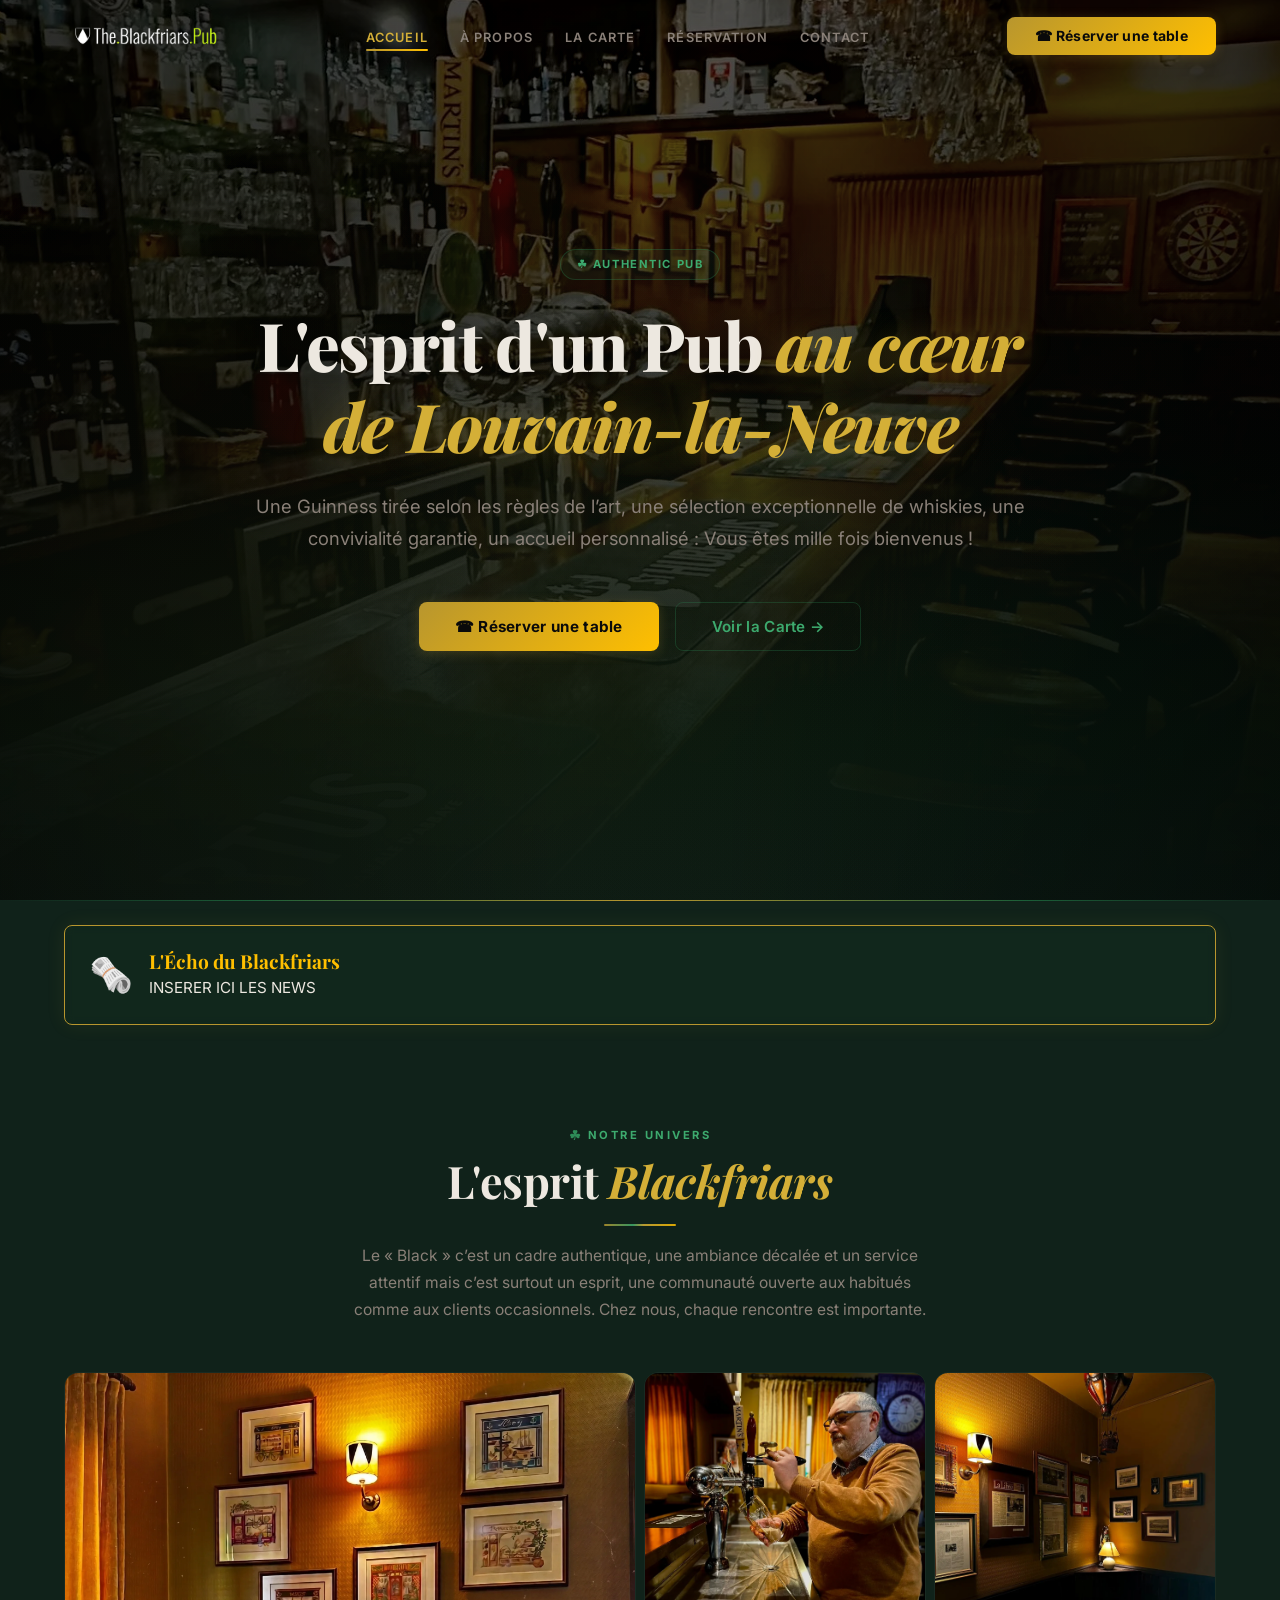
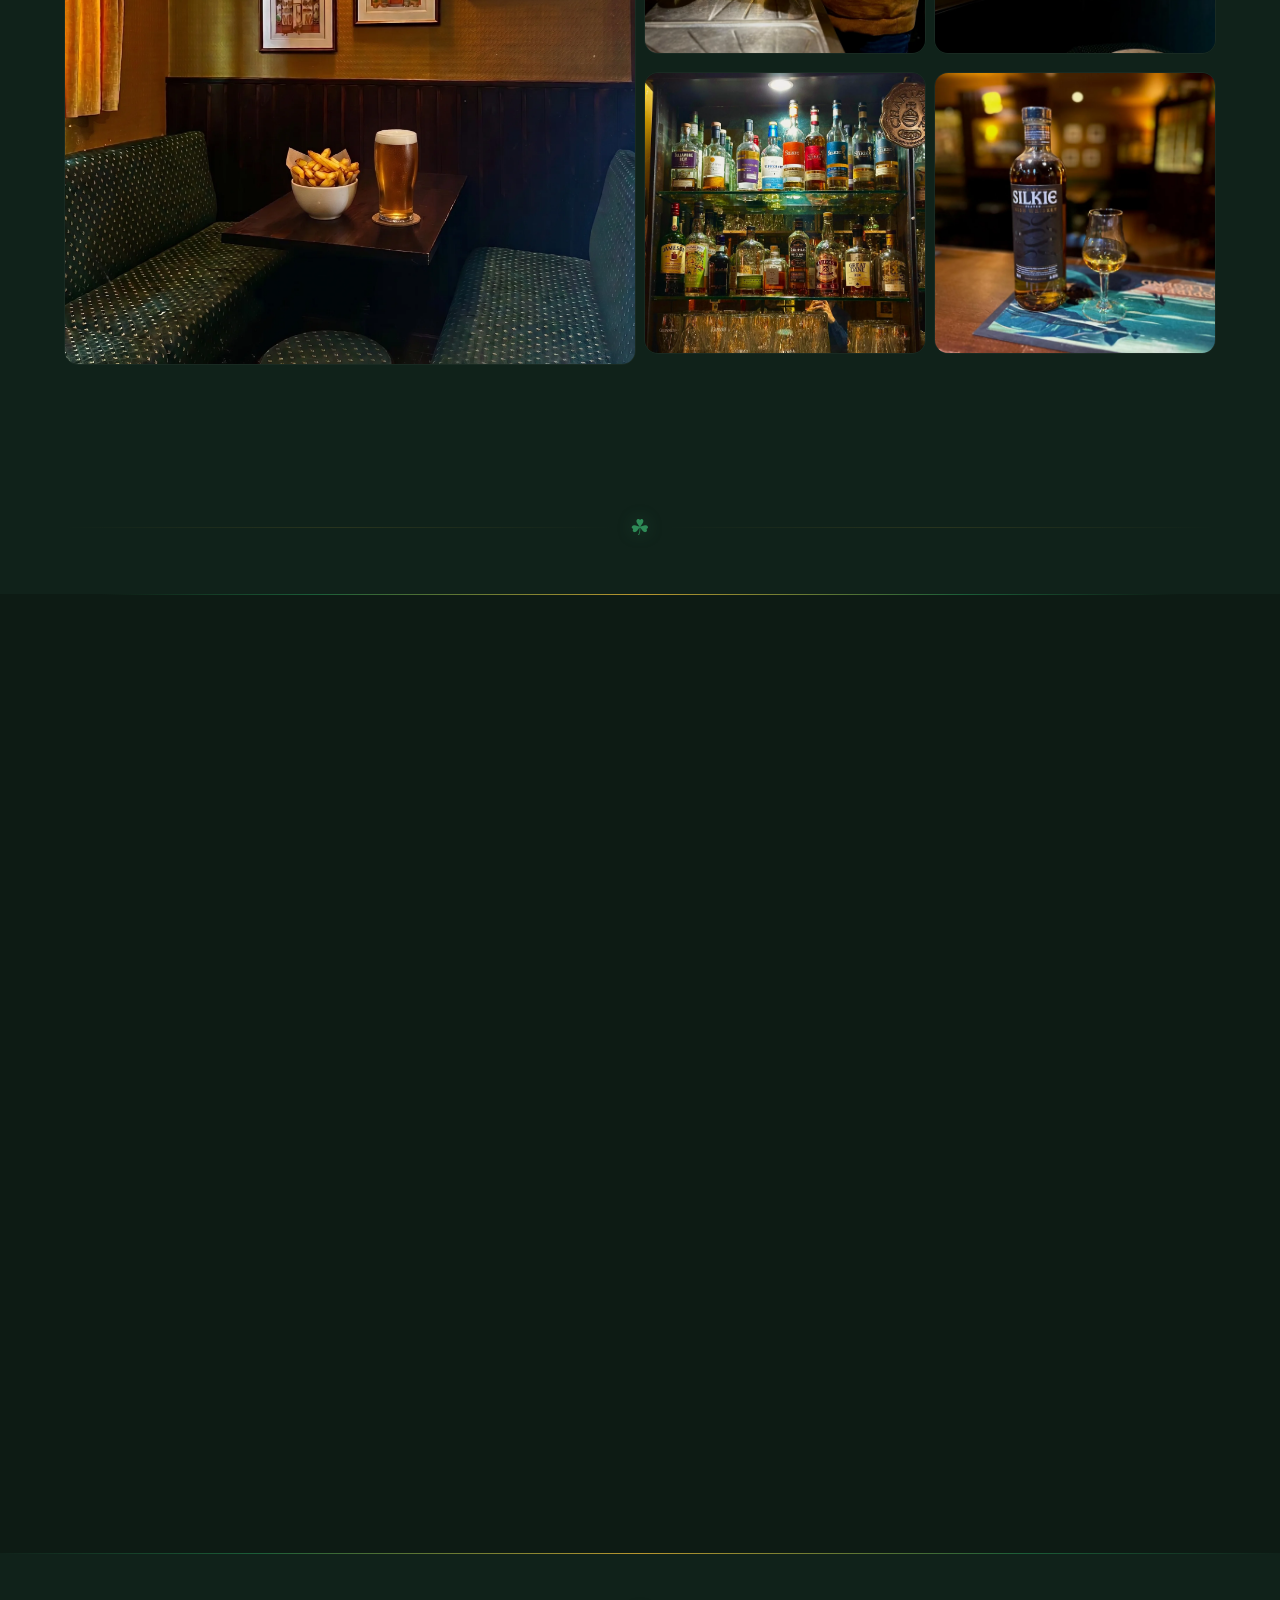
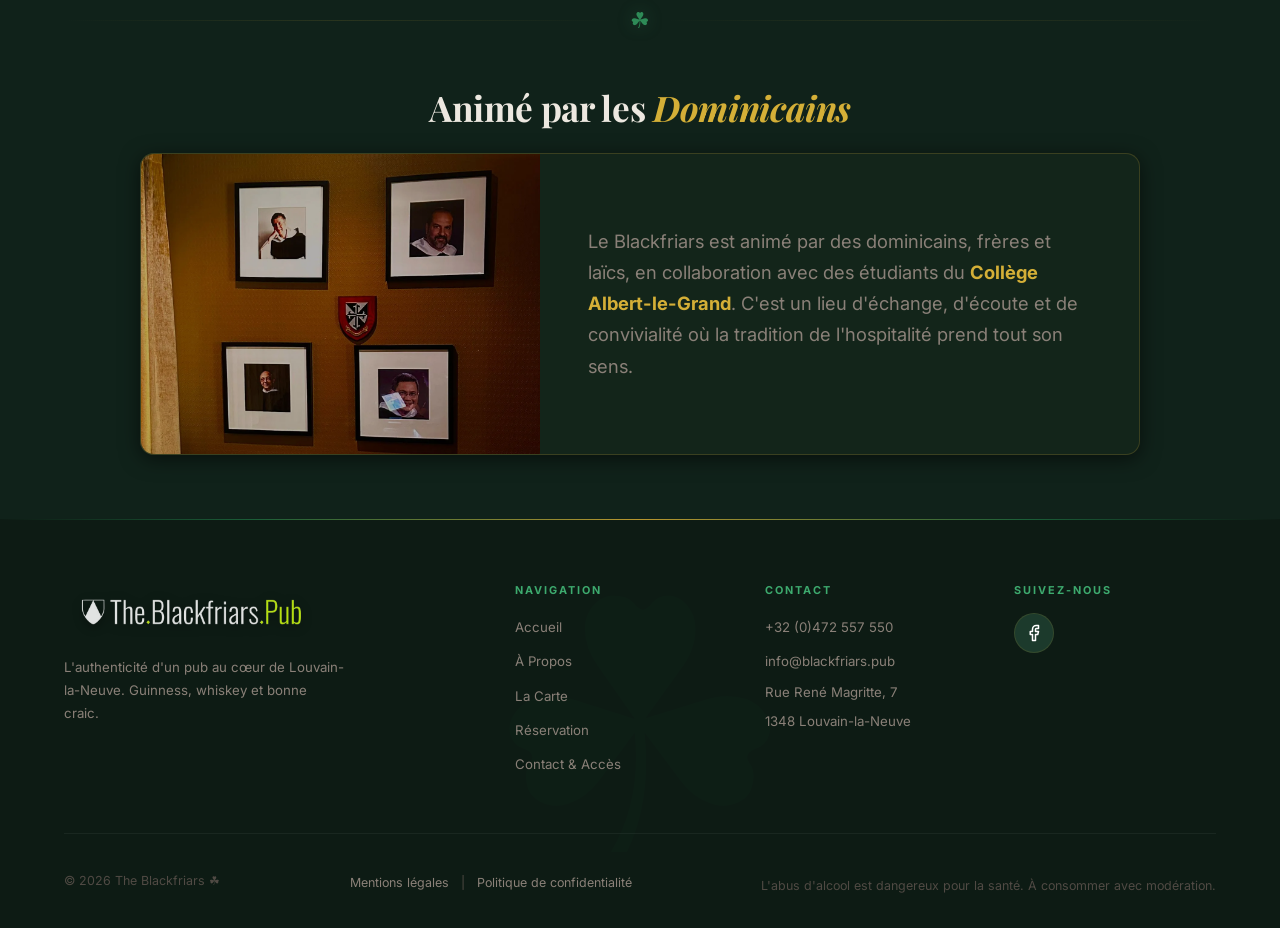
<file: index.html>
<!DOCTYPE html>
<html lang="fr">

<head>
    <meta charset="UTF-8">
    <meta name="viewport" content="width=device-width, initial-scale=1.0">
    <title>The Blackfriars – Irish Pub Authentique à Louvain-la-Neuve</title>
    <meta name="description"
        content="The Blackfriars, l'authenticité d'un pub irlandais au cœur de Louvain-la-Neuve. Guinness, whiskey, live music et quiz nights. Sláinte !">
    <meta name="theme-color" content="#00402E">
    <link rel="icon" type="image/webp" href="assets/logo.webp">

    <!-- Open Graph -->
    <meta property="og:title" content="The Blackfriars – Irish Pub Authentique">
    <meta property="og:description"
        content="L'authenticité d'un pub irlandais au cœur de Louvain-la-Neuve. Guinness, whiskey, live music et bonne craic.">
    <meta property="og:type" content="website">
    <meta property="og:image" content="assets/header.webp">

    <!-- Schema.org JSON-LD -->
    <script type="application/ld+json">
    {
        "@context": "https://schema.org",
        "@type": "BarOrPub",
        "name": "The Blackfriars",
        "description": "Irish Pub authentique au cœur de Louvain-la-Neuve. Guinness, bières pression, whiskey, cocktails, live music et diffusion de matchs.",
        "url": "https://theblackfriars.be",
        "telephone": "+32-472-557-550",
        "email": "info@blackfriars.pub",
        "address": {
            "@type": "PostalAddress",
            "streetAddress": "Rue René Magritte, 7",
            "addressLocality": "Louvain-la-Neuve",
            "postalCode": "1348",
            "addressCountry": "BE"
        },
        "geo": {
            "@type": "GeoCoordinates",
            "latitude": 50.6686,
            "longitude": 4.6118
        },
        "openingHoursSpecification": [
            {"@type": "OpeningHoursSpecification", "dayOfWeek": "Monday", "opens": "16:00", "closes": "00:00"},
            {"@type": "OpeningHoursSpecification", "dayOfWeek": "Tuesday", "opens": "16:00", "closes": "00:00"},
            {"@type": "OpeningHoursSpecification", "dayOfWeek": "Wednesday", "opens": "16:00", "closes": "00:00"},
            {"@type": "OpeningHoursSpecification", "dayOfWeek": "Thursday", "opens": "16:00", "closes": "01:00"},
            {"@type": "OpeningHoursSpecification", "dayOfWeek": "Friday", "opens": "16:00", "closes": "02:00"},
            {"@type": "OpeningHoursSpecification", "dayOfWeek": "Saturday", "opens": "12:00", "closes": "02:00"},
            {"@type": "OpeningHoursSpecification", "dayOfWeek": "Sunday", "opens": "12:00", "closes": "23:00"}
        ],
        "servesCuisine": ["Irish", "British", "Pub Food", "Cocktails"],
        "priceRange": "€€",
        "image": "assets/header.webp",
        "sameAs": [
            "https://www.facebook.com/TheBlackfriarsPub/?locale=fr_FR"
        ],
        "hasMenu": {
            "@type": "Menu",
            "url": "carte.html"
        },
        "acceptsReservations": "True"
    }
    </script>

    <link rel="stylesheet" href="css/style.css">
</head>

<body>

    <!-- ═══ HEADER ═══ -->
    <header class="site-header" id="siteHeader">
        <div class="header-inner">
            <a href="index.html" class="logo" aria-label="The Blackfriars – Accueil">
                <img src="assets/logo-long.webp" alt="The Blackfriars – Irish Pub Logo" class="logo-img">
            </a>

            <nav class="nav-desktop" aria-label="Navigation principale">
                <ul>
                    <li><a href="index.html" class="active">Accueil</a></li>
                    <li><a href="a-propos.html">À Propos</a></li>
                    <li><a href="carte.html">La Carte</a></li>
                    <li><a href="reservation.html">Réservation</a></li>
                    <li><a href="contact.html">Contact</a></li>
                </ul>
            </nav>

            <a href="reservation.html" class="btn btn-primary header-cta" id="headerReserveBtn">
                ☎ Réserver une table
            </a>

            <button class="burger" id="burger" aria-label="Ouvrir le menu" aria-expanded="false">
                <span></span><span></span><span></span>
            </button>
        </div>
    </header>

    <!-- Mobile Nav Overlay -->
    <nav class="nav-mobile" id="mobileNav" aria-label="Navigation mobile">
        <ul>
            <li><a href="index.html" class="active">Accueil</a></li>
            <li><a href="a-propos.html">À Propos</a></li>
            <li><a href="carte.html">La Carte</a></li>
            <li><a href="reservation.html">Réservation</a></li>
            <li><a href="contact.html">Contact</a></li>
        </ul>
        <div class="mobile-cta">
            <a href="reservation.html" class="btn btn-primary btn-lg">☎ Réserver une table</a>
        </div>
    </nav>

    <!-- ═══ HERO ═══ -->
    <section class="hero" id="hero">
        <div class="hero-bg">
            <img src="assets/header.webp" alt="Façade chaleureuse du pub irlandais The Blackfriars la nuit" width="1920"
                height="1080" loading="eager">
        </div>
        <div class="hero-overlay"></div>

        <div class="hero-content">
            <div class="hero-badge">☘ Authentic Pub</div>
            <h1>L'esprit d'un Pub <span class="accent">au cœur de Louvain-la-Neuve</span></h1>
            <p class="hero-subtitle">Une Guinness tirée selon les règles de l’art, une sélection exceptionnelle de whiskies, une convivialité garantie, un accueil personnalisé : Vous êtes mille fois bienvenus !</p>
            <div class="hero-actions">
                <a href="reservation.html" class="btn btn-primary btn-lg">☎ Réserver une table</a>
                <a href="carte.html" class="btn btn-secondary btn-lg">Voir la Carte →</a>
            </div>
        </div>

    </section>

    <!-- ═══ LIGNE DE TRANSITION ═══ -->
    <div style="width: 100%; height: 1px; background: linear-gradient(90deg, transparent, var(--color-irish-dim) 20%, var(--color-gold-dark) 50%, var(--color-irish-dim) 80%, transparent); margin: 0; position: relative;"></div>

    <!-- ═══ L'ÉCHO DU BLACKFRIARS (News) ═══ -->
    <div class="container reveal">
        <div class="echo-block">
            <div class="echo-icon">🗞️</div>
            <div class="echo-content">
                <h3>L'Écho du Blackfriars</h3>
                <p>INSERER ICI LES NEWS</p>
            </div>
        </div>
    </div>

    <!-- ═══ AMBIANCE GALLERY ═══ -->
    <section class="section" id="ambiance">
        <div class="container">
            <div class="text-center reveal">
                <span class="section-label">Notre Univers</span>
                <h2 class="section-title">L'esprit <span class="accent">Blackfriars</span></h2>
                <hr class="gold-line">
                <p class="section-desc">Le « Black » c’est un cadre authentique, une ambiance décalée et un service attentif mais c’est surtout un esprit, une communauté ouverte aux habitués comme aux clients occasionnels. Chez nous, chaque rencontre est importante.</p>
            </div>

            <div class="gallery-grid reveal">
                <div class="gallery-item">
                    <img src="assets/ambiance.webp"
                        alt="Intérieur du pub The Blackfriars, cuir vert, boiseries celtiques et lanterne" width="800"
                        height="450" loading="lazy">
                </div>
                <div class="gallery-item">
                    <img src="assets/img/guinness-tireuse.webp" alt="Pinte de Guinness tirée à la perfection au bar"
                        width="400" height="400" loading="lazy">
                </div>
                <div class="gallery-item">
                    <img src="assets/img/mongolfiere.webp" alt="Groupe de musique folk live au Blackfriars" width="400"
                        height="400" loading="lazy">
                </div>
                <div class="gallery-item">
                    <img src="assets/img/whisky-zoom.webp" alt="Sélection de plats irish du Blackfriars" width="400"
                        height="400" loading="lazy">
                </div>
                <div class="gallery-item">
                    <img src="assets/img/silkie.webp" alt="Cocktail signature au Blackfriars" width="400" height="400"
                        loading="lazy">
                </div>
            </div>
        </div>
    </section>

    <!-- ═══ SHAMROCK DIVIDER ═══ -->
    <div class="container">
        <div class="shamrock-divider">
            <span class="shamrock-icon">☘</span>
        </div>
    </div>




    <!-- ═══ HOURS WIDGET ═══ -->
    <section class="section section-dark" id="horaires">
        <div class="container">
            <div class="text-center reveal">
                <span class="section-label">Horaires</span>
                <h2 class="section-title">Quand nous <span class="accent">retrouver</span></h2>
                <hr class="gold-line">
            </div>

            <div class="hours-widget-container reveal" id="hoursWidget">
                <div class="hours-card">
                    <!-- Status Header -->
                    <div class="hours-status-header status-closed" id="hoursStatusTracker">
                        <span class="pulse-dot"></span>
                        <span class="status-text" id="statusText">Calcul en cours...</span>
                    </div>

                    <!-- Table -->
                    <div class="hours-table" id="hoursTable">
                        <div class="hours-row" data-day="1">
                            <span class="day-name">Lundi</span>
                            <span class="day-time">19h00 — 00h00</span>
                        </div>
                        <div class="hours-row" data-day="2">
                            <span class="day-name">Mardi</span>
                            <span class="day-time">19h00 — 00h00</span>
                        </div>
                        <div class="hours-row" data-day="3">
                            <span class="day-name">Mercredi</span>
                            <span class="day-time">19h00 — 00h00</span>
                        </div>
                        <div class="hours-row" data-day="4">
                            <span class="day-name">Jeudi</span>
                            <span class="day-time">19h00 — 00h00</span>
                        </div>
                        <div class="hours-row" data-day="5">
                            <span class="day-name">Vendredi</span>
                            <span class="day-time">19h00 — 00h00</span>
                        </div>
                        <div class="hours-row closed" data-day="6">
                            <span class="day-name">Samedi</span>
                            <span class="day-time">Fermé</span>
                        </div>
                        <div class="hours-row closed" data-day="0">
                            <span class="day-name">Dimanche</span>
                            <span class="day-time">Fermé</span>
                        </div>
                    </div>

                    <div class="hours-footer">
                        Hors jours fériés et congés universitaires.
                    </div>
                </div>

                <!-- Kitchen section -->
                <div class="kitchen-card">
                    <h3>🍽️ Service Cuisine</h3>
                    <p>Petite restauration de 19h00 à 21h30</p>
                    <p class="kitchen-note">(Réservation souhaitée jusqu'à 18h30 pour le jour même).</p>
                </div>
            </div>
        </div>
    </section>

    <!-- ═══ LIGNE DE TRANSITION ═══ -->
    <div style="width: 100%; height: 1px; background: linear-gradient(90deg, transparent, var(--color-irish-dim) 20%, var(--color-gold-dark) 50%, var(--color-irish-dim) 80%, transparent); margin: 0;"></div>

    <!-- ═══ SHAMROCK DIVIDER ═══ -->
    <div class="container">
        <div class="shamrock-divider">
            <span class="shamrock-icon">☘</span>
        </div>
    </div>

    <!-- ═══ ORDRE DOMINICAIN ═══ -->
    <section class="section" style="padding-bottom: var(--space-3xl); padding-top: 0;">
        <div class="container">
            <div class="text-center reveal" style="margin-bottom: var(--space-lg);">
                <h2 class="section-title" style="font-size: 2.2rem;">Animé par les <span class="accent">Dominicains</span></h2>
            </div>
            
            <div class="reveal" style="display: flex; flex-wrap: wrap; align-items: stretch; max-width: 1000px; margin: 0 auto; background: rgba(212,175,55,0.02); border-radius: var(--radius-lg); border: 1px solid rgba(212,175,55,0.2); overflow: hidden; box-shadow: var(--shadow-md);">
                
                <!-- Image side -->
                <div style="flex: 1 1 40%; min-width: 300px; position: relative; overflow: hidden; min-height: 300px;">
                    <img src="assets/img/dominicains.webp" alt="L'Ordre dominicain" style="position: absolute; top: 0; left: 0; width: 100%; height: 100%; object-fit: cover; object-position: center 15%; filter: brightness(0.9); transition: transform 0.8s ease;" onmouseover="this.style.transform='scale(1.05)'" onmouseout="this.style.transform='scale(1)'" loading="lazy">
                </div>

                <!-- Text side -->
                <div style="flex: 1 1 60%; display: flex; align-items: center; justify-content: center; padding: var(--space-3xl) var(--space-2xl);">
                    <p class="section-desc" style="font-size: 1.15rem; margin-bottom: 0; line-height: 1.7; text-align: left;">
                        Le Blackfriars est animé par des dominicains, frères et laïcs, en collaboration avec des étudiants du <strong style="color: var(--color-gold);">Collège Albert-le-Grand</strong>. C'est un lieu d'échange, d'écoute et de convivialité où la tradition de l'hospitalité prend tout son sens.
                    </p>
                </div>
            </div>
        </div>
    </section>

    <!-- ═══ FOOTER ═══ -->
    <footer class="site-footer">
        <div class="container">
            <div class="footer-grid">
                <div class="footer-brand">
                    <a href="index.html" class="logo">
                        <img src="assets/logo-long.webp" alt="The Blackfriars – Irish Pub Logo" class="logo-img logo-img--footer">
                    </a>
                    <p>L'authenticité d'un pub au cœur de Louvain-la-Neuve. Guinness, whiskey et bonne craic.</p>
                </div>

                <div class="footer-col">
                    <h4>Navigation</h4>
                    <ul>
                        <li><a href="index.html">Accueil</a></li>
                        <li><a href="a-propos.html">À Propos</a></li>
                        <li><a href="carte.html">La Carte</a></li>
                        <li><a href="reservation.html">Réservation</a></li>
                        <li><a href="contact.html">Contact & Accès</a></li>
                    </ul>
                </div>

                <div class="footer-col">
                    <h4>Contact</h4>
                    <ul>
                        <li><a href="tel:+32472557550">+32 (0)472 557 550</a></li>
                        <li><a href="mailto:info@blackfriars.pub">info@blackfriars.pub</a></li>
                        <li>Rue René Magritte, 7</li>
                        <li>1348 Louvain-la-Neuve</li>
                    </ul>
                </div>

                <div class="footer-col">
                    <h4>Suivez-nous</h4>
                    <div class="footer-social">
                        <a href="https://www.facebook.com/TheBlackfriarsPub/?locale=fr_FR" target="_blank" rel="noopener" aria-label="Facebook">
                            <svg xmlns="http://www.w3.org/2000/svg" width="18" height="18" viewBox="0 0 24 24" fill="none" stroke="currentColor" stroke-width="2" stroke-linecap="round" stroke-linejoin="round"><path d="M18 2h-3a5 5 0 0 0-5 5v3H7v4h3v8h4v-8h3l1-4h-4V7a1 1 0 0 1 1-1h3z"></path></svg>
                        </a>
                    </div>
                </div>
            </div>

            <div class="footer-bottom">
                <p>© 2026 The Blackfriars  ☘</p>
                <p style="margin-top: 5px;">
                    <a href="mentions-legales.html" style="color: var(--color-text-muted); transition: color var(--transition-fast);" onmouseover="this.style.color='var(--color-gold)'" onmouseout="this.style.color='var(--color-text-muted)'">Mentions légales</a>
                    <span style="color: var(--color-text-dim); margin: 0 8px;">|</span>
                    <a href="politique-de-confidentialite.html" style="color: var(--color-text-muted); transition: color var(--transition-fast);" onmouseover="this.style.color='var(--color-gold)'" onmouseout="this.style.color='var(--color-text-muted)'">Politique de confidentialité</a>
                </p>
                <p style="margin-top: 10px;">L'abus d'alcool est dangereux pour la santé. À consommer avec modération.</p>
            </div>
        </div>
    </footer>

    <!-- ═══ STICKY CTA BAR (Mobile) ═══ -->
    <div class="sticky-cta" id="stickyCta">
        <a href="tel:+32472557550" class="btn btn-primary">☎ Appeler</a>
        <a href="https://maps.google.com/?q=Rue+René+Magritte+7+1348+Louvain-la-Neuve" target="_blank" rel="noopener"
            class="btn btn-secondary">📍 Y aller</a>
        <a href="reservation.html" class="btn btn-outline-copper">Réserver</a>
    </div>

    <script src="js/main.js"></script>
</body>

</html>
</file>
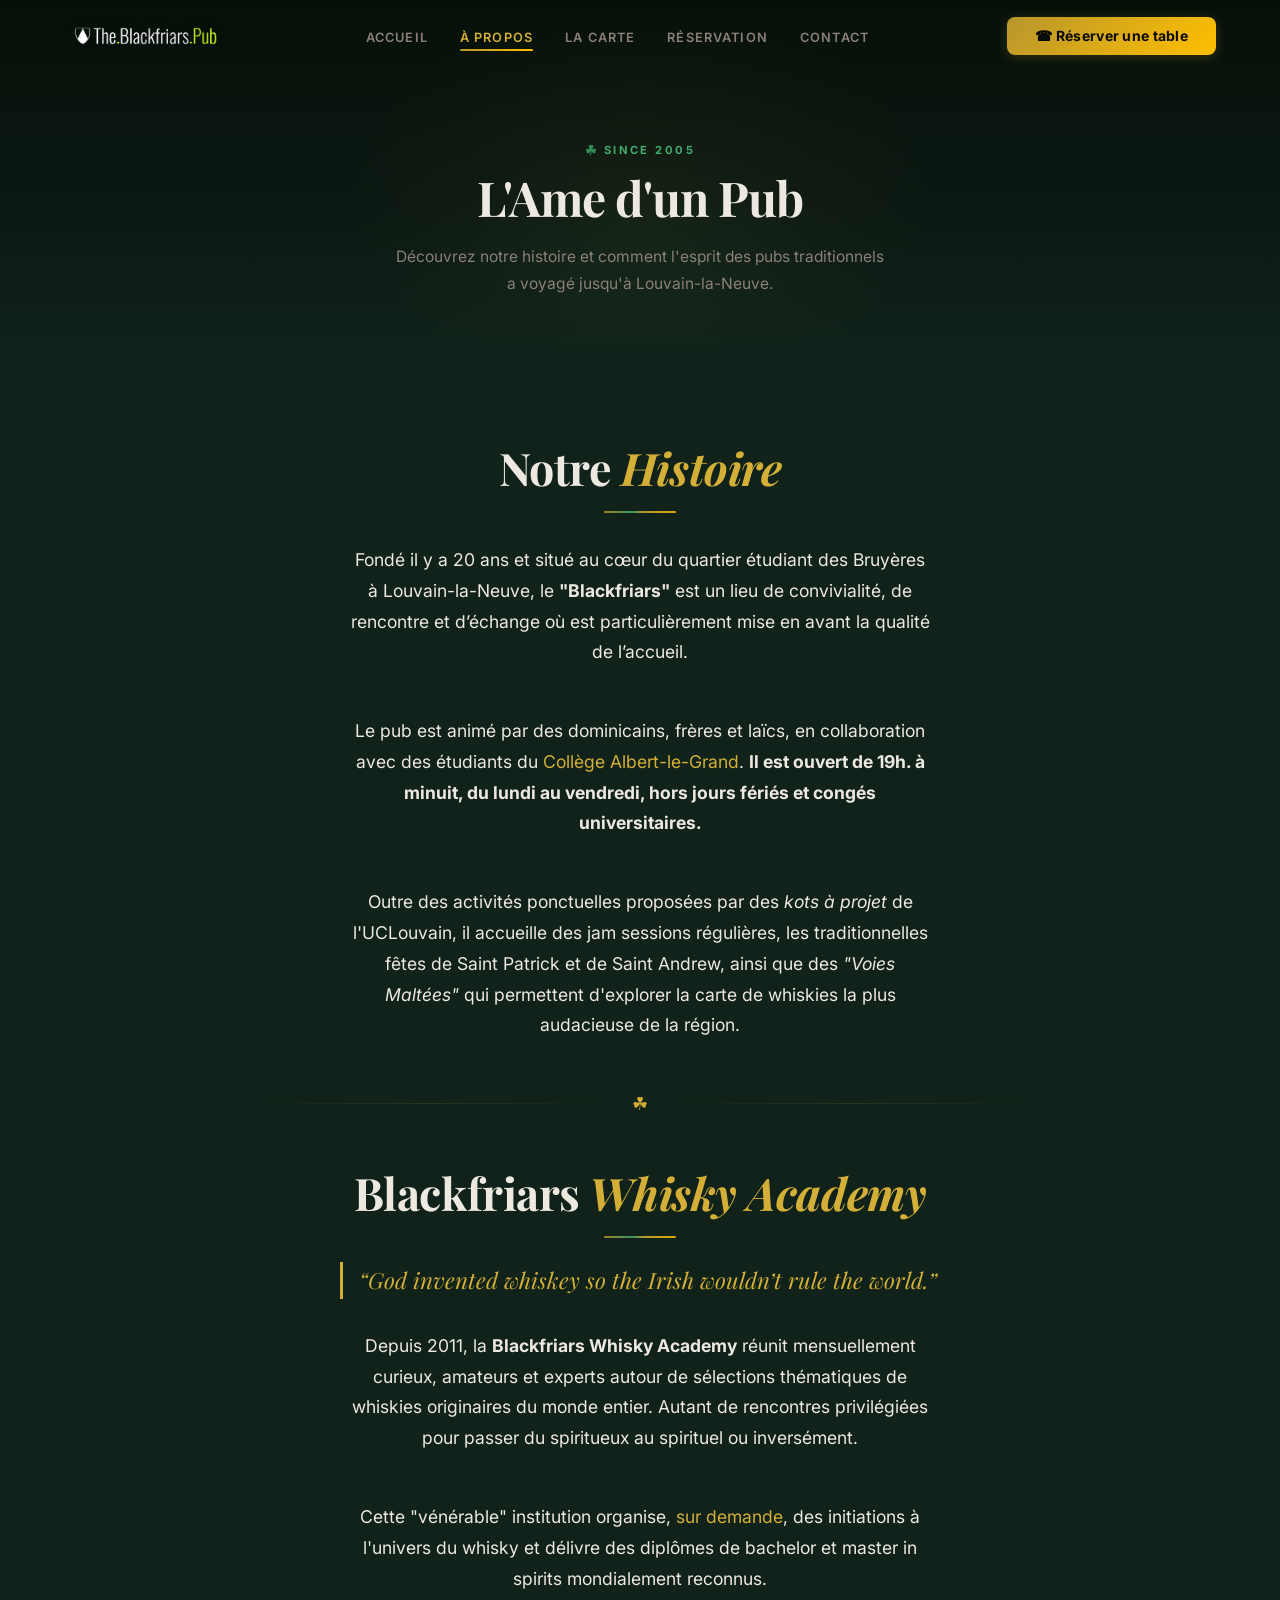
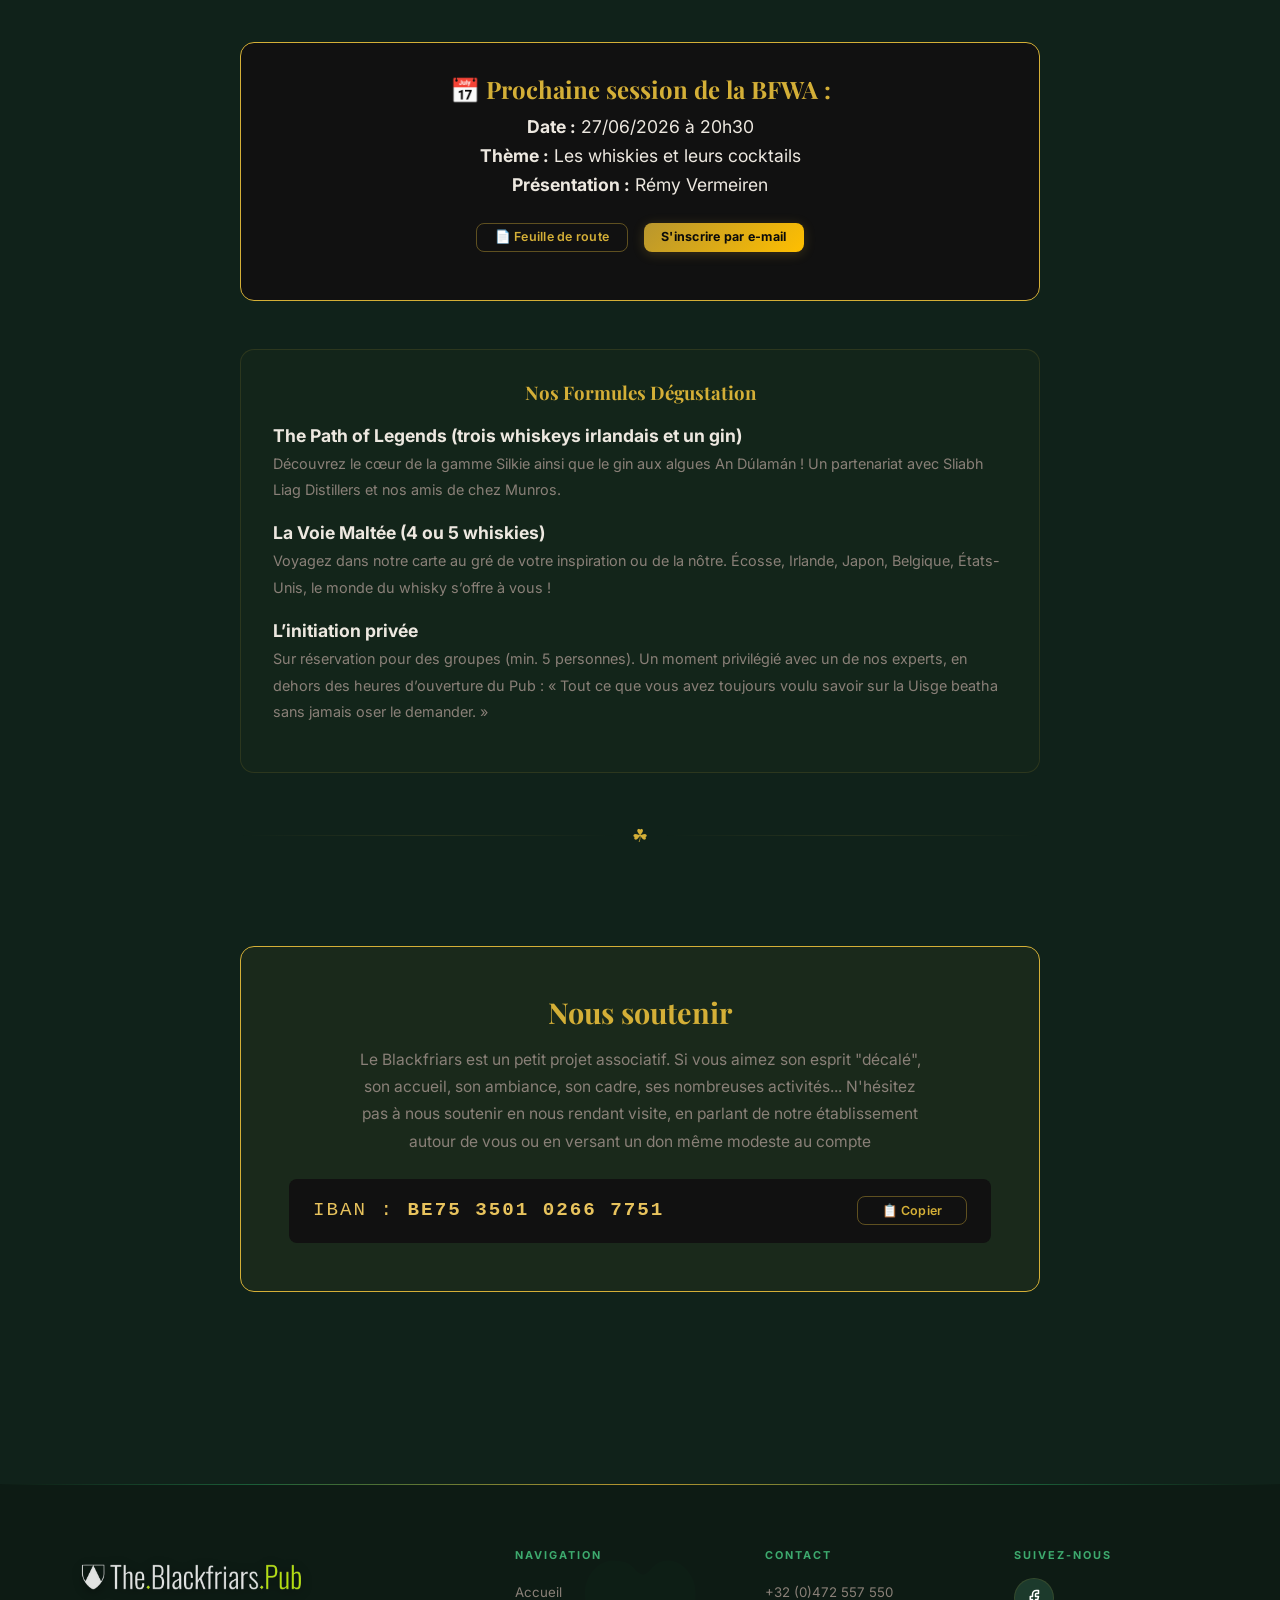
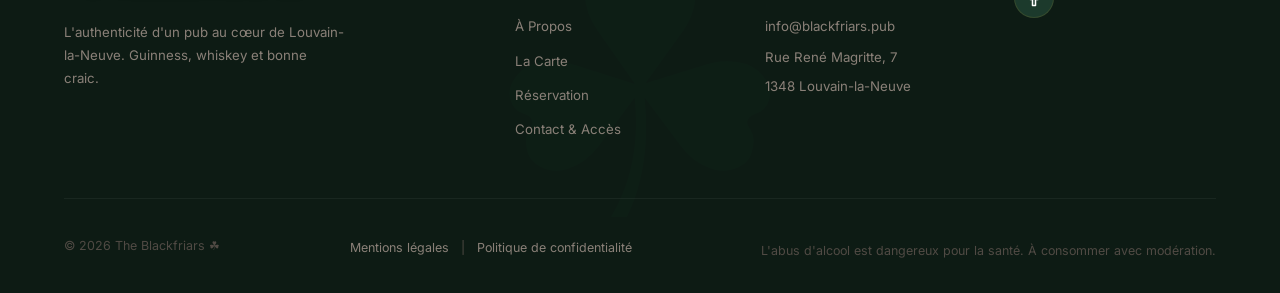
<file: a-propos.html>
<!DOCTYPE html>
<html lang="fr">
<head>
    <meta charset="UTF-8">
    <meta name="viewport" content="width=device-width, initial-scale=1.0">
    <title>Notre Histoire – The Blackfriars | Irish Pub Authentique</title>
    <meta name="description" content="Découvrez l'histoire de The Blackfriars, le pub irlandais authentique de Louvain-la-Neuve. Tradition, passion et convivialité.">
    <meta name="theme-color" content="#00402E">
    <link rel="icon" type="image/webp" href="assets/logo.webp">
    <link rel="stylesheet" href="css/style.css">
</head>
<body>

    <!-- ═══ HEADER ═══ -->
    <header class="site-header" id="siteHeader">
        <div class="header-inner">
            <a href="index.html" class="logo" aria-label="The Blackfriars – Accueil">
                <img src="assets/logo-long.webp" alt="The Blackfriars – Irish Pub Logo" class="logo-img">
            </a>
            <nav class="nav-desktop" aria-label="Navigation principale">
                <ul>
                    <li><a href="index.html">Accueil</a></li>
                    <li><a href="a-propos.html" class="active">À Propos</a></li>
                    <li><a href="carte.html">La Carte</a></li>
                    <li><a href="reservation.html">Réservation</a></li>
                    <li><a href="contact.html">Contact</a></li>
                </ul>
            </nav>
            <a href="reservation.html" class="btn btn-primary header-cta">☎ Réserver une table</a>
            <button class="burger" id="burger" aria-label="Ouvrir le menu"><span></span><span></span><span></span></button>
        </div>
    </header>

    <nav class="nav-mobile" id="mobileNav" aria-label="Navigation mobile">
        <ul>
            <li><a href="index.html">Accueil</a></li>
            <li><a href="a-propos.html" class="active">À Propos</a></li>
            <li><a href="carte.html">La Carte</a></li>
            <li><a href="reservation.html">Réservation</a></li>
            <li><a href="contact.html">Contact</a></li>
        </ul>
        <div class="mobile-cta">
            <a href="reservation.html" class="btn btn-primary btn-lg">☎ Réserver une table</a>
        </div>
    </nav>

    <!-- ═══ PAGE HERO ═══ -->
    <section class="page-hero">
        <div class="container">
            <span class="section-label">Since 2005</span>
            <h1>L'Ame d'un <span class="accent">Pub</span></h1>
            <p>Découvrez notre histoire et comment l'esprit des pubs traditionnels a voyagé jusqu'à Louvain-la-Neuve.</p>
        </div>
    </section>

    <!-- ═══ STORY & ACADEMY SECTION ═══ -->
    <section class="section">
        <div class="container">
            <div class="text-center reveal-onload" style="max-width: 800px; margin: 0 auto;">
                <h2 class="section-title">Notre <span class="accent">Histoire</span></h2>
                <hr class="gold-line">
                <p class="section-desc" style="font-size: 1.1rem; margin-top: var(--space-xl); text-align: center; color: var(--color-text); margin-left: auto; margin-right: auto;">
                    Fondé il y a 20 ans et situé au cœur du quartier étudiant des Bruyères à Louvain-la-Neuve, le <strong>"Blackfriars"</strong> est un lieu de convivialité, de rencontre et d’échange où est particulièrement mise en avant la qualité de l’accueil.
                </p>
                <p class="section-desc" style="font-size: 1.1rem; text-align: center; color: var(--color-text); margin-left: auto; margin-right: auto;">
                    Le pub est animé par des dominicains, frères et laïcs, en collaboration avec des étudiants du <a href="https://www.dominicains.be/fr/louvain-la-neuve/college-albert-le-grand" target="_blank" rel="noopener" style="color: var(--color-gold);">Collège Albert-le-Grand</a>. <strong>Il est ouvert de 19h. à minuit, du lundi au vendredi, hors jours fériés et congés universitaires.</strong>
                </p>
                <p class="section-desc" style="font-size: 1.1rem; text-align: center; color: var(--color-text); margin-left: auto; margin-right: auto;">
                    Outre des activités ponctuelles proposées par des <em>kots à projet</em> de l'UCLouvain, il accueille des jam sessions régulières, les traditionnelles fêtes de Saint Patrick et de Saint Andrew, ainsi que des <em>"Voies Maltées"</em> qui permettent d'explorer la carte de whiskies la plus audacieuse de la région.
                </p>
                
                <div class="divider"><span class="divider-icon">☘</span></div>

                <h2 class="section-title">Blackfriars <span class="accent">Whisky Academy</span></h2>
                <hr class="gold-line">
                <blockquote style="font-family: var(--font-heading); font-size: 1.4rem; color: var(--color-gold); font-style: italic; margin: var(--space-lg) auto var(--space-xl); border-left: 3px solid var(--color-gold); padding-left: var(--space-md); text-align: left; max-width: 600px;">
                    “God invented whiskey so the Irish wouldn’t rule the world.”
                </blockquote>
                <p class="section-desc" style="font-size: 1.1rem; text-align: center; color: var(--color-text); margin-left: auto; margin-right: auto;">
                    Depuis 2011, la <strong>Blackfriars Whisky Academy</strong> réunit mensuellement curieux, amateurs et experts autour de sélections thématiques de whiskies originaires du monde entier. Autant de rencontres privilégiées pour passer du spiritueux au spirituel ou inversément.
                </p>
                <p class="section-desc" style="font-size: 1.1rem; text-align: center; color: var(--color-text); margin-left: auto; margin-right: auto;">
                    Cette "vénérable" institution organise, <a href="reservation.html" style="color: var(--color-gold);">sur demande</a>, des initiations à l'univers du whisky et délivre des diplômes de bachelor et master in spirits mondialement reconnus.
                </p>

                <div style="background: #111; border: 1px solid var(--color-gold); padding: var(--space-xl); border-radius: var(--radius-lg); margin: var(--space-2xl) 0; text-align: center;">
                    <h3 style="color: var(--color-gold); font-family: var(--font-heading); margin-bottom: var(--space-sm); font-size: 1.5rem;">📅 Prochaine session de la BFWA :</h3>
                    <p style="color: var(--color-text); font-size: 1.1rem; margin-bottom: 0;"><strong>Date :</strong> 27/06/2026 à 20h30</p>
                    <p style="color: var(--color-text); font-size: 1.1rem; margin-bottom: 0;"><strong>Thème :</strong> Les whiskies et leurs cocktails</p>
                    <p style="color: var(--color-text); font-size: 1.1rem; margin-bottom: var(--space-lg);"><strong>Présentation :</strong> Rémy Vermeiren</p>
                    <div style="display: flex; justify-content: center; gap: var(--space-md); flex-wrap: wrap; margin-bottom: var(--space-md);">
                        <a href="https://docs.google.com/document/d/1rR-P0hO7UL5EDocbFjz9c1XVbg4jO_27gONm5S1ZCb4/edit?usp=sharing" target="_blank" rel="noopener" class="btn btn-outline-copper btn-sm">📄 Feuille de route</a>
                        <a href="mailto:blackfriarswhiskyacademy@gmail.com?subject=Inscription%20Whisky%20Academy" class="btn btn-primary btn-sm">S'inscrire par e-mail</a>
                    </div>
                </div>

                <div style="background: rgba(212,175,55,0.02); border: 1px solid var(--color-border); padding: var(--space-xl); border-radius: var(--radius-lg); margin: var(--space-2xl) 0; text-align: left;">
                    <h3 style="color: var(--color-gold); font-family: var(--font-heading); margin-bottom: var(--space-md); text-align: center;">Nos Formules Dégustation</h3>
                    
                    <div style="margin-bottom: var(--space-md);">
                        <strong style="color: var(--color-text); font-size: 1.1rem;">The Path of Legends (trois whiskeys irlandais et un gin)</strong><br>
                        <span style="color: var(--color-text-muted); font-size: 0.9rem;">Découvrez le cœur de la gamme Silkie ainsi que le gin aux algues An Dúlamán ! Un partenariat avec Sliabh Liag Distillers et nos amis de chez Munros.</span>
                    </div>

                    <div style="margin-bottom: var(--space-md);">
                        <strong style="color: var(--color-text); font-size: 1.1rem;">La Voie Maltée (4 ou 5 whiskies)</strong><br>
                        <span style="color: var(--color-text-muted); font-size: 0.9rem;">Voyagez dans notre carte au gré de votre inspiration ou de la nôtre. Écosse, Irlande, Japon, Belgique, États-Unis, le monde du whisky s’offre à vous !</span>
                    </div>

                    <div style="margin-bottom: var(--space-md);">
                        <strong style="color: var(--color-text); font-size: 1.1rem;">L’initiation privée</strong><br>
                        <span style="color: var(--color-text-muted); font-size: 0.9rem;">Sur réservation pour des groupes (min. 5 personnes). Un moment privilégié avec un de nos experts, en dehors des heures d’ouverture du Pub : « Tout ce que vous avez toujours voulu savoir sur la Uisge beatha sans jamais oser le demander. »</span>
                    </div>
                </div>

                <div class="divider"><span class="divider-icon">☘</span></div>

                <div style="background: rgba(212,175,55,0.05); border: 1px solid var(--color-gold); padding: var(--space-2xl); border-radius: var(--radius-lg); margin: var(--space-4xl) 0;">
                    <h3 style="color: var(--color-gold); font-family: var(--font-heading); font-size: 1.8rem; margin-bottom: var(--space-md);">Nous soutenir</h3>
                    <p class="section-desc" style="margin-bottom: var(--space-lg);">
                        Le Blackfriars est un petit projet associatif. Si vous aimez son esprit "décalé", son accueil, son ambiance, son cadre, ses nombreuses activités... N'hésitez pas à nous soutenir en nous rendant visite, en parlant de notre établissement autour de vous ou en versant un don même modeste au compte
                    </p>
                    <div style="background: #111; padding: var(--space-md) var(--space-lg); border-radius: var(--radius-md); font-family: monospace; font-size: 1.2rem; color: #E8C35D; letter-spacing: 2px; display: flex; align-items: center; justify-content: space-between; gap: var(--space-md); flex-wrap: wrap;">
                        <span>IBAN : <strong id="ibanValue">BE75 3501 0266 7751</strong></span>
                        <button id="copyIbanBtn" class="btn btn-outline-copper btn-sm" style="min-width: 110px; display: inline-flex; align-items: center; justify-content: center; gap: var(--space-xs);" aria-label="Copier l'IBAN">
                            📋 Copier
                        </button>
                    </div>
                </div>
            </div>
        </div>
    </section>

    <!-- ═══ FOOTER ═══ -->
    <footer class="site-footer">
        <div class="container">
            <div class="footer-grid">
                <div class="footer-brand">
                    <a href="index.html" class="logo">
                        <img src="assets/logo-long.webp" alt="The Blackfriars – Irish Pub Logo" class="logo-img logo-img--footer">
                    </a>
                    <p>L'authenticité d'un pub au cœur de Louvain-la-Neuve. Guinness, whiskey et bonne craic.</p>
                </div>
                <div class="footer-col">
                    <h4>Navigation</h4>
                    <ul>
                        <li><a href="index.html">Accueil</a></li>
                        <li><a href="a-propos.html">À Propos</a></li>
                        <li><a href="carte.html">La Carte</a></li>
                        <li><a href="reservation.html">Réservation</a></li>
                        <li><a href="contact.html">Contact & Accès</a></li>
                    </ul>
                </div>
                <div class="footer-col">
                    <h4>Contact</h4>
                    <ul>
                        <li><a href="tel:+32472557550">+32 (0)472 557 550</a></li>
                        <li><a href="mailto:info@blackfriars.pub">info@blackfriars.pub</a></li>
                        <li>Rue René Magritte, 7</li>
                        <li>1348 Louvain-la-Neuve</li>
                    </ul>
                </div>
                <div class="footer-col">
                    <h4>Suivez-nous</h4>
                    <div class="footer-social">
                        <a href="https://www.facebook.com/TheBlackfriarsPub/?locale=fr_FR" target="_blank" rel="noopener" aria-label="Facebook">
                            <svg xmlns="http://www.w3.org/2000/svg" width="18" height="18" viewBox="0 0 24 24" fill="none" stroke="currentColor" stroke-width="2" stroke-linecap="round" stroke-linejoin="round"><path d="M18 2h-3a5 5 0 0 0-5 5v3H7v4h3v8h4v-8h3l1-4h-4V7a1 1 0 0 1 1-1h3z"></path></svg>
                        </a>
                    </div>
                </div>
            </div>
            <div class="footer-bottom">
                <p>© 2026 The Blackfriars  ☘</p>
                <p style="margin-top: 5px;">
                    <a href="mentions-legales.html" style="color: var(--color-text-muted); transition: color var(--transition-fast);" onmouseover="this.style.color='var(--color-gold)'" onmouseout="this.style.color='var(--color-text-muted)'">Mentions légales</a>
                    <span style="color: var(--color-text-dim); margin: 0 8px;">|</span>
                    <a href="politique-de-confidentialite.html" style="color: var(--color-text-muted); transition: color var(--transition-fast);" onmouseover="this.style.color='var(--color-gold)'" onmouseout="this.style.color='var(--color-text-muted)'">Politique de confidentialité</a>
                </p>
                <p style="margin-top: 10px;">L'abus d'alcool est dangereux pour la santé. À consommer avec modération.</p>
            </div>
        </div>
    </footer>
    
    <!-- Sticky CTA -->
    <div class="sticky-cta">
        <a href="tel:+32472557550" class="btn btn-primary">☎ Appeler</a>
        <a href="https://maps.google.com/?q=Rue+René+Magritte+7+1348+Louvain-la-Neuve" target="_blank" rel="noopener" class="btn btn-secondary">📍 Y aller</a>
        <a href="reservation.html" class="btn btn-outline-copper">Réserver</a>
    </div>

    <script src="js/main.js"></script>
</body>
</html>
</file>
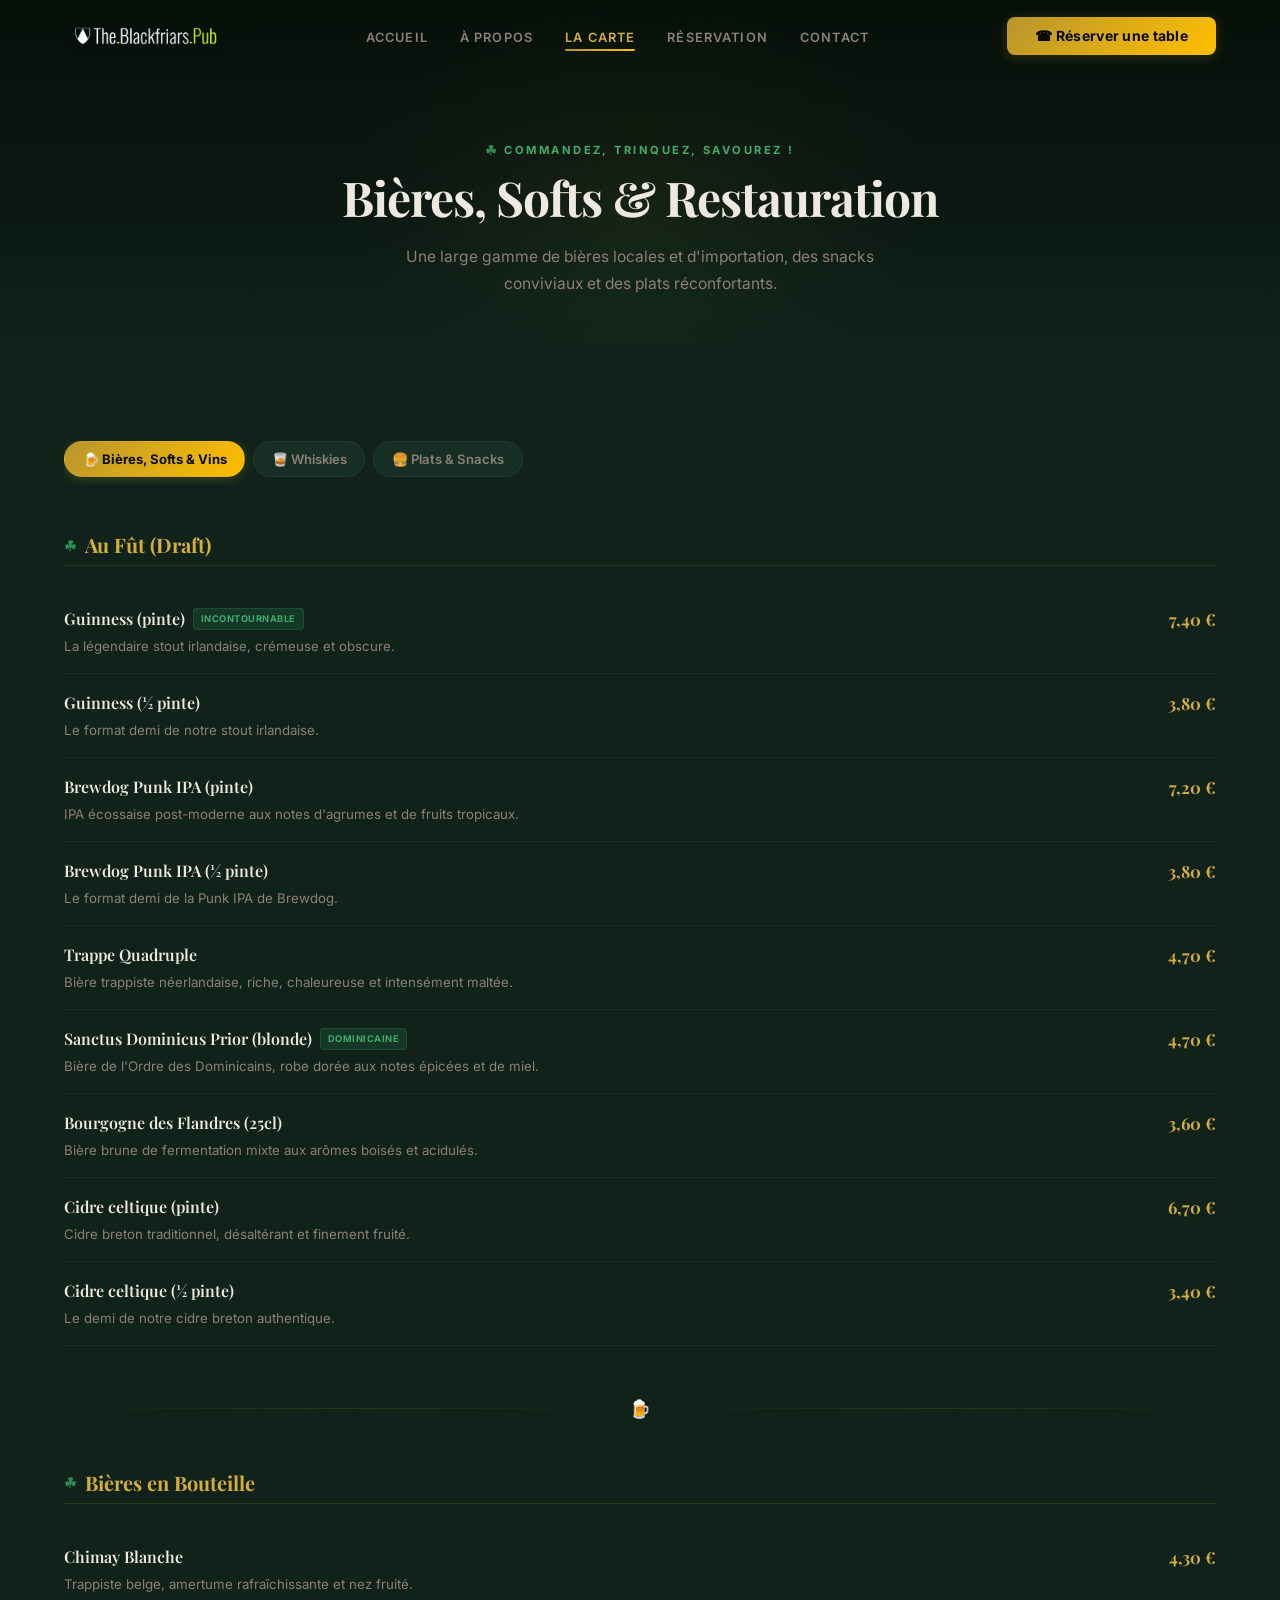
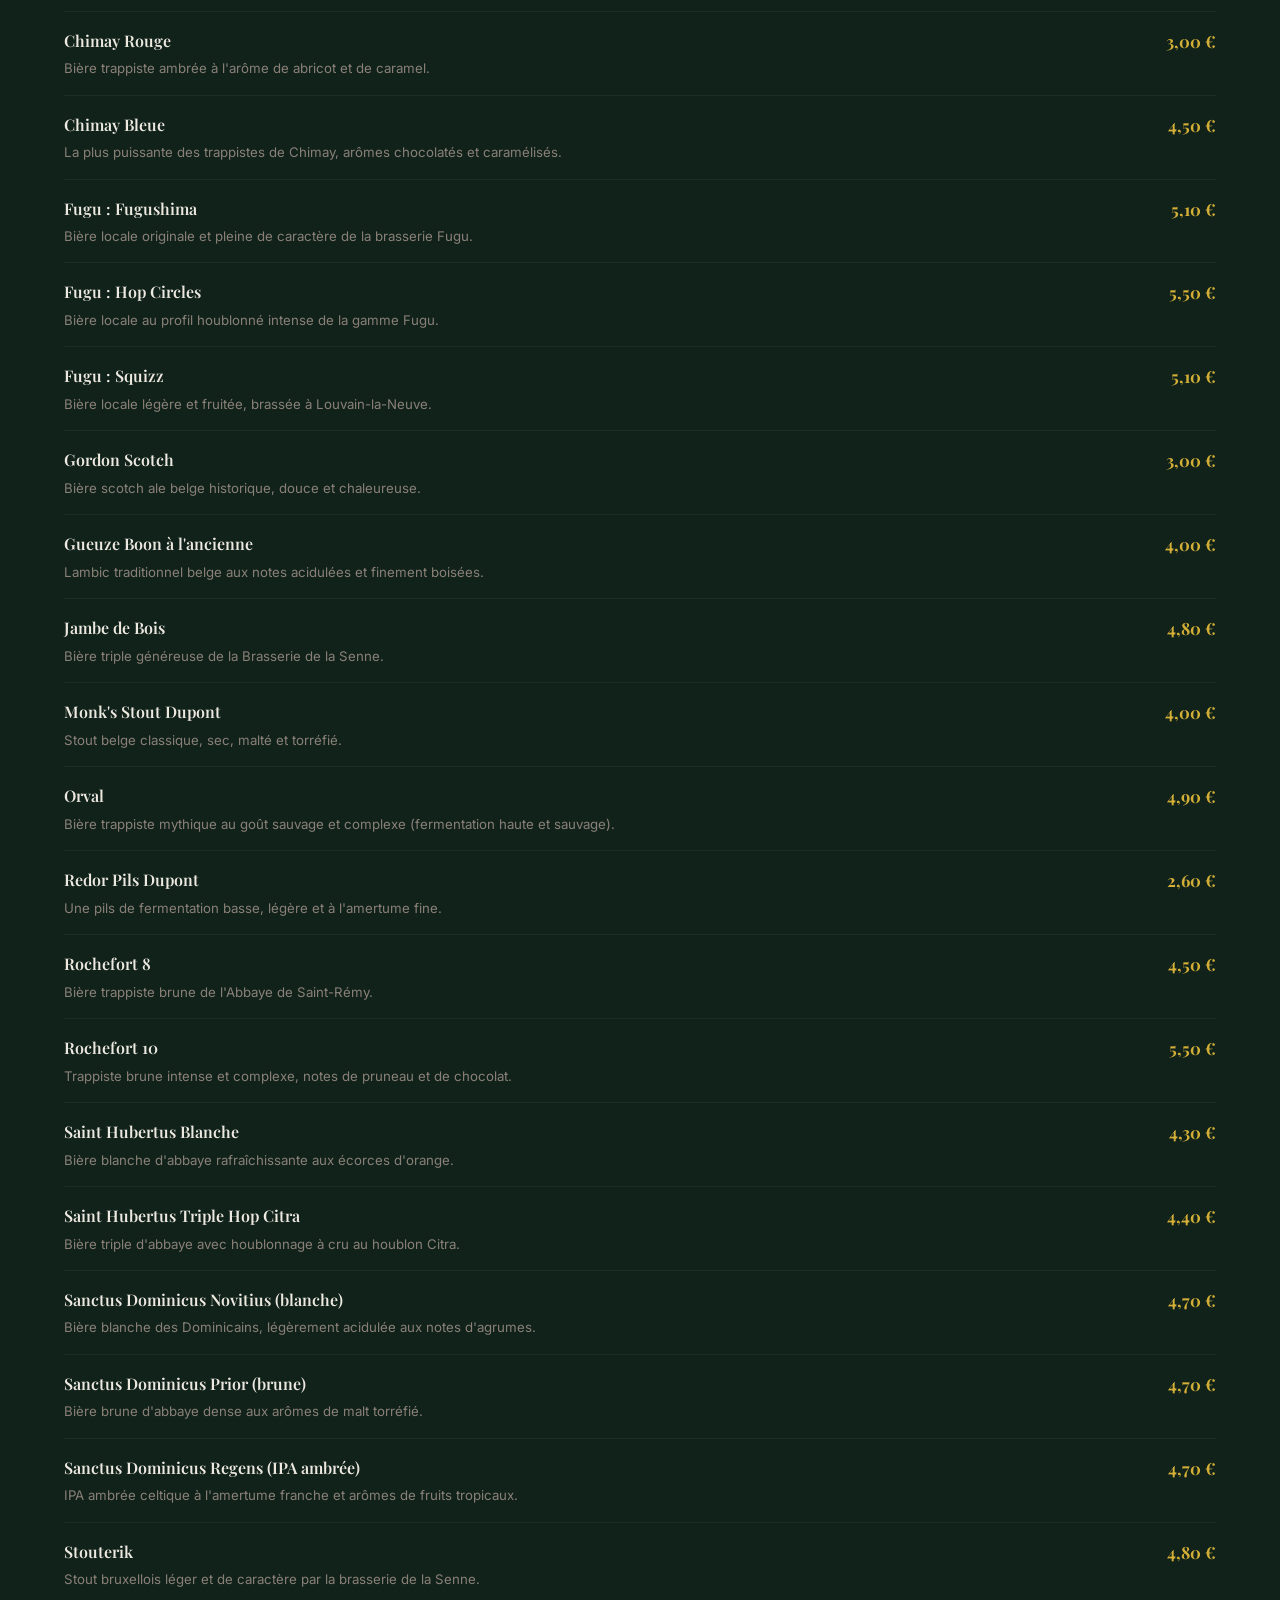
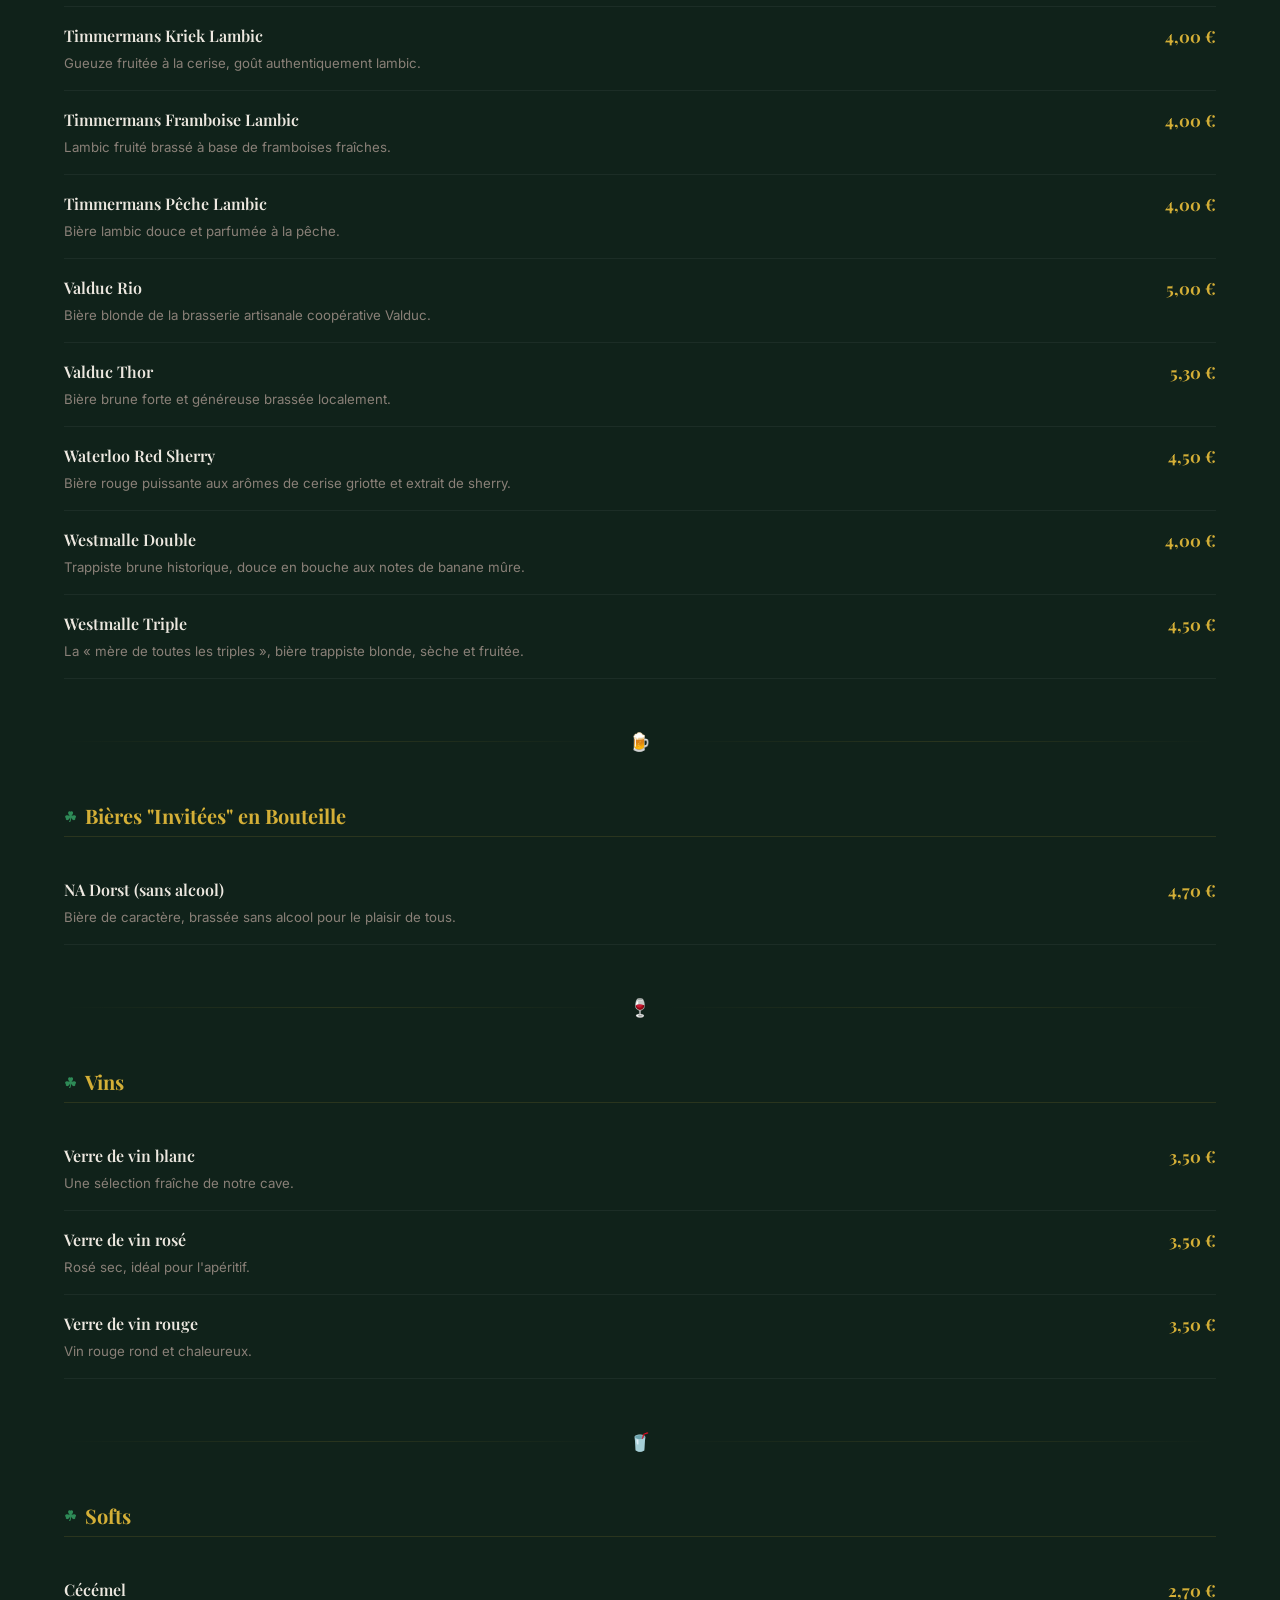
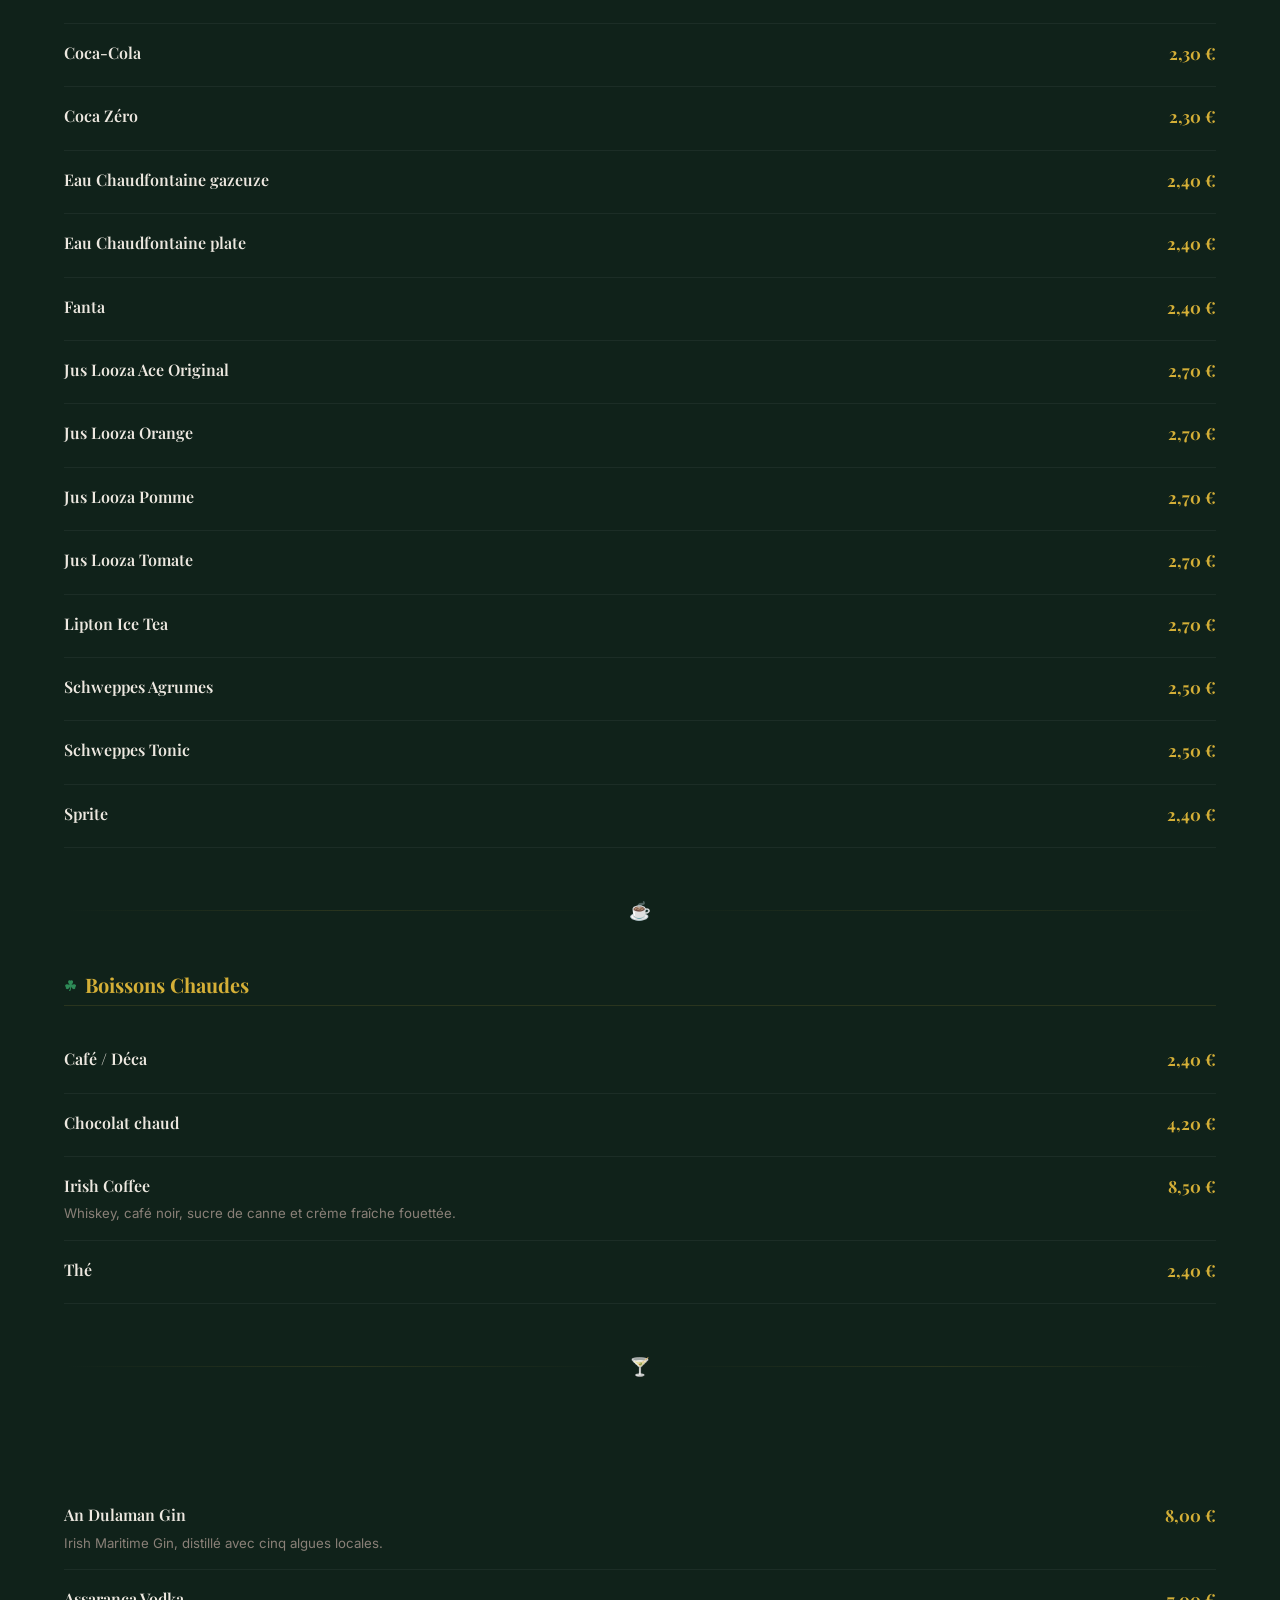
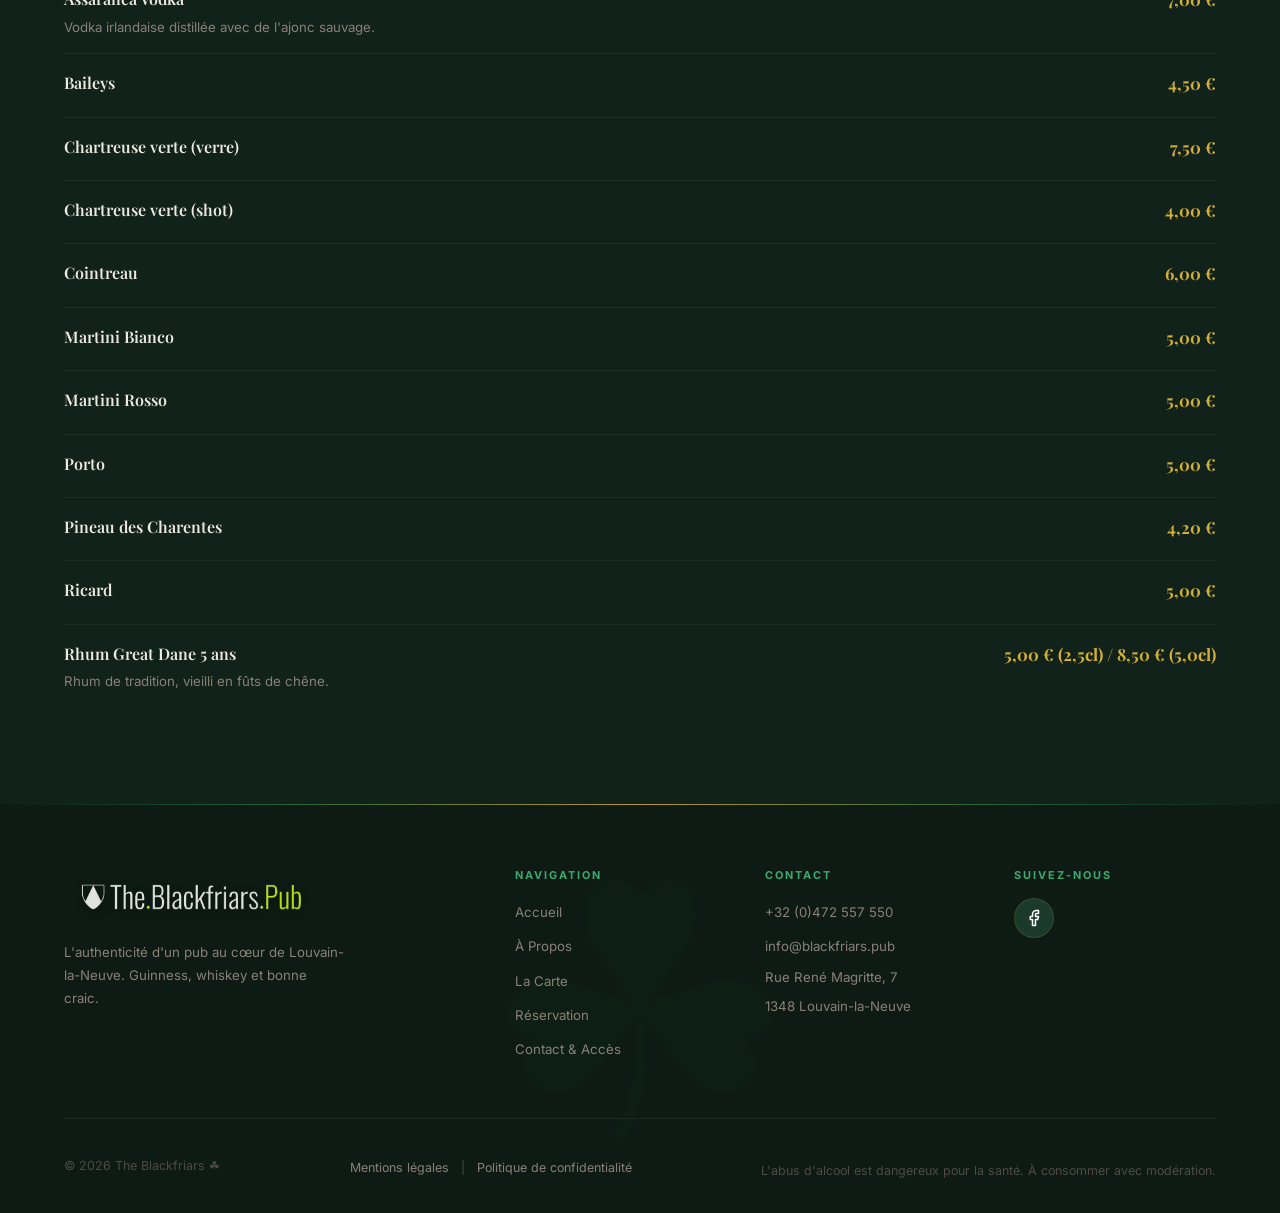
<file: carte.html>
<!DOCTYPE html>
<html lang="fr">
<head>
    <meta charset="UTF-8">
    <meta name="viewport" content="width=device-width, initial-scale=1.0">
    <title>La Carte – Bières, Whiskies & Restauration | The Blackfriars</title>
    <meta name="description" content="Découvrez notre carte complète : bières au fût, sélection de bouteilles, softs, vins, notre immense carte de whiskies (Single Malts, Irish, etc.) et notre restauration.">
    <meta name="theme-color" content="#00402E">
    <link rel="icon" type="image/webp" href="assets/logo.webp">

    <script type="application/ld+json">
    {
        "@context": "https://schema.org",
        "@type": "Menu",
        "name": "La Carte – The Blackfriars",
        "description": "Bières pression, bouteilles, vins, softs, spiritueux, snacks et plats maison.",
        "hasMenuSection": [
            {
                "@type": "MenuSection",
                "name": "Bières au fût",
                "hasMenuItem": [
                    {"@type": "MenuItem", "name": "Guinness (pinte)", "offers": {"@type": "Offer", "price": "7.40", "priceCurrency": "EUR"}},
                    {"@type": "MenuItem", "name": "Trappe Quadruple", "offers": {"@type": "Offer", "price": "4.70", "priceCurrency": "EUR"}}
                ]
            },
            {
                "@type": "MenuSection",
                "name": "Plats",
                "hasMenuItem": [
                    {"@type": "MenuItem", "name": "Fish and chips", "offers": {"@type": "Offer", "price": "16.00", "priceCurrency": "EUR"}}
                ]
            }
        ]
    }
    </script>

    <link rel="stylesheet" href="css/style.css">
</head>
<body>

    <!-- ═══ HEADER ═══ -->
    <header class="site-header" id="siteHeader">
        <div class="header-inner">
            <a href="index.html" class="logo" aria-label="The Blackfriars – Accueil">
                <img src="assets/logo-long.webp" alt="The Blackfriars – Irish Pub Logo" class="logo-img">
            </a>
            <nav class="nav-desktop" aria-label="Navigation principale">
                <ul>
                    <li><a href="index.html">Accueil</a></li>
                    <li><a href="a-propos.html">À Propos</a></li>
                    <li><a href="carte.html" class="active">La Carte</a></li>
                    <li><a href="reservation.html">Réservation</a></li>
                    <li><a href="contact.html">Contact</a></li>
                </ul>
            </nav>
            <a href="reservation.html" class="btn btn-primary header-cta">☎ Réserver une table</a>
            <button class="burger" id="burger" aria-label="Ouvrir le menu"><span></span><span></span><span></span></button>
        </div>
    </header>

    <nav class="nav-mobile" id="mobileNav" aria-label="Navigation mobile">
        <ul>
            <li><a href="index.html">Accueil</a></li>
            <li><a href="a-propos.html">À Propos</a></li>
            <li><a href="carte.html" class="active">La Carte</a></li>
            <li><a href="reservation.html">Réservation</a></li>
            <li><a href="contact.html">Contact</a></li>
        </ul>
        <div class="mobile-cta">
            <a href="reservation.html" class="btn btn-primary btn-lg">☎ Réserver une table</a>
        </div>
    </nav>

    <!-- ═══ PAGE HERO ═══ -->
    <section class="page-hero">
        <div class="container">
            <span class="section-label">Commandez, trinquez, savourez !</span>
            <h1>Bières, Softs <span class="accent">& Restauration</span></h1>
            <p>Une large gamme de bières locales et d'importation, des snacks conviviaux et des plats réconfortants.</p>
        </div>
    </section>

    <!-- ═══ MENU ═══ -->
    <section class="section" id="menuSection">
        <div class="container">

            <!-- Tabs -->
            <div class="menu-tabs reveal" role="tablist">
                <button class="menu-tab active" data-tab="bieres" role="tab" aria-selected="true">🍺 Bières, Softs & Vins</button>
                <button class="menu-tab" data-tab="whiskies" role="tab" aria-selected="false">🥃 Whiskies</button>
                <button class="menu-tab" data-tab="food" role="tab" aria-selected="false">🍔 Plats & Snacks</button>
            </div>

            <!-- ── Bières, Softs & Vins ── -->
            <div class="menu-category active" id="bieres">
                
                <!-- Section Au Fût -->
                <h3 class="menu-section-title reveal">Au Fût (Draft)</h3>
                
                <div class="menu-item reveal">
                    <div class="menu-item-info">
                        <div class="menu-item-name">Guinness (pinte) <span class="menu-item-badge">Incontournable</span></div>
                        <div class="menu-item-desc">La légendaire stout irlandaise, crémeuse et obscure.</div>
                    </div>
                    <div class="menu-item-price">7,40 €</div>
                </div>
                
                <div class="menu-item reveal">
                    <div class="menu-item-info">
                        <div class="menu-item-name">Guinness (½ pinte)</div>
                        <div class="menu-item-desc">Le format demi de notre stout irlandaise.</div>
                    </div>
                    <div class="menu-item-price">3,80 €</div>
                </div>

                <div class="menu-item reveal">
                    <div class="menu-item-info">
                        <div class="menu-item-name">Brewdog Punk IPA (pinte)</div>
                        <div class="menu-item-desc">IPA écossaise post-moderne aux notes d'agrumes et de fruits tropicaux.</div>
                    </div>
                    <div class="menu-item-price">7,20 €</div>
                </div>

                <div class="menu-item reveal">
                    <div class="menu-item-info">
                        <div class="menu-item-name">Brewdog Punk IPA (½ pinte)</div>
                        <div class="menu-item-desc">Le format demi de la Punk IPA de Brewdog.</div>
                    </div>
                    <div class="menu-item-price">3,80 €</div>
                </div>

                <div class="menu-item reveal">
                    <div class="menu-item-info">
                        <div class="menu-item-name">Trappe Quadruple</div>
                        <div class="menu-item-desc">Bière trappiste néerlandaise, riche, chaleureuse et intensément maltée.</div>
                    </div>
                    <div class="menu-item-price">4,70 €</div>
                </div>

                <div class="menu-item reveal">
                    <div class="menu-item-info">
                        <div class="menu-item-name">Sanctus Dominicus Prior (blonde) <span class="menu-item-badge">Dominicaine</span></div>
                        <div class="menu-item-desc">Bière de l'Ordre des Dominicains, robe dorée aux notes épicées et de miel.</div>
                    </div>
                    <div class="menu-item-price">4,70 €</div>
                </div>

                <div class="menu-item reveal">
                    <div class="menu-item-info">
                        <div class="menu-item-name">Bourgogne des Flandres (25cl)</div>
                        <div class="menu-item-desc">Bière brune de fermentation mixte aux arômes boisés et acidulés.</div>
                    </div>
                    <div class="menu-item-price">3,60 €</div>
                </div>

                <div class="menu-item reveal">
                    <div class="menu-item-info">
                        <div class="menu-item-name">Cidre celtique (pinte)</div>
                        <div class="menu-item-desc">Cidre breton traditionnel, désaltérant et finement fruité.</div>
                    </div>
                    <div class="menu-item-price">6,70 €</div>
                </div>

                <div class="menu-item reveal">
                    <div class="menu-item-info">
                        <div class="menu-item-name">Cidre celtique (½ pinte)</div>
                        <div class="menu-item-desc">Le demi de notre cidre breton authentique.</div>
                    </div>
                    <div class="menu-item-price">3,40 €</div>
                </div>

                <div class="divider"><span class="divider-icon">🍺</span></div>

                <!-- Section Bières en bouteille -->
                <h3 class="menu-section-title reveal">Bières en Bouteille</h3>
                
                <div class="menu-item reveal">
                    <div class="menu-item-info">
                        <div class="menu-item-name">Chimay Blanche</div>
                        <div class="menu-item-desc">Trappiste belge, amertume rafraîchissante et nez fruité.</div>
                    </div>
                    <div class="menu-item-price">4,30 €</div>
                </div>

                <div class="menu-item reveal">
                    <div class="menu-item-info">
                        <div class="menu-item-name">Chimay Rouge</div>
                        <div class="menu-item-desc">Bière trappiste ambrée à l'arôme de abricot et de caramel.</div>
                    </div>
                    <div class="menu-item-price">3,00 €</div>
                </div>

                <div class="menu-item reveal">
                    <div class="menu-item-info">
                        <div class="menu-item-name">Chimay Bleue</div>
                        <div class="menu-item-desc">La plus puissante des trappistes de Chimay, arômes chocolatés et caramélisés.</div>
                    </div>
                    <div class="menu-item-price">4,50 €</div>
                </div>

                <div class="menu-item reveal">
                    <div class="menu-item-info">
                        <div class="menu-item-name">Fugu : Fugushima</div>
                        <div class="menu-item-desc">Bière locale originale et pleine de caractère de la brasserie Fugu.</div>
                    </div>
                    <div class="menu-item-price">5,10 €</div>
                </div>

                <div class="menu-item reveal">
                    <div class="menu-item-info">
                        <div class="menu-item-name">Fugu : Hop Circles</div>
                        <div class="menu-item-desc">Bière locale au profil houblonné intense de la gamme Fugu.</div>
                    </div>
                    <div class="menu-item-price">5,50 €</div>
                </div>

                <div class="menu-item reveal">
                    <div class="menu-item-info">
                        <div class="menu-item-name">Fugu : Squizz</div>
                        <div class="menu-item-desc">Bière locale légère et fruitée, brassée à Louvain-la-Neuve.</div>
                    </div>
                    <div class="menu-item-price">5,10 €</div>
                </div>

                <div class="menu-item reveal">
                    <div class="menu-item-info">
                        <div class="menu-item-name">Gordon Scotch</div>
                        <div class="menu-item-desc">Bière scotch ale belge historique, douce et chaleureuse.</div>
                    </div>
                    <div class="menu-item-price">3,00 €</div>
                </div>

                <div class="menu-item reveal">
                    <div class="menu-item-info">
                        <div class="menu-item-name">Gueuze Boon à l'ancienne</div>
                        <div class="menu-item-desc">Lambic traditionnel belge aux notes acidulées et finement boisées.</div>
                    </div>
                    <div class="menu-item-price">4,00 €</div>
                </div>

                <div class="menu-item reveal">
                    <div class="menu-item-info">
                        <div class="menu-item-name">Jambe de Bois</div>
                        <div class="menu-item-desc">Bière triple généreuse de la Brasserie de la Senne.</div>
                    </div>
                    <div class="menu-item-price">4,80 €</div>
                </div>

                <div class="menu-item reveal">
                    <div class="menu-item-info">
                        <div class="menu-item-name">Monk's Stout Dupont</div>
                        <div class="menu-item-desc">Stout belge classique, sec, malté et torréfié.</div>
                    </div>
                    <div class="menu-item-price">4,00 €</div>
                </div>

                <div class="menu-item reveal">
                    <div class="menu-item-info">
                        <div class="menu-item-name">Orval</div>
                        <div class="menu-item-desc">Bière trappiste mythique au goût sauvage et complexe (fermentation haute et sauvage).</div>
                    </div>
                    <div class="menu-item-price">4,90 €</div>
                </div>

                <div class="menu-item reveal">
                    <div class="menu-item-info">
                        <div class="menu-item-name">Redor Pils Dupont</div>
                        <div class="menu-item-desc">Une pils de fermentation basse, légère et à l'amertume fine.</div>
                    </div>
                    <div class="menu-item-price">2,60 €</div>
                </div>

                <div class="menu-item reveal">
                    <div class="menu-item-info">
                        <div class="menu-item-name">Rochefort 8</div>
                        <div class="menu-item-desc">Bière trappiste brune de l'Abbaye de Saint-Rémy.</div>
                    </div>
                    <div class="menu-item-price">4,50 €</div>
                </div>

                <div class="menu-item reveal">
                    <div class="menu-item-info">
                        <div class="menu-item-name">Rochefort 10</div>
                        <div class="menu-item-desc">Trappiste brune intense et complexe, notes de pruneau et de chocolat.</div>
                    </div>
                    <div class="menu-item-price">5,50 €</div>
                </div>

                <div class="menu-item reveal">
                    <div class="menu-item-info">
                        <div class="menu-item-name">Saint Hubertus Blanche</div>
                        <div class="menu-item-desc">Bière blanche d'abbaye rafraîchissante aux écorces d'orange.</div>
                    </div>
                    <div class="menu-item-price">4,30 €</div>
                </div>

                <div class="menu-item reveal">
                    <div class="menu-item-info">
                        <div class="menu-item-name">Saint Hubertus Triple Hop Citra</div>
                        <div class="menu-item-desc">Bière triple d'abbaye avec houblonnage à cru au houblon Citra.</div>
                    </div>
                    <div class="menu-item-price">4,40 €</div>
                </div>

                <div class="menu-item reveal">
                    <div class="menu-item-info">
                        <div class="menu-item-name">Sanctus Dominicus Novitius (blanche)</div>
                        <div class="menu-item-desc">Bière blanche des Dominicains, légèrement acidulée aux notes d'agrumes.</div>
                    </div>
                    <div class="menu-item-price">4,70 €</div>
                </div>

                <div class="menu-item reveal">
                    <div class="menu-item-info">
                        <div class="menu-item-name">Sanctus Dominicus Prior (brune)</div>
                        <div class="menu-item-desc">Bière brune d'abbaye dense aux arômes de malt torréfié.</div>
                    </div>
                    <div class="menu-item-price">4,70 €</div>
                </div>

                <div class="menu-item reveal">
                    <div class="menu-item-info">
                        <div class="menu-item-name">Sanctus Dominicus Regens (IPA ambrée)</div>
                        <div class="menu-item-desc">IPA ambrée celtique à l'amertume franche et arômes de fruits tropicaux.</div>
                    </div>
                    <div class="menu-item-price">4,70 €</div>
                </div>

                <div class="menu-item reveal">
                    <div class="menu-item-info">
                        <div class="menu-item-name">Stouterik</div>
                        <div class="menu-item-desc">Stout bruxellois léger et de caractère par la brasserie de la Senne.</div>
                    </div>
                    <div class="menu-item-price">4,80 €</div>
                </div>

                <div class="menu-item reveal">
                    <div class="menu-item-info">
                        <div class="menu-item-name">Timmermans Kriek Lambic</div>
                        <div class="menu-item-desc">Gueuze fruitée à la cerise, goût authentiquement lambic.</div>
                    </div>
                    <div class="menu-item-price">4,00 €</div>
                </div>

                <div class="menu-item reveal">
                    <div class="menu-item-info">
                        <div class="menu-item-name">Timmermans Framboise Lambic</div>
                        <div class="menu-item-desc">Lambic fruité brassé à base de framboises fraîches.</div>
                    </div>
                    <div class="menu-item-price">4,00 €</div>
                </div>

                <div class="menu-item reveal">
                    <div class="menu-item-info">
                        <div class="menu-item-name">Timmermans Pêche Lambic</div>
                        <div class="menu-item-desc">Bière lambic douce et parfumée à la pêche.</div>
                    </div>
                    <div class="menu-item-price">4,00 €</div>
                </div>

                <div class="menu-item reveal">
                    <div class="menu-item-info">
                        <div class="menu-item-name">Valduc Rio</div>
                        <div class="menu-item-desc">Bière blonde de la brasserie artisanale coopérative Valduc.</div>
                    </div>
                    <div class="menu-item-price">5,00 €</div>
                </div>

                <div class="menu-item reveal">
                    <div class="menu-item-info">
                        <div class="menu-item-name">Valduc Thor</div>
                        <div class="menu-item-desc">Bière brune forte et généreuse brassée localement.</div>
                    </div>
                    <div class="menu-item-price">5,30 €</div>
                </div>

                <div class="menu-item reveal">
                    <div class="menu-item-info">
                        <div class="menu-item-name">Waterloo Red Sherry</div>
                        <div class="menu-item-desc">Bière rouge puissante aux arômes de cerise griotte et extrait de sherry.</div>
                    </div>
                    <div class="menu-item-price">4,50 €</div>
                </div>

                <div class="menu-item reveal">
                    <div class="menu-item-info">
                        <div class="menu-item-name">Westmalle Double</div>
                        <div class="menu-item-desc">Trappiste brune historique, douce en bouche aux notes de banane mûre.</div>
                    </div>
                    <div class="menu-item-price">4,00 €</div>
                </div>

                <div class="menu-item reveal">
                    <div class="menu-item-info">
                        <div class="menu-item-name">Westmalle Triple</div>
                        <div class="menu-item-desc">La « mère de toutes les triples », bière trappiste blonde, sèche et fruitée.</div>
                    </div>
                    <div class="menu-item-price">4,50 €</div>
                </div>

                <div class="divider"><span class="divider-icon">🍺</span></div>

                <!-- Section Bières invitées -->
                <h3 class="menu-section-title reveal">Bières "Invitées" en Bouteille</h3>

                <div class="menu-item reveal">
                    <div class="menu-item-info">
                        <div class="menu-item-name">NA Dorst (sans alcool)</div>
                        <div class="menu-item-desc">Bière de caractère, brassée sans alcool pour le plaisir de tous.</div>
                    </div>
                    <div class="menu-item-price">4,70 €</div>
                </div>

                <div class="divider"><span class="divider-icon">🍷</span></div>

                <!-- Section Vins -->
                <h3 class="menu-section-title reveal">Vins</h3>

                <div class="menu-item reveal">
                    <div class="menu-item-info">
                        <div class="menu-item-name">Verre de vin blanc</div>
                        <div class="menu-item-desc">Une sélection fraîche de notre cave.</div>
                    </div>
                    <div class="menu-item-price">3,50 €</div>
                </div>

                <div class="menu-item reveal">
                    <div class="menu-item-info">
                        <div class="menu-item-name">Verre de vin rosé</div>
                        <div class="menu-item-desc">Rosé sec, idéal pour l'apéritif.</div>
                    </div>
                    <div class="menu-item-price">3,50 €</div>
                </div>

                <div class="menu-item reveal">
                    <div class="menu-item-info">
                        <div class="menu-item-name">Verre de vin rouge</div>
                        <div class="menu-item-desc">Vin rouge rond et chaleureux.</div>
                    </div>
                    <div class="menu-item-price">3,50 €</div>
                </div>

                <div class="divider"><span class="divider-icon">🥤</span></div>

                <!-- Section Softs -->
                <h3 class="menu-section-title reveal">Softs</h3>

                <div class="menu-item reveal">
                    <div class="menu-item-info">
                        <div class="menu-item-name">Cécémel</div>
                    </div>
                    <div class="menu-item-price">2,70 €</div>
                </div>

                <div class="menu-item reveal">
                    <div class="menu-item-info">
                        <div class="menu-item-name">Coca-Cola</div>
                    </div>
                    <div class="menu-item-price">2,30 €</div>
                </div>

                <div class="menu-item reveal">
                    <div class="menu-item-info">
                        <div class="menu-item-name">Coca Zéro</div>
                    </div>
                    <div class="menu-item-price">2,30 €</div>
                </div>

                <div class="menu-item reveal">
                    <div class="menu-item-info">
                        <div class="menu-item-name">Eau Chaudfontaine gazeuze</div>
                    </div>
                    <div class="menu-item-price">2,40 €</div>
                </div>

                <div class="menu-item reveal">
                    <div class="menu-item-info">
                        <div class="menu-item-name">Eau Chaudfontaine plate</div>
                    </div>
                    <div class="menu-item-price">2,40 €</div>
                </div>

                <div class="menu-item reveal">
                    <div class="menu-item-info">
                        <div class="menu-item-name">Fanta</div>
                    </div>
                    <div class="menu-item-price">2,40 €</div>
                </div>

                <div class="menu-item reveal">
                    <div class="menu-item-info">
                        <div class="menu-item-name">Jus Looza Ace Original</div>
                    </div>
                    <div class="menu-item-price">2,70 €</div>
                </div>

                <div class="menu-item reveal">
                    <div class="menu-item-info">
                        <div class="menu-item-name">Jus Looza Orange</div>
                    </div>
                    <div class="menu-item-price">2,70 €</div>
                </div>

                <div class="menu-item reveal">
                    <div class="menu-item-info">
                        <div class="menu-item-name">Jus Looza Pomme</div>
                    </div>
                    <div class="menu-item-price">2,70 €</div>
                </div>

                <div class="menu-item reveal">
                    <div class="menu-item-info">
                        <div class="menu-item-name">Jus Looza Tomate</div>
                    </div>
                    <div class="menu-item-price">2,70 €</div>
                </div>

                <div class="menu-item reveal">
                    <div class="menu-item-info">
                        <div class="menu-item-name">Lipton Ice Tea</div>
                    </div>
                    <div class="menu-item-price">2,70 €</div>
                </div>

                <div class="menu-item reveal">
                    <div class="menu-item-info">
                        <div class="menu-item-name">Schweppes Agrumes</div>
                    </div>
                    <div class="menu-item-price">2,50 €</div>
                </div>

                <div class="menu-item reveal">
                    <div class="menu-item-info">
                        <div class="menu-item-name">Schweppes Tonic</div>
                    </div>
                    <div class="menu-item-price">2,50 €</div>
                </div>

                <div class="menu-item reveal">
                    <div class="menu-item-info">
                        <div class="menu-item-name">Sprite</div>
                    </div>
                    <div class="menu-item-price">2,40 €</div>
                </div>

                <div class="divider"><span class="divider-icon">☕</span></div>

                <!-- Section Boissons Chaudes -->
                <h3 class="menu-section-title reveal">Boissons Chaudes</h3>

                <div class="menu-item reveal">
                    <div class="menu-item-info">
                        <div class="menu-item-name">Café / Déca</div>
                    </div>
                    <div class="menu-item-price">2,40 €</div>
                </div>

                <div class="menu-item reveal">
                    <div class="menu-item-info">
                        <div class="menu-item-name">Chocolat chaud</div>
                    </div>
                    <div class="menu-item-price">4,20 €</div>
                </div>

                <div class="menu-item reveal">
                    <div class="menu-item-info">
                        <div class="menu-item-name">Irish Coffee</div>
                        <div class="menu-item-desc">Whiskey, café noir, sucre de canne et crème fraîche fouettée.</div>
                    </div>
                    <div class="menu-item-price">8,50 €</div>
                </div>

                <div class="menu-item reveal">
                    <div class="menu-item-info">
                        <div class="menu-item-name">Thé</div>
                    </div>
                    <div class="menu-item-price">2,40 €</div>
                </div>

                <div class="divider"><span class="divider-icon">🍸</span></div>

                <!-- Section Alcool divers -->
                <h3 class="menu-section-title reveal">Alcools Divers</h3>

                <div class="menu-item reveal">
                    <div class="menu-item-info">
                        <div class="menu-item-name">An Dulaman Gin</div>
                        <div class="menu-item-desc">Irish Maritime Gin, distillé avec cinq algues locales.</div>
                    </div>
                    <div class="menu-item-price">8,00 €</div>
                </div>

                <div class="menu-item reveal">
                    <div class="menu-item-info">
                        <div class="menu-item-name">Assaranca Vodka</div>
                        <div class="menu-item-desc">Vodka irlandaise distillée avec de l'ajonc sauvage.</div>
                    </div>
                    <div class="menu-item-price">7,00 €</div>
                </div>

                <div class="menu-item reveal">
                    <div class="menu-item-info">
                        <div class="menu-item-name">Baileys</div>
                    </div>
                    <div class="menu-item-price">4,50 €</div>
                </div>

                <div class="menu-item reveal">
                    <div class="menu-item-info">
                        <div class="menu-item-name">Chartreuse verte (verre)</div>
                    </div>
                    <div class="menu-item-price">7,50 €</div>
                </div>

                <div class="menu-item reveal">
                    <div class="menu-item-info">
                        <div class="menu-item-name">Chartreuse verte (shot)</div>
                    </div>
                    <div class="menu-item-price">4,00 €</div>
                </div>

                <div class="menu-item reveal">
                    <div class="menu-item-info">
                        <div class="menu-item-name">Cointreau</div>
                    </div>
                    <div class="menu-item-price">6,00 €</div>
                </div>

                <div class="menu-item reveal">
                    <div class="menu-item-info">
                        <div class="menu-item-name">Martini Bianco</div>
                    </div>
                    <div class="menu-item-price">5,00 €</div>
                </div>

                <div class="menu-item reveal">
                    <div class="menu-item-info">
                        <div class="menu-item-name">Martini Rosso</div>
                    </div>
                    <div class="menu-item-price">5,00 €</div>
                </div>

                <div class="menu-item reveal">
                    <div class="menu-item-info">
                        <div class="menu-item-name">Porto</div>
                    </div>
                    <div class="menu-item-price">5,00 €</div>
                </div>

                <div class="menu-item reveal">
                    <div class="menu-item-info">
                        <div class="menu-item-name">Pineau des Charentes</div>
                    </div>
                    <div class="menu-item-price">4,20 €</div>
                </div>

                <div class="menu-item reveal">
                    <div class="menu-item-info">
                        <div class="menu-item-name">Ricard</div>
                    </div>
                    <div class="menu-item-price">5,00 €</div>
                </div>

                <div class="menu-item reveal">
                    <div class="menu-item-info">
                        <div class="menu-item-name">Rhum Great Dane 5 ans</div>
                        <div class="menu-item-desc">Rhum de tradition, vieilli en fûts de chêne.</div>
                    </div>
                    <div class="menu-item-price">5,00 € (2,5cl) / 8,50 € (5,0cl)</div>
                </div>

            </div>

            <!-- ── Whiskies ── -->
            <div class="menu-category" id="whiskies">
                
                <div style="text-align: center; margin-bottom: var(--space-xl);" class="reveal">
                    <h3 class="menu-section-title" style="margin-bottom: 5px;">Notre Sélection de Whiskies</h3>
                    <p style="color: var(--color-text-muted); font-size: 0.9rem;">Tarifs indiqués pour des contenances de 2,5cl et 5,0cl (dose pleine).</p>
                    <div style="margin-top: 15px;">
                        <a href="#aromaWheelSection" class="btn btn-outline-copper btn-sm" style="display: inline-flex; align-items: center; gap: 8px;">
                            🎯 Aller à la Roue des Arômes
                        </a>
                    </div>
                </div>

                <!-- Scotch Single Malts -->
                <h4 style="color: var(--color-gold); font-family: var(--font-heading); font-size: 1.5rem; border-bottom: 1px solid var(--color-border); padding-bottom: 5px; margin-top: var(--space-xl); margin-bottom: var(--space-md);" class="reveal">Scotch Single Malts</h4>

                <!-- Lowlands -->
                <h5 style="color: var(--color-irish-light); font-family: var(--font-body); font-size: 1rem; margin-top: var(--space-md); margin-bottom: var(--space-sm);" class="reveal">THE LOWLANDS</h5>
                
                <div class="menu-item reveal">
                    <div class="menu-item-info">
                        <div class="menu-item-name">Auchentoshan 12 <span style="font-size: 0.85rem; color: var(--color-text-muted); font-weight: normal; margin-left: 10px;">40% ABV</span></div>
                    </div>
                    <div class="menu-item-price" style="font-size: 0.95rem;">5,00 € (2,5cl) / 9,00 € (5,0cl)</div>
                </div>

                <div class="menu-item reveal">
                    <div class="menu-item-info">
                        <div class="menu-item-name">Glenkinchie 12 <span style="font-size: 0.85rem; color: var(--color-text-muted); font-weight: normal; margin-left: 10px;">43% ABV</span></div>
                    </div>
                    <div class="menu-item-price" style="font-size: 0.95rem;">4,00 € (2,5cl) / 7,50 € (5,0cl)</div>
                </div>

                <!-- Highlands -->
                <h5 style="color: var(--color-irish-light); font-family: var(--font-body); font-size: 1rem; margin-top: var(--space-xl); margin-bottom: var(--space-sm);" class="reveal">THE HIGHLANDS</h5>

                <div class="menu-item reveal">
                    <div class="menu-item-info">
                        <div class="menu-item-name">Clynelish 14 <span style="font-size: 0.85rem; color: var(--color-text-muted); font-weight: normal; margin-left: 10px;">46% ABV</span></div>
                    </div>
                    <div class="menu-item-price" style="font-size: 0.95rem;">6,00 € (2,5cl) / 11,00 € (5,0cl)</div>
                </div>

                <div class="menu-item reveal">
                    <div class="menu-item-info">
                        <div class="menu-item-name">Dalmore (The) 12 <span style="font-size: 0.85rem; color: var(--color-text-muted); font-weight: normal; margin-left: 10px;">40% ABV</span></div>
                    </div>
                    <div class="menu-item-price" style="font-size: 0.95rem;">7,00 € (2,5cl) / 13,00 € (5,0cl)</div>
                </div>

                <div class="menu-item reveal">
                    <div class="menu-item-info">
                        <div class="menu-item-name">Dalwhinnie 15 <span style="font-size: 0.85rem; color: var(--color-text-muted); font-weight: normal; margin-left: 10px;">43% ABV</span></div>
                    </div>
                    <div class="menu-item-price" style="font-size: 0.95rem;">5,50 € (2,5cl) / 10,00 € (5,0cl)</div>
                </div>

                <div class="menu-item reveal">
                    <div class="menu-item-info">
                        <div class="menu-item-name">Edradour 10 <span style="font-size: 0.85rem; color: var(--color-text-muted); font-weight: normal; margin-left: 10px;">40% ABV</span></div>
                    </div>
                    <div class="menu-item-price" style="font-size: 0.95rem;">6,00 € (2,5cl) / 11,50 € (5,0cl)</div>
                </div>

                <div class="menu-item reveal">
                    <div class="menu-item-info">
                        <div class="menu-item-name">Glendronach « Original » 12 <span style="font-size: 0.85rem; color: var(--color-text-muted); font-weight: normal; margin-left: 10px;">43% ABV</span></div>
                    </div>
                    <div class="menu-item-price" style="font-size: 0.95rem;">6,00 € (2,5cl) / 11,00 € (5,0cl)</div>
                </div>

                <div class="menu-item reveal">
                    <div class="menu-item-info">
                        <div class="menu-item-name">Glengoyne 12 <span style="font-size: 0.85rem; color: var(--color-text-muted); font-weight: normal; margin-left: 10px;">43% ABV</span></div>
                    </div>
                    <div class="menu-item-price" style="font-size: 0.95rem;">5,50 € (2,5cl) / 10,50 € (5,0cl)</div>
                </div>

                <div class="menu-item reveal">
                    <div class="menu-item-info">
                        <div class="menu-item-name">Glenmorangie « Nectar d’Or » 12 <span style="font-size: 0.85rem; color: var(--color-text-muted); font-weight: normal; margin-left: 10px;">46% ABV</span></div>
                    </div>
                    <div class="menu-item-price" style="font-size: 0.95rem;">7,50 € (2,5cl) / 14,00 € (5,0cl)</div>
                </div>

                <div class="menu-item reveal">
                    <div class="menu-item-info">
                        <div class="menu-item-name">Oban 14 <span style="font-size: 0.85rem; color: var(--color-text-muted); font-weight: normal; margin-left: 10px;">43% ABV</span></div>
                    </div>
                    <div class="menu-item-price" style="font-size: 0.95rem;">6,50 € (2,5cl) / 12,00 € (5,0cl)</div>
                </div>

                <div class="menu-item reveal">
                    <div class="menu-item-info">
                        <div class="menu-item-name">Royal Lochnagar 12 <span style="font-size: 0.85rem; color: var(--color-text-muted); font-weight: normal; margin-left: 10px;">40% ABV</span></div>
                    </div>
                    <div class="menu-item-price" style="font-size: 0.95rem;">6,00 € (2,5cl) / 11,50 € (5,0cl)</div>
                </div>

                <div class="menu-item reveal">
                    <div class="menu-item-info">
                        <div class="menu-item-name">Tomatin Port Cask Finish 14 <span style="font-size: 0.85rem; color: var(--color-text-muted); font-weight: normal; margin-left: 10px;">46% ABV</span></div>
                    </div>
                    <div class="menu-item-price" style="font-size: 0.95rem;">7,50 € (2,5cl) / 14,00 € (5,0cl)</div>
                </div>

                <div class="menu-item reveal">
                    <div class="menu-item-info">
                        <div class="menu-item-name">Tullibardine 228 Burgundy Finish <span style="font-size: 0.85rem; color: var(--color-text-muted); font-weight: normal; margin-left: 10px;">N.A.S. • 43% ABV</span></div>
                    </div>
                    <div class="menu-item-price" style="font-size: 0.95rem;">5,00 € (2,5cl) / 9,50 € (5,0cl)</div>
                </div>

                <div class="menu-item reveal">
                    <div class="menu-item-info">
                        <div class="menu-item-name">Tullibardine 500 Sherry Finish <span style="font-size: 0.85rem; color: var(--color-text-muted); font-weight: normal; margin-left: 10px;">N.A.S. • 43% ABV</span></div>
                    </div>
                    <div class="menu-item-price" style="font-size: 0.95rem;">5,00 € (2,5cl) / 9,50 € (5,0cl)</div>
                </div>

                <!-- Speyside -->
                <h5 style="color: var(--color-irish-light); font-family: var(--font-body); font-size: 1rem; margin-top: var(--space-xl); margin-bottom: var(--space-sm);" class="reveal">SPEYSIDE</h5>

                <div class="menu-item reveal">
                    <div class="menu-item-info">
                        <div class="menu-item-name">Aberlour 10 <span style="font-size: 0.85rem; color: var(--color-text-muted); font-weight: normal; margin-left: 10px;">40% ABV</span></div>
                    </div>
                    <div class="menu-item-price" style="font-size: 0.95rem;">4,00 € (2,5cl) / 7,50 € (5,0cl)</div>
                </div>

                <div class="menu-item reveal">
                    <div class="menu-item-info">
                        <div class="menu-item-name">Aberlour 12 <span style="font-size: 0.85rem; color: var(--color-text-muted); font-weight: normal; margin-left: 10px;">40% ABV</span></div>
                    </div>
                    <div class="menu-item-price" style="font-size: 0.95rem;">6,00 € (2,5cl) / 11,00 € (5,0cl)</div>
                </div>

                <div class="menu-item reveal">
                    <div class="menu-item-info">
                        <div class="menu-item-name">Aberlour 16 <span style="font-size: 0.85rem; color: var(--color-text-muted); font-weight: normal; margin-left: 10px;">43% ABV</span></div>
                    </div>
                    <div class="menu-item-price" style="font-size: 0.95rem;">6,50 € (2,5cl) / 12,50 € (5,0cl)</div>
                </div>

                <div class="menu-item reveal">
                    <div class="menu-item-info">
                        <div class="menu-item-name">Balvenie (The) « Double Wood » 12 <span style="font-size: 0.85rem; color: var(--color-text-muted); font-weight: normal; margin-left: 10px;">40% ABV</span></div>
                    </div>
                    <div class="menu-item-price" style="font-size: 0.95rem;">6,00 € (2,5cl) / 11,50 € (5,0cl)</div>
                </div>

                <div class="menu-item reveal">
                    <div class="menu-item-info">
                        <div class="menu-item-name">Cardhu « Amber Rock » <span style="font-size: 0.85rem; color: var(--color-text-muted); font-weight: normal; margin-left: 10px;">N.A.S. • 40% ABV</span></div>
                    </div>
                    <div class="menu-item-price" style="font-size: 0.95rem;">5,00 € (2,5cl) / 9,00 € (5,0cl)</div>
                </div>

                <div class="menu-item reveal">
                    <div class="menu-item-info">
                        <div class="menu-item-name">Cragganmore 12 <span style="font-size: 0.85rem; color: var(--color-text-muted); font-weight: normal; margin-left: 10px;">40% ABV</span></div>
                    </div>
                    <div class="menu-item-price" style="font-size: 0.95rem;">4,50 € (2,5cl) / 8,50 € (5,0cl)</div>
                </div>

                <div class="menu-item reveal">
                    <div class="menu-item-info">
                        <div class="menu-item-name">Glenallachie « Cask Strength » 10 <span style="font-size: 0.85rem; color: var(--color-text-muted); font-weight: normal; margin-left: 10px;">57,10% ABV</span></div>
                    </div>
                    <div class="menu-item-price" style="font-size: 0.95rem;">7,50 € (2,5cl) / 14,00 € (5,0cl)</div>
                </div>

                <div class="menu-item reveal">
                    <div class="menu-item-info">
                        <div class="menu-item-name">Glenfarclas 12 <span style="font-size: 0.85rem; color: var(--color-text-muted); font-weight: normal; margin-left: 10px;">43% ABV</span></div>
                    </div>
                    <div class="menu-item-price" style="font-size: 0.95rem;">5,00 € (2,5cl) / 9,00 € (5,0cl)</div>
                </div>

                <div class="menu-item reveal">
                    <div class="menu-item-info">
                        <div class="menu-item-name">Glenfarclas 15 <span style="font-size: 0.85rem; color: var(--color-text-muted); font-weight: normal; margin-left: 10px;">46% ABV</span></div>
                    </div>
                    <div class="menu-item-price" style="font-size: 0.95rem;">7,00 € (2,5cl) / 13,50 € (5,0cl)</div>
                </div>

                <div class="menu-item reveal">
                    <div class="menu-item-info">
                        <div class="menu-item-name">Glenlivet (The) 12 <span style="font-size: 0.85rem; color: var(--color-text-muted); font-weight: normal; margin-left: 10px;">40% ABV</span></div>
                    </div>
                    <div class="menu-item-price" style="font-size: 0.95rem;">5,00 € (2,5cl) / 9,50 € (5,0cl)</div>
                </div>

                <div class="menu-item reveal">
                    <div class="menu-item-info">
                        <div class="menu-item-name">Glenlivet (The) 18 <span style="font-size: 0.85rem; color: var(--color-text-muted); font-weight: normal; margin-left: 10px;">43% ABV</span></div>
                    </div>
                    <div class="menu-item-price" style="font-size: 0.95rem;">10,00 € (2,5cl) / 19,00 € (5,0cl)</div>
                </div>

                <div class="menu-item reveal">
                    <div class="menu-item-info">
                        <div class="menu-item-name">Knockando 12 <span style="font-size: 0.85rem; color: var(--color-text-muted); font-weight: normal; margin-left: 10px;">43% ABV</span></div>
                    </div>
                    <div class="menu-item-price" style="font-size: 0.95rem;">4,50 € (2,5cl) / 8,00 € (5,0cl)</div>
                </div>

                <div class="menu-item reveal">
                    <div class="menu-item-info">
                        <div class="menu-item-name">Speyburn 10 <span style="font-size: 0.85rem; color: var(--color-text-muted); font-weight: normal; margin-left: 10px;">40% ABV</span></div>
                    </div>
                    <div class="menu-item-price" style="font-size: 0.95rem;">4,00 € (2,5cl) / 7,50 € (5,0cl)</div>
                </div>

                <div class="menu-item reveal">
                    <div class="menu-item-info">
                        <div class="menu-item-name">Tamdhu 12 <span style="font-size: 0.85rem; color: var(--color-text-muted); font-weight: normal; margin-left: 10px;">43% ABV</span></div>
                    </div>
                    <div class="menu-item-price" style="font-size: 0.95rem;">5,50 € (2,5cl) / 10,50 € (5,0cl)</div>
                </div>

                <!-- Islay -->
                <h5 style="color: var(--color-irish-light); font-family: var(--font-body); font-size: 1rem; margin-top: var(--space-xl); margin-bottom: var(--space-sm);" class="reveal">ISLAY</h5>

                <div class="menu-item reveal">
                    <div class="menu-item-info">
                        <div class="menu-item-name">Ardbeg 10 <span style="font-size: 0.85rem; color: var(--color-text-muted); font-weight: normal; margin-left: 10px;">46% ABV</span></div>
                    </div>
                    <div class="menu-item-price" style="font-size: 0.95rem;">6,00 € (2,5cl) / 11,50 € (5,0cl)</div>
                </div>

                <div class="menu-item reveal">
                    <div class="menu-item-info">
                        <div class="menu-item-name">Bowmore 12 <span style="font-size: 0.85rem; color: var(--color-text-muted); font-weight: normal; margin-left: 10px;">40% ABV</span></div>
                    </div>
                    <div class="menu-item-price" style="font-size: 0.95rem;">5,50 € (2,5cl) / 10,50 € (5,0cl)</div>
                </div>

                <div class="menu-item reveal">
                    <div class="menu-item-info">
                        <div class="menu-item-name">Bowmore 15 <span style="font-size: 0.85rem; color: var(--color-text-muted); font-weight: normal; margin-left: 10px;">43% ABV</span></div>
                    </div>
                    <div class="menu-item-price" style="font-size: 0.95rem;">8,00 € (2,5cl) / 15,00 € (5,0cl)</div>
                </div>

                <div class="menu-item reveal">
                    <div class="menu-item-info">
                        <div class="menu-item-name">Bunnahabhain 12 <span style="font-size: 0.85rem; color: var(--color-text-muted); font-weight: normal; margin-left: 10px;">46,3% ABV</span></div>
                    </div>
                    <div class="menu-item-price" style="font-size: 0.95rem;">6,50 € (2,5cl) / 12,50 € (5,0cl)</div>
                </div>

                <div class="menu-item reveal">
                    <div class="menu-item-info">
                        <div class="menu-item-name">Caol Ila 12 <span style="font-size: 0.85rem; color: var(--color-text-muted); font-weight: normal; margin-left: 10px;">43% ABV</span></div>
                    </div>
                    <div class="menu-item-price" style="font-size: 0.95rem;">6,00 € (2,5cl) / 11,00 € (5,0cl)</div>
                </div>

                <div class="menu-item reveal">
                    <div class="menu-item-info">
                        <div class="menu-item-name">Islay Storm <span style="font-size: 0.85rem; color: var(--color-text-muted); font-weight: normal; margin-left: 10px;">N.A.S. • 40% ABV</span></div>
                    </div>
                    <div class="menu-item-price" style="font-size: 0.95rem;">4,50 € (2,5cl) / 8,00 € (5,0cl)</div>
                </div>

                <div class="menu-item reveal">
                    <div class="menu-item-info">
                        <div class="menu-item-name">Lagavulin 8 <span style="font-size: 0.85rem; color: var(--color-text-muted); font-weight: normal; margin-left: 10px;">48% ABV</span></div>
                    </div>
                    <div class="menu-item-price" style="font-size: 0.95rem;">6,00 € (2,5cl) / 11,50 € (5,0cl)</div>
                </div>

                <div class="menu-item reveal">
                    <div class="menu-item-info">
                        <div class="menu-item-name">Laphroaig 10 <span style="font-size: 0.85rem; color: var(--color-text-muted); font-weight: normal; margin-left: 10px;">40% ABV</span></div>
                    </div>
                    <div class="menu-item-price" style="font-size: 0.95rem;">5,00 € (2,5cl) / 9,00 € (5,0cl)</div>
                </div>

                <div class="menu-item reveal">
                    <div class="menu-item-info">
                        <div class="menu-item-name">Laphroaig « Quarter Cask » <span style="font-size: 0.85rem; color: var(--color-text-muted); font-weight: normal; margin-left: 10px;">N.A.S. • 48% ABV</span></div>
                    </div>
                    <div class="menu-item-price" style="font-size: 0.95rem;">5,50 € (2,5cl) / 10,50 € (5,0cl)</div>
                </div>

                <!-- Islands -->
                <h5 style="color: var(--color-irish-light); font-family: var(--font-body); font-size: 1rem; margin-top: var(--space-xl); margin-bottom: var(--space-sm);" class="reveal">ISLANDS</h5>

                <div class="menu-item reveal">
                    <div class="menu-item-info">
                        <div class="menu-item-name">Arran « The Bodega » <span style="font-size: 0.85rem; color: var(--color-text-muted); font-weight: normal; margin-left: 10px;">N.A.S. • 55,8% ABV</span></div>
                    </div>
                    <div class="menu-item-price" style="font-size: 0.95rem;">6,50 € (2,5cl) / 12,50 € (5,0cl)</div>
                </div>

                <div class="menu-item reveal">
                    <div class="menu-item-info">
                        <div class="menu-item-name">Jura 12 <span style="font-size: 0.85rem; color: var(--color-text-muted); font-weight: normal; margin-left: 10px;">40% ABV</span></div>
                    </div>
                    <div class="menu-item-price" style="font-size: 0.95rem;">4,50 € (2,5cl) / 8,50 € (5,0cl)</div>
                </div>

                <div class="menu-item reveal">
                    <div class="menu-item-info">
                        <div class="menu-item-name">Ledaig 10 (Mull) <span style="font-size: 0.85rem; color: var(--color-text-muted); font-weight: normal; margin-left: 10px;">46,3% ABV</span></div>
                    </div>
                    <div class="menu-item-price" style="font-size: 0.95rem;">5,50 € (2,5cl) / 10,50 € (5,0cl)</div>
                </div>

                <div class="menu-item reveal">
                    <div class="menu-item-info">
                        <div class="menu-item-name">Highland Park 12 (Orkney) <span style="font-size: 0.85rem; color: var(--color-text-muted); font-weight: normal; margin-left: 10px;">40% ABV</span></div>
                    </div>
                    <div class="menu-item-price" style="font-size: 0.95rem;">5,00 € (2,5cl) / 9,50 € (5,0cl)</div>
                </div>

                <div class="menu-item reveal">
                    <div class="menu-item-info">
                        <div class="menu-item-name">Talisker 10 (Skye) <span style="font-size: 0.85rem; color: var(--color-text-muted); font-weight: normal; margin-left: 10px;">45,8% ABV</span></div>
                    </div>
                    <div class="menu-item-price" style="font-size: 0.95rem;">5,50 € (2,5cl) / 10,50 € (5,0cl)</div>
                </div>

                <div class="menu-item reveal">
                    <div class="menu-item-info">
                        <div class="menu-item-name">Talisker « Port Ruighe » (Skye) <span style="font-size: 0.85rem; color: var(--color-text-muted); font-weight: normal; margin-left: 10px;">N.A.S. • 45,8% ABV</span></div>
                    </div>
                    <div class="menu-item-price" style="font-size: 0.95rem;">6,00 € (2,5cl) / 11,00 € (5,0cl)</div>
                </div>

                <!-- Scotch Blends -->
                <h4 style="color: var(--color-gold); font-family: var(--font-heading); font-size: 1.5rem; border-bottom: 1px solid var(--color-border); padding-bottom: 5px; margin-top: var(--space-2xl); margin-bottom: var(--space-md);" class="reveal">Scotch Blends</h4>

                <div class="menu-item reveal">
                    <div class="menu-item-info">
                        <div class="menu-item-name">Chivas 12 <span style="font-size: 0.85rem; color: var(--color-text-muted); font-weight: normal; margin-left: 10px;">40% ABV</span></div>
                    </div>
                    <div class="menu-item-price" style="font-size: 0.95rem;">4,50 € (2,5cl) / 9,00 € (5,0cl)</div>
                </div>

                <div class="menu-item reveal">
                    <div class="menu-item-info">
                        <div class="menu-item-name">Compass Box « Spice Tree » (blended malt) <span style="font-size: 0.85rem; color: var(--color-text-muted); font-weight: normal; margin-left: 10px;">N.A.S. • 46% ABV</span></div>
                    </div>
                    <div class="menu-item-price" style="font-size: 0.95rem;">6,00 € (2,5cl) / 11,50 € (5,0cl)</div>
                </div>

                <div class="menu-item reveal">
                    <div class="menu-item-info">
                        <div class="menu-item-name">Compass Box « Orchard House » (blended malt) <span style="font-size: 0.85rem; color: var(--color-text-muted); font-weight: normal; margin-left: 10px;">N.A.S. • 46% ABV</span></div>
                    </div>
                    <div class="menu-item-price" style="font-size: 0.95rem;">5,50 € (2,5cl) / 10,50 € (5,0cl)</div>
                </div>

                <div class="menu-item reveal">
                    <div class="menu-item-info">
                        <div class="menu-item-name">James Eadie’s Trade Mark X <span style="font-size: 0.85rem; color: var(--color-text-muted); font-weight: normal; margin-left: 10px;">N.A.S. • 45,6% ABV</span></div>
                    </div>
                    <div class="menu-item-price" style="font-size: 0.95rem;">4,50 € (2,5cl) / 8,50 € (5,0cl)</div>
                </div>

                <div class="menu-item reveal">
                    <div class="menu-item-info">
                        <div class="menu-item-name">Monkey Shoulder (blended malt) <span style="font-size: 0.85rem; color: var(--color-text-muted); font-weight: normal; margin-left: 10px;">N.A.S. • 40% ABV</span></div>
                    </div>
                    <div class="menu-item-price" style="font-size: 0.95rem;">4,00 € (2,5cl) / 7,00 € (5,0cl)</div>
                </div>

                <div class="menu-item reveal">
                    <div class="menu-item-info">
                        <div class="menu-item-name">Pigs Nose <span style="font-size: 0.85rem; color: var(--color-text-muted); font-weight: normal; margin-left: 10px;">N.A.S. • 40% ABV</span></div>
                    </div>
                    <div class="menu-item-price" style="font-size: 0.95rem;">4,00 € (2,5cl) / 7,00 € (5,0cl)</div>
                </div>

                <!-- Irish Whiskeys -->
                <h4 style="color: var(--color-gold); font-family: var(--font-heading); font-size: 1.5rem; border-bottom: 1px solid var(--color-border); padding-bottom: 5px; margin-top: var(--space-2xl); margin-bottom: var(--space-md);" class="reveal">Irish Whiskeys</h4>

                <!-- Single Malts & Pot Still -->
                <h5 style="color: var(--color-irish-light); font-family: var(--font-body); font-size: 1rem; margin-top: var(--space-md); margin-bottom: var(--space-sm);" class="reveal">SINGLE MALTS & SINGLE POT STILLS</h5>

                <div class="menu-item reveal">
                    <div class="menu-item-info">
                        <div class="menu-item-name">Bushmills 10 <span style="font-size: 0.85rem; color: var(--color-text-muted); font-weight: normal; margin-left: 10px;">40% ABV</span></div>
                    </div>
                    <div class="menu-item-price" style="font-size: 0.95rem;">5,00 € (2,5cl) / 9,50 € (5,0cl)</div>
                </div>

                <div class="menu-item reveal">
                    <div class="menu-item-info">
                        <div class="menu-item-name">Green Spot <span style="font-size: 0.85rem; color: var(--color-text-muted); font-weight: normal; margin-left: 10px;">N.A.S. • 40% ABV</span></div>
                    </div>
                    <div class="menu-item-price" style="font-size: 0.95rem;">6,00 € (2,5cl) / 11,00 € (5,0cl)</div>
                </div>

                <div class="menu-item reveal">
                    <div class="menu-item-info">
                        <div class="menu-item-name">Redbreast 12 <span style="font-size: 0.85rem; color: var(--color-text-muted); font-weight: normal; margin-left: 10px;">40% ABV</span></div>
                    </div>
                    <div class="menu-item-price" style="font-size: 0.95rem;">6,00 € (2,5cl) / 11,50 € (5,0cl)</div>
                </div>

                <div class="menu-item reveal">
                    <div class="menu-item-info">
                        <div class="menu-item-name">Teeling « Single Malt » <span style="font-size: 0.85rem; color: var(--color-text-muted); font-weight: normal; margin-left: 10px;">N.A.S. • 46% ABV</span></div>
                    </div>
                    <div class="menu-item-price" style="font-size: 0.95rem;">5,00 € (2,5cl) / 9,50 € (5,0cl)</div>
                </div>

                <div class="menu-item reveal">
                    <div class="menu-item-info">
                        <div class="menu-item-name">Tipperary « Knockmealdowns » 10 <span style="font-size: 0.85rem; color: var(--color-text-muted); font-weight: normal; margin-left: 10px;">47% ABV</span></div>
                    </div>
                    <div class="menu-item-price" style="font-size: 0.95rem;">8,00 € (2,5cl) / 15,00 € (5,0cl)</div>
                </div>

                <div class="menu-item reveal">
                    <div class="menu-item-info">
                        <div class="menu-item-name">Tipperary « Watershed » <span style="font-size: 0.85rem; color: var(--color-text-muted); font-weight: normal; margin-left: 10px;">N.A.S. • 47% ABV</span></div>
                    </div>
                    <div class="menu-item-price" style="font-size: 0.95rem;">5,00 € (2,5cl) / 9,00 € (5,0cl)</div>
                </div>

                <div class="menu-item reveal">
                    <div class="menu-item-info">
                        <div class="menu-item-name">Yellow Spot 12 <span style="font-size: 0.85rem; color: var(--color-text-muted); font-weight: normal; margin-left: 10px;">46% ABV</span></div>
                    </div>
                    <div class="menu-item-price" style="font-size: 0.95rem;">8,50 € (2,5cl) / 16,50 € (5,0cl)</div>
                </div>

                <!-- Blends -->
                <h5 style="color: var(--color-irish-light); font-family: var(--font-body); font-size: 1rem; margin-top: var(--space-xl); margin-bottom: var(--space-sm);" class="reveal">BLENDS</h5>

                <div class="menu-item reveal">
                    <div class="menu-item-info">
                        <div class="menu-item-name">Bushmills « Black Bush » <span style="font-size: 0.85rem; color: var(--color-text-muted); font-weight: normal; margin-left: 10px;">N.A.S. • 40% ABV</span></div>
                    </div>
                    <div class="menu-item-price" style="font-size: 0.95rem;">4,00 € (2,5cl) / 7,00 € (5,0cl)</div>
                </div>

                <div class="menu-item reveal">
                    <div class="menu-item-info">
                        <div class="menu-item-name">James Eadie’s Trade Mark X <span style="font-size: 0.85rem; color: var(--color-text-muted); font-weight: normal; margin-left: 10px;">N.A.S. • 45,60% ABV</span></div>
                    </div>
                    <div class="menu-item-price" style="font-size: 0.95rem;">4,00 € (2,5cl) / 8,00 € (5,0cl)</div>
                </div>

                <div class="menu-item reveal">
                    <div class="menu-item-info">
                        <div class="menu-item-name">Jameson <span style="font-size: 0.85rem; color: var(--color-text-muted); font-weight: normal; margin-left: 10px;">N.A.S. • 40% ABV</span></div>
                    </div>
                    <div class="menu-item-price" style="font-size: 0.95rem;">3,00 € (2,5cl) / 6,00 € (5,0cl)</div>
                </div>

                <div class="menu-item reveal">
                    <div class="menu-item-info">
                        <div class="menu-item-name">Jameson « Caskmates Stout Edition » <span style="font-size: 0.85rem; color: var(--color-text-muted); font-weight: normal; margin-left: 10px;">N.A.S. • 40% ABV</span></div>
                    </div>
                    <div class="menu-item-price" style="font-size: 0.95rem;">4,00 € (2,5cl) / 7,00 € (5,0cl)</div>
                </div>

                <div class="menu-item reveal">
                    <div class="menu-item-info">
                        <div class="menu-item-name">Jameson « Black Barrel » <span style="font-size: 0.85rem; color: var(--color-text-muted); font-weight: normal; margin-left: 10px;">N.A.S. • 40% ABV</span></div>
                    </div>
                    <div class="menu-item-price" style="font-size: 0.95rem;">4,50 € (2,5cl) / 9,00 € (5,0cl)</div>
                </div>

                <div class="menu-item reveal">
                    <div class="menu-item-info">
                        <div class="menu-item-name">Pig’s Nose <span style="font-size: 0.85rem; color: var(--color-text-muted); font-weight: normal; margin-left: 10px;">N.A.S. • 40% ABV</span></div>
                    </div>
                    <div class="menu-item-price" style="font-size: 0.95rem;">4,00 € (2,5cl) / 8,50 € (5,0cl)</div>
                </div>

                <div class="menu-item reveal">
                    <div class="menu-item-info">
                        <div class="menu-item-name">Sliabh Liag « The Legendary Silkie » <span style="font-size: 0.85rem; color: var(--color-text-muted); font-weight: normal; margin-left: 10px;">N.A.S. • 46% ABV</span></div>
                    </div>
                    <div class="menu-item-price" style="font-size: 0.95rem;">4,00 € (2,5cl) / 7,00 € (5,0cl)</div>
                </div>

                <div class="menu-item reveal">
                    <div class="menu-item-info">
                        <div class="menu-item-name">Sliabh Liag « The Legendary Dark Silkie » <span style="font-size: 0.85rem; color: var(--color-text-muted); font-weight: normal; margin-left: 10px;">N.A.S. • 46% ABV</span></div>
                    </div>
                    <div class="menu-item-price" style="font-size: 0.95rem;">4,50 € (2,5cl) / 8,00 € (5,0cl)</div>
                </div>

                <div class="menu-item reveal">
                    <div class="menu-item-info">
                        <div class="menu-item-name">Sliabh Liag « Midnight Silkie » <span style="font-size: 0.85rem; color: var(--color-text-muted); font-weight: normal; margin-left: 10px;">N.A.S. • 46% ABV</span></div>
                    </div>
                    <div class="menu-item-price" style="font-size: 0.95rem;">4,50 € (2,5cl) / 8,00 € (5,0cl)</div>
                </div>

                <div class="menu-item reveal">
                    <div class="menu-item-info">
                        <div class="menu-item-name">Tullamore D.E.W. 12 <span style="font-size: 0.85rem; color: var(--color-text-muted); font-weight: normal; margin-left: 10px;">40% ABV</span></div>
                    </div>
                    <div class="menu-item-price" style="font-size: 0.95rem;">4,00 € (2,5cl) / 8,00 € (5,0cl)</div>
                </div>

                <div class="menu-item reveal">
                    <div class="menu-item-info">
                        <div class="menu-item-name">Writer’s Tears « Copper Pot » <span style="font-size: 0.85rem; color: var(--color-text-muted); font-weight: normal; margin-left: 10px;">N.A.S. • 46% ABV</span></div>
                    </div>
                    <div class="menu-item-price" style="font-size: 0.95rem;">4,50 € (2,5cl) / 8,00 € (5,0cl)</div>
                </div>

                <!-- Whiskies du monde -->
                <h4 style="color: var(--color-gold); font-family: var(--font-heading); font-size: 1.5rem; border-bottom: 1px solid var(--color-border); padding-bottom: 5px; margin-top: var(--space-2xl); margin-bottom: var(--space-md);" class="reveal">Whiskies du Monde</h4>

                <div class="menu-item reveal">
                    <div class="menu-item-info">
                        <div class="menu-item-name">Gouden Carolus (Belgique) <span style="font-size: 0.85rem; color: var(--color-text-muted); font-weight: normal; margin-left: 10px;">N.A.S. • 46% ABV</span></div>
                    </div>
                    <div class="menu-item-price" style="font-size: 0.95rem;">5,50 € (2,5cl) / 10,50 € (5,0cl)</div>
                </div>

                <div class="menu-item reveal">
                    <div class="menu-item-info">
                        <div class="menu-item-name">Nikka « from the Barrel » (Japon) <span style="font-size: 0.85rem; color: var(--color-text-muted); font-weight: normal; margin-left: 10px;">N.A.S. • 51,4% ABV</span></div>
                    </div>
                    <div class="menu-item-price" style="font-size: 0.95rem;">6,00 € (2,5cl) / 11,00 € (5,0cl)</div>
                </div>

                <div class="menu-item reveal">
                    <div class="menu-item-info">
                        <div class="menu-item-name">Wild Turkey « Rare Breed » (Bourbon, U.S.A. Kentucky) <span style="font-size: 0.85rem; color: var(--color-text-muted); font-weight: normal; margin-left: 10px;">N.A.S. • 56,4% ABV</span></div>
                    </div>
                    <div class="menu-item-price" style="font-size: 0.95rem;">6,50 € (2,5cl) / 12,50 € (5,0cl)</div>
                </div>

                <!-- Aroma Wheel Section -->
                <div class="aroma-section reveal" id="aromaWheelSection" style="margin-top: var(--space-4xl); text-align: center;">
                    <h3 style="font-family: var(--font-heading); color: var(--color-gold); margin-bottom: var(--space-sm); font-size: 1.8rem;">La Roue des Arômes Interactive</h3>
                    <p style="color: var(--color-text-muted); font-size: 0.95rem; margin-bottom: var(--space-xl); max-width: 600px; margin-left: auto; margin-right: auto;">
                        Cliquez sur une catégorie ou faites tourner la roue pour explorer la richesse et la complexité aromatique de nos whiskies.
                    </p>
                    
                    <div class="aroma-container">
                        <!-- Roue SVG dynamique -->
                        <div class="aroma-wheel-wrapper">
                            <div class="aroma-pointer">▼</div>
                            <div class="aroma-wheel-inner" id="aromaWheel">
                                <!-- L'SVG sera généré ici dynamiquement par JavaScript -->
                            </div>
                        </div>
                        
                        <!-- Carte d'information -->
                        <div class="aroma-card" id="aromaCard">
                            <div class="aroma-card-header">
                                <span class="aroma-card-icon" id="aromaIcon">🍊</span>
                                <h4 id="aromaTitle">Fruité</h4>
                            </div>
                            <div class="aroma-card-body" id="aromaBody">
                                <!-- Rempli dynamiquement -->
                            </div>
                        </div>
                    </div>
                </div>
            </div>

            <!-- ── Food & Snacks ── -->
            <div class="menu-category" id="food">
                
                <!-- Section Snacks -->
                <h3 class="menu-section-title reveal">Snacks & Partage</h3>

                <div class="menu-item reveal">
                    <div class="menu-item-info">
                        <div class="menu-item-name">Portion fromage</div>
                        <div class="menu-item-desc">Sélection de cubes de fromages locaux, moutarde et épices.</div>
                    </div>
                    <div class="menu-item-price">4,80 €</div>
                </div>

                <div class="menu-item reveal">
                    <div class="menu-item-info">
                        <div class="menu-item-name">Portion saucisson</div>
                        <div class="menu-item-desc">Tranches fines de saucisson sec de qualité.</div>
                    </div>
                    <div class="menu-item-price">4,80 €</div>
                </div>

                <div class="menu-item reveal">
                    <div class="menu-item-info">
                        <div class="menu-item-name">Portion olives</div>
                        <div class="menu-item-desc">Olives marinées aux herbes de Provence.</div>
                    </div>
                    <div class="menu-item-price">4,80 €</div>
                </div>

                <div class="menu-item reveal">
                    <div class="menu-item-info">
                        <div class="menu-item-name">Assiette mixte <span class="menu-item-badge">Populaire</span></div>
                        <div class="menu-item-desc">Un assortiment généreux de charcuteries, fromages et olives à partager.</div>
                    </div>
                    <div class="menu-item-price">8,00 €</div>
                </div>

                <div class="divider"><span class="divider-icon">🍔</span></div>

                <!-- Section Plats -->
                <h3 class="menu-section-title reveal">Plats</h3>

                <div class="menu-item reveal">
                    <div class="menu-item-info">
                        <div class="menu-item-name">Boulets à la liégeoise <span class="menu-item-badge">Sauce maison ★</span></div>
                        <div class="menu-item-desc">Boulettes de viande traditionnelles servies avec leur fameuse sauce sucrée au sirop de Liège, accompagnées de frites.</div>
                    </div>
                    <div class="menu-item-price">14,50 €</div>
                </div>

                <div class="menu-item reveal">
                    <div class="menu-item-info">
                        <div class="menu-item-name">Boulettes sauce tomate <span class="menu-item-badge">Sauce maison ★</span></div>
                        <div class="menu-item-desc">Délicieuses boulettes mijotées dans une sauce tomate maison aux herbes, accompagnées de frites.</div>
                    </div>
                    <div class="menu-item-price">14,50 €</div>
                </div>

                <div class="menu-item reveal">
                    <div class="menu-item-info">
                        <div class="menu-item-name">Chili con carne (tortilla chips ou frites) <span class="menu-item-badge">Sauce maison ★</span></div>
                        <div class="menu-item-desc">Ragoût épicé de bœuf et haricots rouges mijotés. Choisissez votre accompagnement.</div>
                    </div>
                    <div class="menu-item-price">14,50 €</div>
                </div>

                <div class="menu-item reveal">
                    <div class="menu-item-info">
                        <div class="menu-item-name">Chicken wings</div>
                        <div class="menu-item-desc">Ailes de poulet marinées et dorées au four, servies avec sauce d'accompagnement et frites.</div>
                    </div>
                    <div class="menu-item-price">13,00 €</div>
                </div>

                <div class="menu-item reveal">
                    <div class="menu-item-info">
                        <div class="menu-item-name">Fish and chips</div>
                        <div class="menu-item-desc">Filet de cabillaud frais pané dans une pâte croustillante à la bière, servi avec frites épaisses et sauce tartare.</div>
                    </div>
                    <div class="menu-item-price">16,00 €</div>
                </div>

                <div class="menu-item reveal">
                    <div class="menu-item-info">
                        <div class="menu-item-name">Quiches végétariennes</div>
                        <div class="menu-item-desc">Une quiche individuelle chaude aux légumes de saison, servie avec une salade d'accompagnement.</div>
                    </div>
                    <div class="menu-item-price">13,00 €</div>
                </div>

                <div class="menu-item reveal">
                    <div class="menu-item-info">
                        <div class="menu-item-name">Spare ribs</div>
                        <div class="menu-item-desc">Travers de porc laqués et caramélisés, servis avec frites fraîches.</div>
                    </div>
                    <div class="menu-item-price">16,00 €</div>
                </div>

                <div class="menu-item reveal">
                    <div class="menu-item-info">
                        <div class="menu-item-name">Petite frite</div>
                    </div>
                    <div class="menu-item-price">4,00 €</div>
                </div>

                <div class="menu-item reveal">
                    <div class="menu-item-info">
                        <div class="menu-item-name">Grande frite</div>
                    </div>
                    <div class="menu-item-price">6,00 €</div>
                </div>

                <div class="divider"><span class="divider-icon">🍦</span></div>

                <!-- Section Desserts -->
                <h3 class="menu-section-title reveal">Desserts</h3>

                <div class="menu-item reveal">
                    <div class="menu-item-info">
                        <div class="menu-item-name">Brésilienne</div>
                        <div class="menu-item-desc">Glace vanille, sauce caramel et éclats de noisettes caramélisées.</div>
                    </div>
                    <div class="menu-item-price">6,00 €</div>
                </div>

                <div class="menu-item reveal">
                    <div class="menu-item-info">
                        <div class="menu-item-name">Dame blanche</div>
                        <div class="menu-item-desc">Glace vanille de qualité premium nappée de chocolat chaud maison.</div>
                    </div>
                    <div class="menu-item-price">6,00 €</div>
                </div>

            </div>

        </div>
    </section>

    <!-- ═══ FOOTER ═══ -->
    <footer class="site-footer">
        <div class="container">
            <div class="footer-grid">
                <div class="footer-brand">
                    <a href="index.html" class="logo">
                        <img src="assets/logo-long.webp" alt="The Blackfriars – Irish Pub Logo" class="logo-img logo-img--footer">
                    </a>
                    <p>L'authenticité d'un pub au cœur de Louvain-la-Neuve. Guinness, whiskey et bonne craic.</p>
                </div>
                <div class="footer-col">
                    <h4>Navigation</h4>
                    <ul>
                        <li><a href="index.html">Accueil</a></li>
                        <li><a href="a-propos.html">À Propos</a></li>
                        <li><a href="carte.html">La Carte</a></li>
                        <li><a href="reservation.html">Réservation</a></li>
                        <li><a href="contact.html">Contact & Accès</a></li>
                    </ul>
                </div>
                <div class="footer-col">
                    <h4>Contact</h4>
                    <ul>
                        <li><a href="tel:+32472557550">+32 (0)472 557 550</a></li>
                        <li><a href="mailto:info@blackfriars.pub">info@blackfriars.pub</a></li>
                        <li>Rue René Magritte, 7</li>
                        <li>1348 Louvain-la-Neuve</li>
                    </ul>
                </div>
                <div class="footer-col">
                    <h4>Suivez-nous</h4>
                    <div class="footer-social">
                        <a href="https://www.facebook.com/TheBlackfriarsPub/?locale=fr_FR" target="_blank" rel="noopener" aria-label="Facebook">
                            <svg xmlns="http://www.w3.org/2000/svg" width="18" height="18" viewBox="0 0 24 24" fill="none" stroke="currentColor" stroke-width="2" stroke-linecap="round" stroke-linejoin="round"><path d="M18 2h-3a5 5 0 0 0-5 5v3H7v4h3v8h4v-8h3l1-4h-4V7a1 1 0 0 1 1-1h3z"></path></svg>
                        </a>
                    </div>
                </div>
            </div>
            <div class="footer-bottom">
                <p>© 2026 The Blackfriars  ☘</p>
                <p style="margin-top: 5px;">
                    <a href="mentions-legales.html" style="color: var(--color-text-muted); transition: color var(--transition-fast);" onmouseover="this.style.color='var(--color-gold)'" onmouseout="this.style.color='var(--color-text-muted)'">Mentions légales</a>
                    <span style="color: var(--color-text-dim); margin: 0 8px;">|</span>
                    <a href="politique-de-confidentialite.html" style="color: var(--color-text-muted); transition: color var(--transition-fast);" onmouseover="this.style.color='var(--color-gold)'" onmouseout="this.style.color='var(--color-text-muted)'">Politique de confidentialité</a>
                </p>
                <p style="margin-top: 10px;">L'abus d'alcool est dangereux pour la santé. À consommer avec modération.</p>
            </div>
        </div>
    </footer>

    <!-- Sticky CTA -->
    <div class="sticky-cta">
        <a href="tel:+32472557550" class="btn btn-primary">☎ Appeler</a>
        <a href="https://maps.google.com/?q=Rue+René+Magritte+7+1348+Louvain-la-Neuve" target="_blank" rel="noopener" class="btn btn-secondary">📍 Y aller</a>
        <a href="reservation.html" class="btn btn-outline-copper">Réserver</a>
    </div>

    <script src="js/main.js"></script>
</body>
</html>
</file>
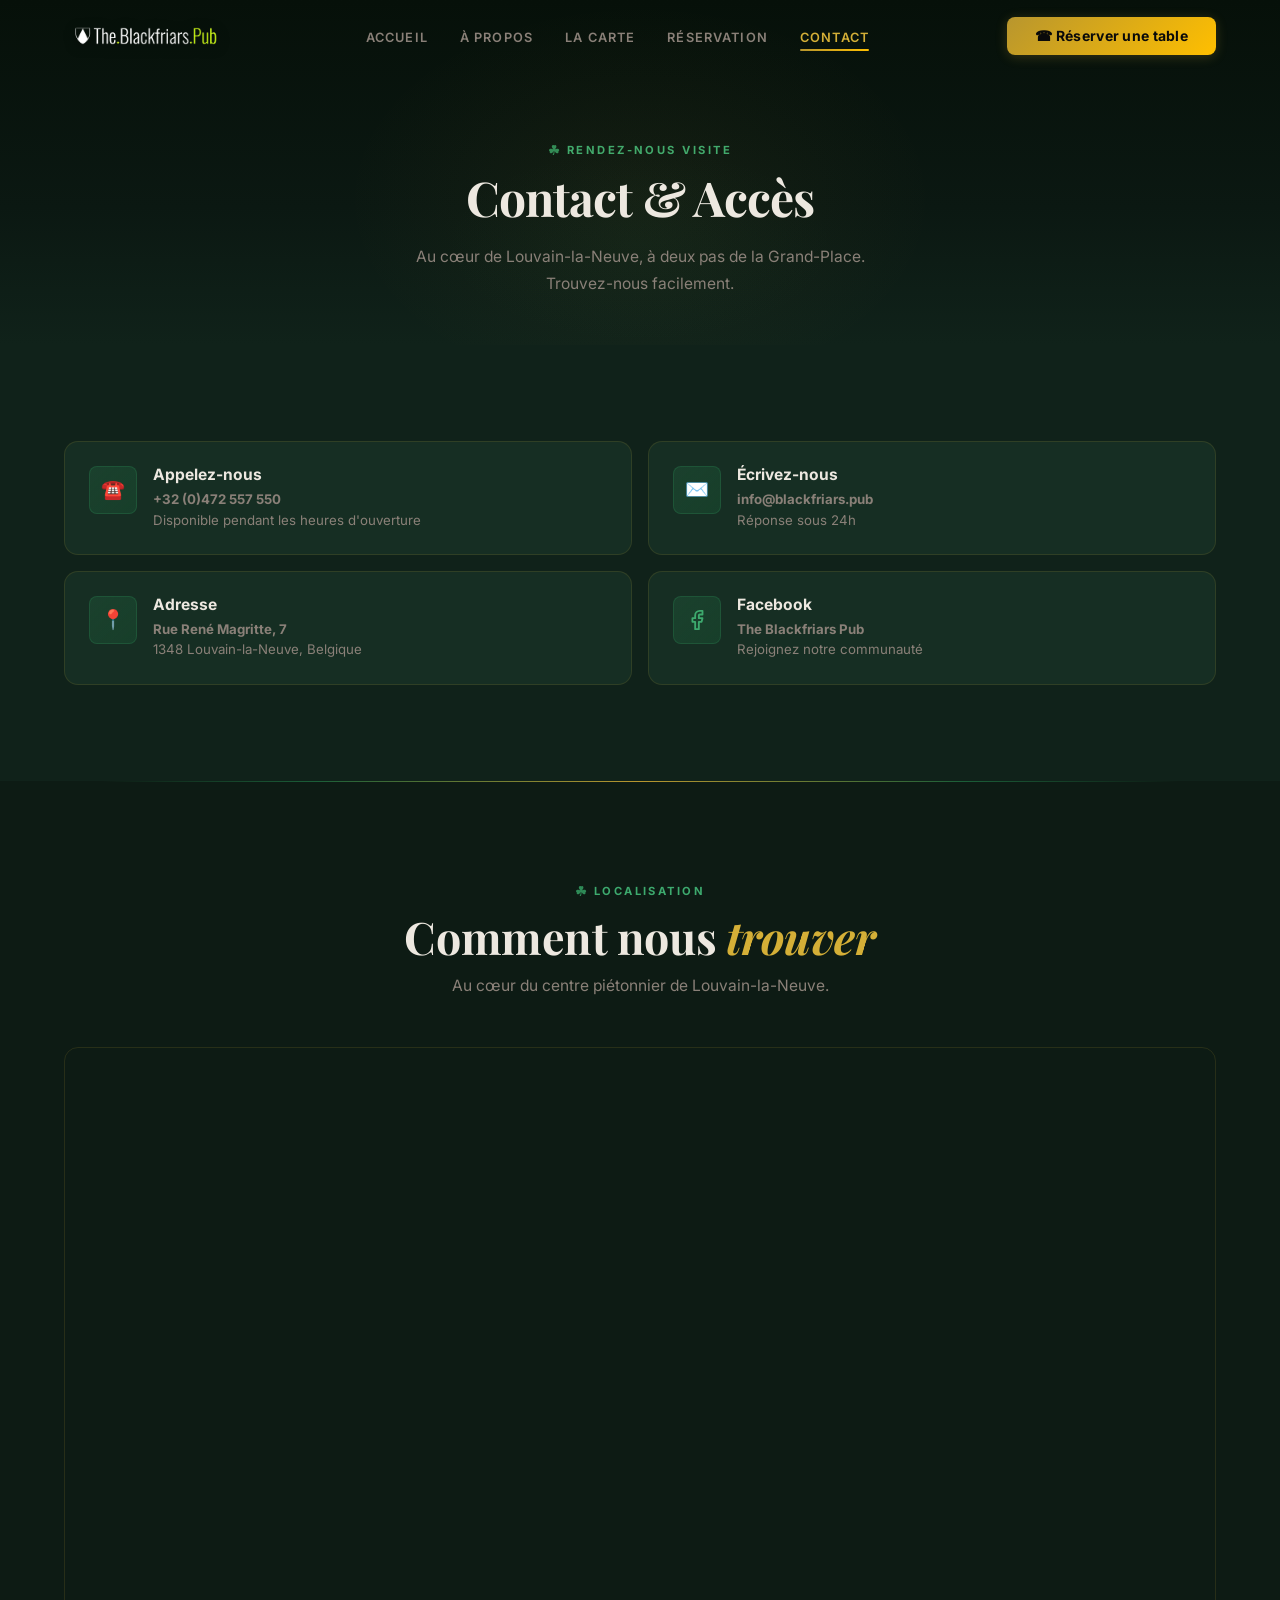
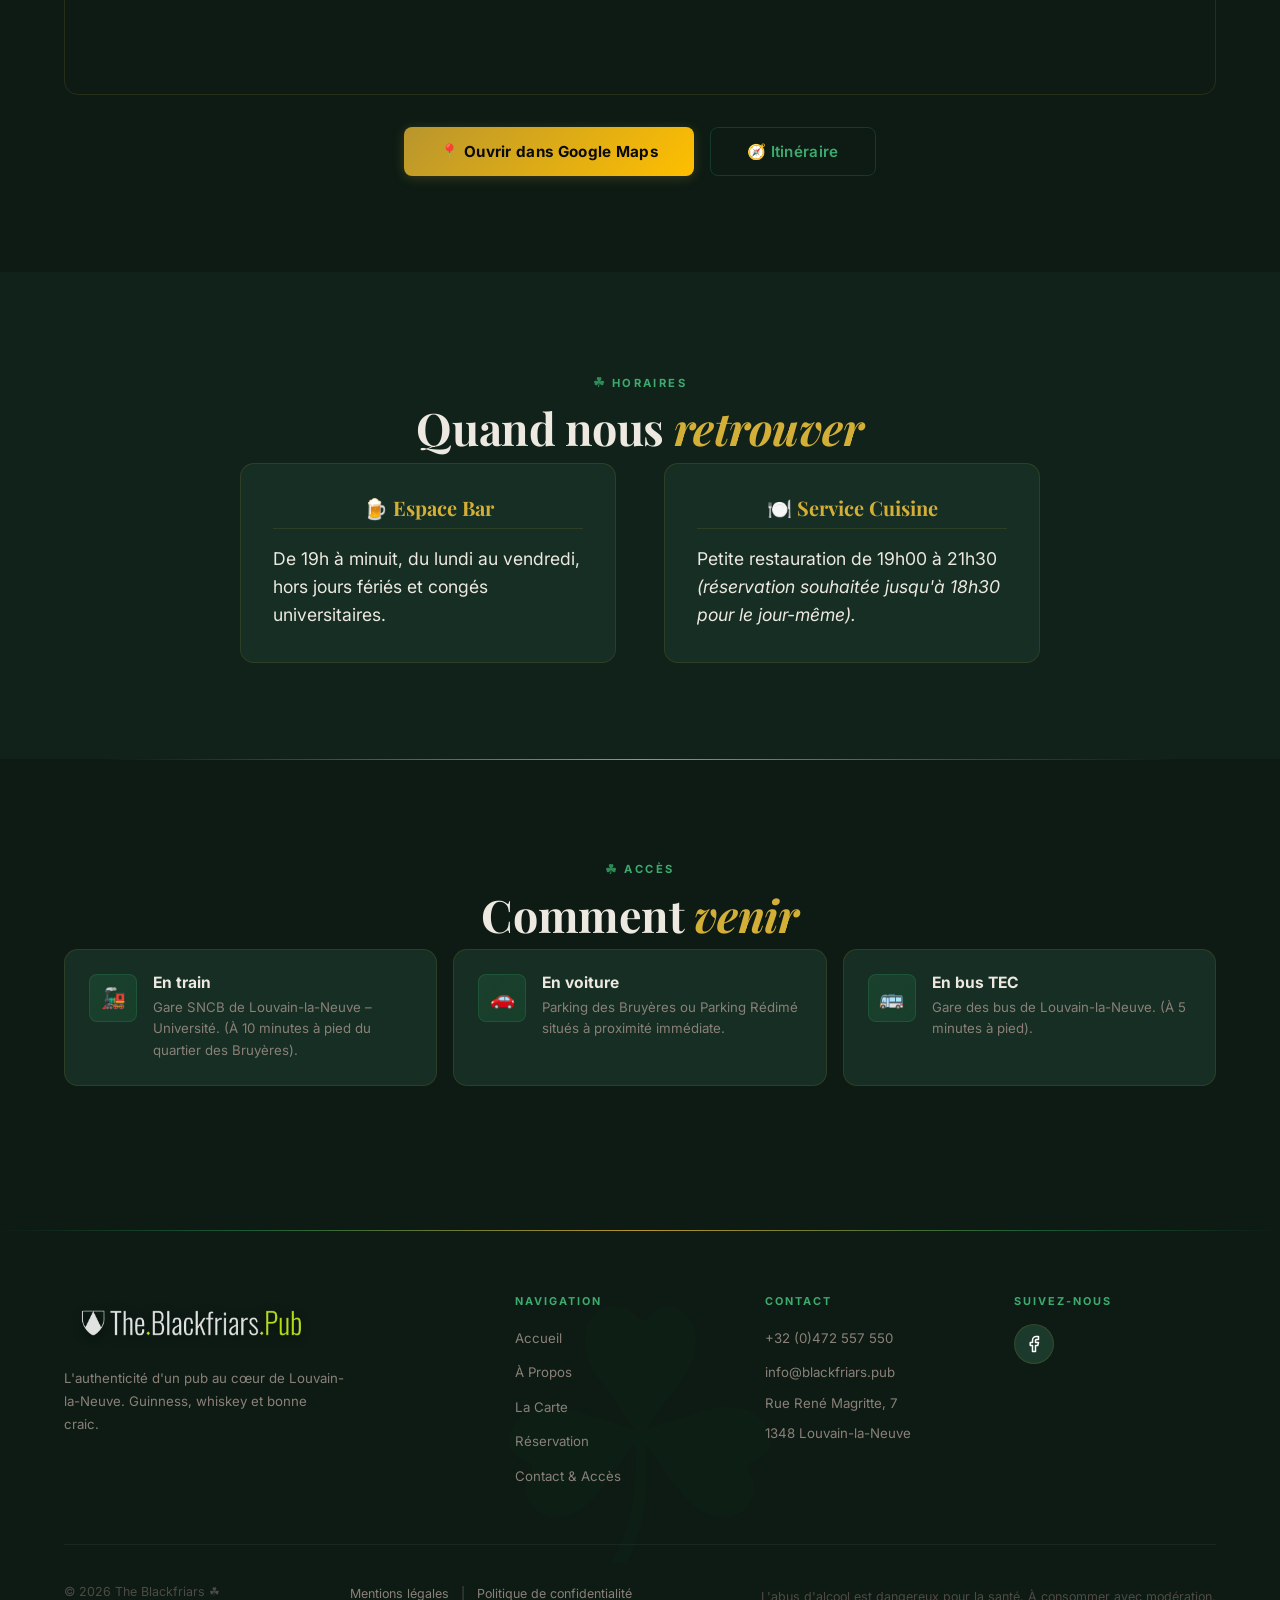
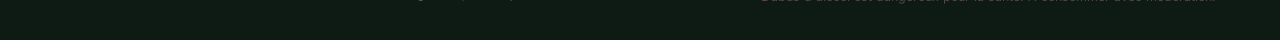
<file: contact.html>
<!DOCTYPE html>
<html lang="fr">
<head>
    <meta charset="UTF-8">
    <meta name="viewport" content="width=device-width, initial-scale=1.0">
    <title>Contact & Accès – The Blackfriars | Louvain-la-Neuve</title>
    <meta name="description" content="Retrouvez-nous Rue René Magritte 7, Louvain-la-Neuve. Appelez le +32 (0)472 557 550. Plan d'accès, horaires d'ouverture et itinéraire.">
    <meta name="theme-color" content="#00402E">
    <link rel="icon" type="image/webp" href="assets/logo.webp">

    <script type="application/ld+json">
    {
        "@context": "https://schema.org",
        "@type": "BarOrPub",
        "name": "The Blackfriars",
        "telephone": "+32-472-557-550",
        "email": "info@blackfriars.pub",
        "address": {
            "@type": "PostalAddress",
            "streetAddress": "Rue René Magritte, 7",
            "addressLocality": "Louvain-la-Neuve",
            "postalCode": "1348",
            "addressCountry": "BE"
        },
        "geo": {
            "@type": "GeoCoordinates",
            "latitude": 50.6686,
            "longitude": 4.6118
        },
        "openingHoursSpecification": [
            {"@type": "OpeningHoursSpecification", "dayOfWeek": "Monday", "opens": "16:00", "closes": "00:00"},
            {"@type": "OpeningHoursSpecification", "dayOfWeek": "Tuesday", "opens": "16:00", "closes": "00:00"},
            {"@type": "OpeningHoursSpecification", "dayOfWeek": "Wednesday", "opens": "16:00", "closes": "00:00"},
            {"@type": "OpeningHoursSpecification", "dayOfWeek": "Thursday", "opens": "16:00", "closes": "01:00"},
            {"@type": "OpeningHoursSpecification", "dayOfWeek": "Friday", "opens": "16:00", "closes": "02:00"},
            {"@type": "OpeningHoursSpecification", "dayOfWeek": "Saturday", "opens": "12:00", "closes": "02:00"},
            {"@type": "OpeningHoursSpecification", "dayOfWeek": "Sunday", "opens": "12:00", "closes": "23:00"}
        ]
    }
    </script>

    <link rel="stylesheet" href="css/style.css">
</head>
<body>

    <!-- ═══ HEADER ═══ -->
    <header class="site-header" id="siteHeader">
        <div class="header-inner">
            <a href="index.html" class="logo" aria-label="The Blackfriars – Accueil">
                <img src="assets/logo-long.webp" alt="The Blackfriars – Irish Pub Logo" class="logo-img">
            </a>
            <nav class="nav-desktop" aria-label="Navigation principale">
                <ul>
                    <li><a href="index.html">Accueil</a></li>
                    <li><a href="a-propos.html">À Propos</a></li>
                    <li><a href="carte.html">La Carte</a></li>
                    <li><a href="reservation.html">Réservation</a></li>
                    <li><a href="contact.html" class="active">Contact</a></li>
                </ul>
            </nav>
            <a href="reservation.html" class="btn btn-primary header-cta">☎ Réserver une table</a>
            <button class="burger" id="burger" aria-label="Ouvrir le menu"><span></span><span></span><span></span></button>
        </div>
    </header>

    <nav class="nav-mobile" id="mobileNav" aria-label="Navigation mobile">
        <ul>
            <li><a href="index.html">Accueil</a></li>
            <li><a href="a-propos.html">À Propos</a></li>
            <li><a href="carte.html">La Carte</a></li>
            <li><a href="reservation.html">Réservation</a></li>
            <li><a href="contact.html" class="active">Contact</a></li>
        </ul>
        <div class="mobile-cta">
            <a href="reservation.html" class="btn btn-primary btn-lg">☎ Réserver une table</a>
        </div>
    </nav>

    <!-- ═══ PAGE HERO ═══ -->
    <section class="page-hero">
        <div class="container">
            <span class="section-label">Rendez-nous visite</span>
            <h1>Contact <span class="accent">& Accès</span></h1>
            <p>Au cœur de Louvain-la-Neuve, à deux pas de la Grand-Place. Trouvez-nous facilement.</p>
        </div>
    </section>

    <!-- ═══ CONTACT INFO CARDS ═══ -->
    <section class="section">
        <div class="container">
            <div class="contact-info-grid reveal">
                <a href="tel:+32472557550" class="contact-card" id="contactPhone">
                    <div class="contact-card-icon">☎️</div>
                    <div class="contact-card-info">
                        <h3>Appelez-nous</h3>
                        <p><strong>+32 (0)472 557 550</strong><br>Disponible pendant les heures d'ouverture</p>
                    </div>
                </a>

                <a href="mailto:info@blackfriars.pub" class="contact-card" id="contactEmail">
                    <div class="contact-card-icon">✉️</div>
                    <div class="contact-card-info">
                        <h3>Écrivez-nous</h3>
                        <p><strong>info@blackfriars.pub</strong><br>Réponse sous 24h</p>
                    </div>
                </a>

                <a href="https://maps.google.com/?q=Rue+René+Magritte+7+1348+Louvain-la-Neuve" target="_blank" rel="noopener" class="contact-card" id="contactAddress">
                    <div class="contact-card-icon">📍</div>
                    <div class="contact-card-info">
                        <h3>Adresse</h3>
                        <p><strong>Rue René Magritte, 7</strong><br>1348 Louvain-la-Neuve, Belgique</p>
                    </div>
                </a>

                <a href="https://www.facebook.com/TheBlackfriarsPub/?locale=fr_FR" target="_blank" rel="noopener" class="contact-card" id="contactSocial">
                    <div class="contact-card-icon">
                        <svg xmlns="http://www.w3.org/2000/svg" width="22" height="22" viewBox="0 0 24 24" fill="none" stroke="var(--color-irish-light)" stroke-width="2" stroke-linecap="round" stroke-linejoin="round" aria-hidden="true"><path d="M18 2h-3a5 5 0 0 0-5 5v3H7v4h3v8h4v-8h3l1-4h-4V7a1 1 0 0 1 1-1h3z"></path></svg>
                    </div>
                    <div class="contact-card-info">
                        <h3>Facebook</h3>
                        <p><strong>The Blackfriars Pub</strong><br>Rejoignez notre communauté</p>
                    </div>
                </a>
            </div>
        </div>
    </section>

    <!-- ═══ GOOGLE MAPS ═══ -->
    <section class="section section-dark" id="maps">
        <div class="container">
            <div class="text-center reveal">
                <span class="section-label">Localisation</span>
                <h2 class="section-title">Comment nous <span class="accent">trouver</span></h2>
                <p class="section-desc">Au cœur du centre piétonnier de Louvain-la-Neuve.</p>
            </div>

            <div class="map-container reveal">
                <iframe class="dark-map-iframe"
                    src="https://www.google.com/maps/embed?pb=!1m18!1m12!1m3!1d2533.5!2d4.6118!3d50.6686!2m3!1f0!2f0!3f0!3m2!1i1024!2i768!4f13.1!3m3!1m2!1s0x0%3A0x0!2zNTDCsDQwJzA3LjAiTiA0wrAzNic0Mi41IkU!5e0!3m2!1sfr!2sbe!4v1!5m2!1sfr!2sbe"
                    width="100%"
                    height="100%"
                    style="border:0;"
                    allowfullscreen=""
                    loading="lazy"
                    referrerpolicy="no-referrer-when-downgrade"
                    title="Localisation du pub The Blackfriars sur Google Maps">
                </iframe>
            </div>

            <div style="display: flex; gap: 1rem; justify-content: center; margin-top: 2rem; flex-wrap: wrap;" class="reveal">
                <a href="https://maps.google.com/?q=Rue+René+Magritte+7+1348+Louvain-la-Neuve" target="_blank" rel="noopener" class="btn btn-primary btn-lg">📍 Ouvrir dans Google Maps</a>
                <a href="https://maps.google.com/maps/dir/?api=1&destination=50.6686,4.6118" target="_blank" rel="noopener" class="btn btn-secondary btn-lg">🧭 Itinéraire</a>
            </div>
        </div>
    </section>

    <!-- ═══ HOURS ═══ -->
    <section class="section" id="horaires">
        <div class="container">
            <div class="text-center reveal">
                <span class="section-label">Horaires</span>
                <h2 class="section-title">Quand nous <span class="accent">retrouver</span></h2>
            </div>

            <div class="hours-split reveal">
                <div class="hours-col">
                    <h3>🍺 Espace Bar</h3>
                    <p style="font-size: 1.1rem; line-height: 1.6; margin-top: var(--space-md);">
                        De 19h à minuit, du lundi au vendredi,<br>hors jours fériés et congés universitaires.
                    </p>
                </div>
                <div class="hours-col">
                    <h3>🍽️ Service Cuisine</h3>
                    <p style="font-size: 1.1rem; line-height: 1.6; margin-top: var(--space-md);">
                        Petite restauration de 19h00 à 21h30<br>
                        <em>(réservation souhaitée jusqu'à 18h30 pour le jour-même).</em>
                    </p>
                </div>
            </div>
        </div>
    </section>

    <!-- ═══ TRANSPORT TIPS ═══ -->
    <section class="section section-dark">
        <div class="container">
            <div class="text-center reveal">
                <span class="section-label">Accès</span>
                <h2 class="section-title">Comment <span class="accent">venir</span></h2>
            </div>

            <div class="priv-features reveal">
                <div class="priv-feature">
                    <div class="priv-feature-icon">🚂</div>
                    <div class="priv-feature-info">
                        <h3>En train</h3>
                        <p>Gare SNCB de Louvain-la-Neuve – Université. (À 10 minutes à pied du quartier des Bruyères).</p>
                    </div>
                </div>

                <div class="priv-feature">
                    <div class="priv-feature-icon">🚗</div>
                    <div class="priv-feature-info">
                        <h3>En voiture</h3>
                        <p>Parking des Bruyères ou Parking Rédimé situés à proximité immédiate.</p>
                    </div>
                </div>

                <div class="priv-feature">
                    <div class="priv-feature-icon">🚌</div>
                    <div class="priv-feature-info">
                        <h3>En bus TEC</h3>
                        <p>Gare des bus de Louvain-la-Neuve. (À 5 minutes à pied).</p>
                    </div>
                </div>
            </div>
        </div>
    </section>

    <!-- ═══ FOOTER ═══ -->
    <footer class="site-footer">
        <div class="container">
            <div class="footer-grid">
                <div class="footer-brand">
                    <a href="index.html" class="logo">
                        <img src="assets/logo-long.webp" alt="The Blackfriars – Irish Pub Logo" class="logo-img logo-img--footer">
                    </a>
                    <p>L'authenticité d'un pub au cœur de Louvain-la-Neuve. Guinness, whiskey et bonne craic.</p>
                </div>
                <div class="footer-col">
                    <h4>Navigation</h4>
                    <ul>
                        <li><a href="index.html">Accueil</a></li>
                        <li><a href="a-propos.html">À Propos</a></li>
                        <li><a href="carte.html">La Carte</a></li>
                        <li><a href="reservation.html">Réservation</a></li>
                        <li><a href="contact.html">Contact & Accès</a></li>
                    </ul>
                </div>
                <div class="footer-col">
                    <h4>Contact</h4>
                    <ul>
                        <li><a href="tel:+32472557550">+32 (0)472 557 550</a></li>
                        <li><a href="mailto:info@blackfriars.pub">info@blackfriars.pub</a></li>
                        <li>Rue René Magritte, 7</li>
                        <li>1348 Louvain-la-Neuve</li>
                    </ul>
                </div>
                <div class="footer-col">
                    <h4>Suivez-nous</h4>
                    <div class="footer-social">
                        <a href="https://www.facebook.com/TheBlackfriarsPub/?locale=fr_FR" target="_blank" rel="noopener" aria-label="Facebook">
                            <svg xmlns="http://www.w3.org/2000/svg" width="18" height="18" viewBox="0 0 24 24" fill="none" stroke="currentColor" stroke-width="2" stroke-linecap="round" stroke-linejoin="round"><path d="M18 2h-3a5 5 0 0 0-5 5v3H7v4h3v8h4v-8h3l1-4h-4V7a1 1 0 0 1 1-1h3z"></path></svg>
                        </a>
                    </div>
                </div>
            </div>
            <div class="footer-bottom">
                <p>© 2026 The Blackfriars  ☘</p>
                <p style="margin-top: 5px;">
                    <a href="mentions-legales.html" style="color: var(--color-text-muted); transition: color var(--transition-fast);" onmouseover="this.style.color='var(--color-gold)'" onmouseout="this.style.color='var(--color-text-muted)'">Mentions légales</a>
                    <span style="color: var(--color-text-dim); margin: 0 8px;">|</span>
                    <a href="politique-de-confidentialite.html" style="color: var(--color-text-muted); transition: color var(--transition-fast);" onmouseover="this.style.color='var(--color-gold)'" onmouseout="this.style.color='var(--color-text-muted)'">Politique de confidentialité</a>
                </p>
                <p style="margin-top: 10px;">L'abus d'alcool est dangereux pour la santé. À consommer avec modération.</p>
            </div>
        </div>
    </footer>

    <!-- Sticky CTA (Mobile) – Appeler + Y aller -->
    <div class="sticky-cta">
        <a href="tel:+32472557550" class="btn btn-primary">☎ Appeler</a>
        <a href="https://maps.google.com/maps/dir/?api=1&destination=50.6686,4.6118" target="_blank" rel="noopener" class="btn btn-secondary">📍 Y aller</a>
        <a href="reservation.html" class="btn btn-outline-copper">Réserver</a>
    </div>

    <script src="js/main.js"></script>
</body>
</html>
</file>
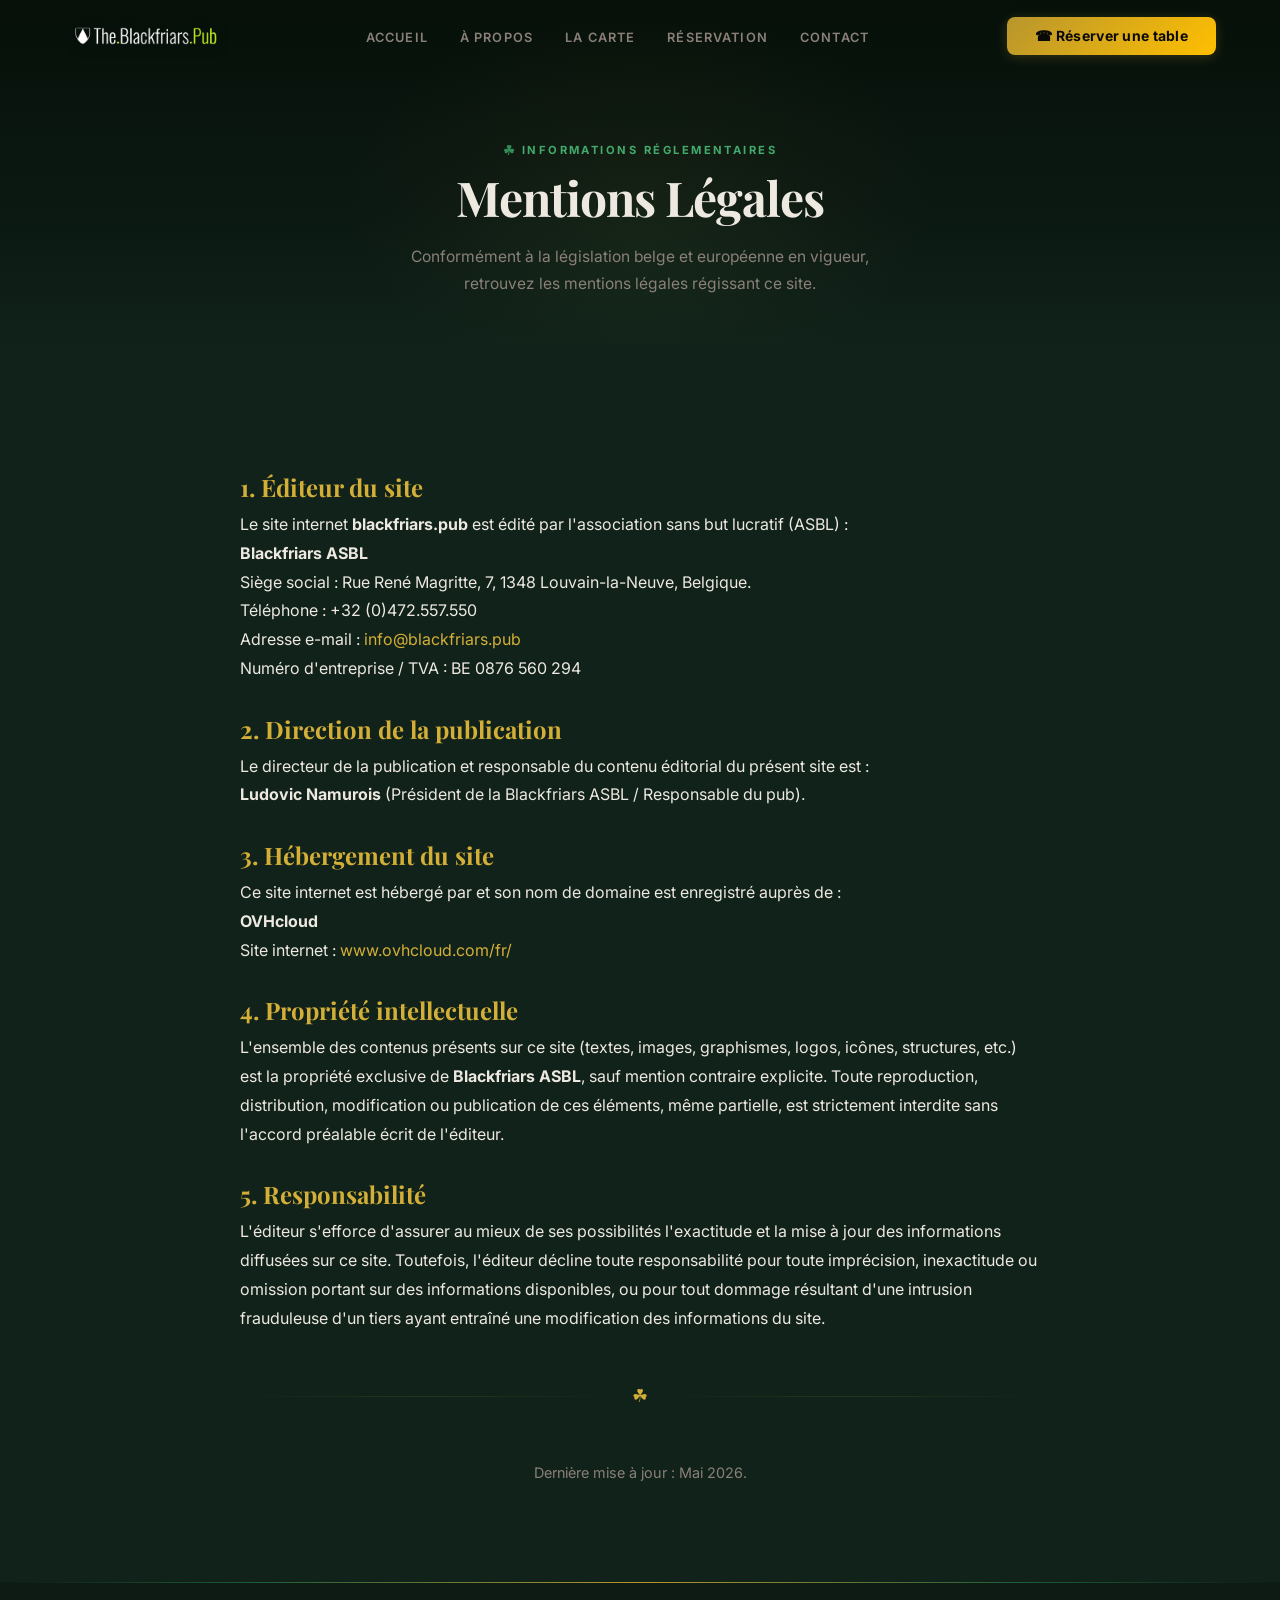
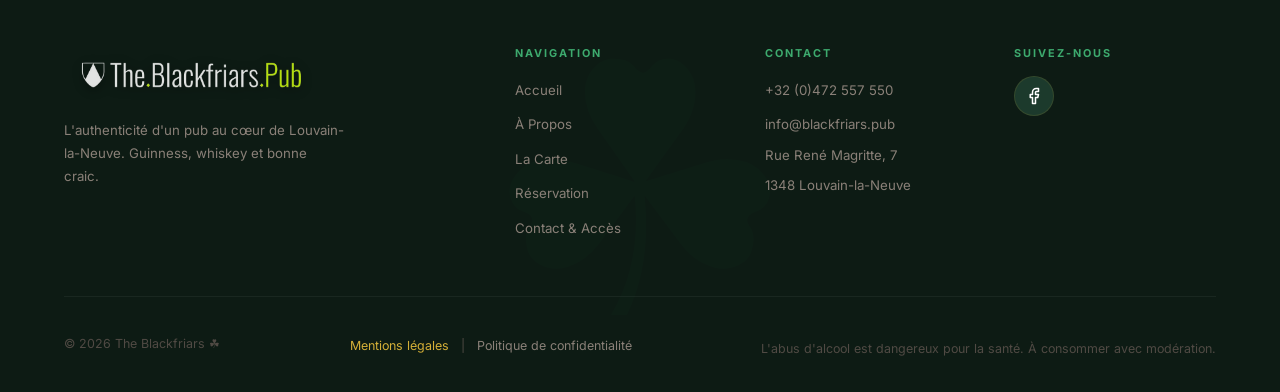
<file: mentions-legales.html>
<!DOCTYPE html>
<html lang="fr">
<head>
    <meta charset="UTF-8">
    <meta name="viewport" content="width=device-width, initial-scale=1.0">
    <title>Mentions Légales – The Blackfriars | Irish Pub Louvain-la-Neuve</title>
    <meta name="description" content="Mentions légales du site internet The Blackfriars Pub. Informations sur l'éditeur, l'hébergeur et la propriété intellectuelle.">
    <meta name="theme-color" content="#00402E">
    <link rel="icon" type="image/webp" href="assets/logo.webp">
    <link rel="stylesheet" href="css/style.css">
</head>
<body>

    <!-- ═══ HEADER ═══ -->
    <header class="site-header" id="siteHeader">
        <div class="header-inner">
            <a href="index.html" class="logo" aria-label="The Blackfriars – Accueil">
                <img src="assets/logo-long.webp" alt="The Blackfriars – Irish Pub Logo" class="logo-img">
            </a>
            <nav class="nav-desktop" aria-label="Navigation principale">
                <ul>
                    <li><a href="index.html">Accueil</a></li>
                    <li><a href="a-propos.html">À Propos</a></li>
                    <li><a href="carte.html">La Carte</a></li>
                    <li><a href="reservation.html">Réservation</a></li>
                    <li><a href="contact.html">Contact</a></li>
                </ul>
            </nav>
            <a href="reservation.html" class="btn btn-primary header-cta">☎ Réserver une table</a>
            <button class="burger" id="burger" aria-label="Ouvrir le menu"><span></span><span></span><span></span></button>
        </div>
    </header>

    <nav class="nav-mobile" id="mobileNav" aria-label="Navigation mobile">
        <ul>
            <li><a href="index.html">Accueil</a></li>
            <li><a href="a-propos.html">À Propos</a></li>
            <li><a href="carte.html">La Carte</a></li>
            <li><a href="reservation.html">Réservation</a></li>
            <li><a href="contact.html">Contact</a></li>
        </ul>
        <div class="mobile-cta">
            <a href="reservation.html" class="btn btn-primary btn-lg">☎ Réserver une table</a>
        </div>
    </nav>

    <!-- ═══ PAGE HERO ═══ -->
    <section class="page-hero">
        <div class="container">
            <span class="section-label">Informations réglementaires</span>
            <h1>Mentions <span class="accent">Légales</span></h1>
            <p>Conformément à la législation belge et européenne en vigueur, retrouvez les mentions légales régissant ce site.</p>
        </div>
    </section>

    <!-- ═══ LEGAL CONTENT ═══ -->
    <section class="section">
        <div class="container">
            <div class="reveal" style="max-width: 800px; margin: 0 auto; line-height: 1.8;">
                
                <h2 style="color: var(--color-gold); font-family: var(--font-heading); margin-top: var(--space-xl); margin-bottom: var(--space-sm);">1. Éditeur du site</h2>
                <p style="margin-bottom: var(--space-md);">
                    Le site internet <strong>blackfriars.pub</strong> est édité par l'association sans but lucratif (ASBL) :<br>
                    <strong>Blackfriars ASBL</strong><br>
                    Siège social : Rue René Magritte, 7, 1348 Louvain-la-Neuve, Belgique.<br>
                    Téléphone : +32 (0)472.557.550<br>
                    Adresse e-mail : <a href="mailto:info@blackfriars.pub">info@blackfriars.pub</a><br>
                    Numéro d'entreprise / TVA : BE 0876 560 294
                </p>

                <h2 style="color: var(--color-gold); font-family: var(--font-heading); margin-top: var(--space-xl); margin-bottom: var(--space-sm);">2. Direction de la publication</h2>
                <p style="margin-bottom: var(--space-md);">
                    Le directeur de la publication et responsable du contenu éditorial du présent site est :<br>
                    <strong>Ludovic Namurois</strong> (Président de la Blackfriars ASBL / Responsable du pub).
                </p>

                <h2 style="color: var(--color-gold); font-family: var(--font-heading); margin-top: var(--space-xl); margin-bottom: var(--space-sm);">3. Hébergement du site</h2>
                <p style="margin-bottom: var(--space-md);">
                    Ce site internet est hébergé par et son nom de domaine est enregistré auprès de :<br>
                    <strong>OVHcloud</strong><br>
                    Site internet : <a href="https://www.ovhcloud.com/fr/" target="_blank" rel="noopener" style="color: var(--color-gold);">www.ovhcloud.com/fr/</a>
                </p>

                <h2 style="color: var(--color-gold); font-family: var(--font-heading); margin-top: var(--space-xl); margin-bottom: var(--space-sm);">4. Propriété intellectuelle</h2>
                <p style="margin-bottom: var(--space-md);">
                    L'ensemble des contenus présents sur ce site (textes, images, graphismes, logos, icônes, structures, etc.) est la propriété exclusive de <strong>Blackfriars ASBL</strong>, sauf mention contraire explicite. Toute reproduction, distribution, modification ou publication de ces éléments, même partielle, est strictement interdite sans l'accord préalable écrit de l'éditeur.
                </p>

                <h2 style="color: var(--color-gold); font-family: var(--font-heading); margin-top: var(--space-xl); margin-bottom: var(--space-sm);">5. Responsabilité</h2>
                <p style="margin-bottom: var(--space-md);">
                    L'éditeur s'efforce d'assurer au mieux de ses possibilités l'exactitude et la mise à jour des informations diffusées sur ce site. Toutefois, l'éditeur décline toute responsabilité pour toute imprécision, inexactitude ou omission portant sur des informations disponibles, ou pour tout dommage résultant d'une intrusion frauduleuse d'un tiers ayant entraîné une modification des informations du site.
                </p>

                <div class="divider"><span class="divider-icon">☘</span></div>
                
                <p style="text-align: center; font-size: 0.9rem; color: var(--color-text-muted);"> Dernière mise à jour : Mai 2026. </p>
            </div>
        </div>
    </section>

    <!-- ═══ FOOTER ═══ -->
    <footer class="site-footer">
        <div class="container">
            <div class="footer-grid">
                <div class="footer-brand">
                    <a href="index.html" class="logo">
                        <img src="assets/logo-long.webp" alt="The Blackfriars – Irish Pub Logo" class="logo-img logo-img--footer">
                    </a>
                    <p>L'authenticité d'un pub au cœur de Louvain-la-Neuve. Guinness, whiskey et bonne craic.</p>
                </div>
                <div class="footer-col">
                    <h4>Navigation</h4>
                    <ul>
                        <li><a href="index.html">Accueil</a></li>
                        <li><a href="a-propos.html">À Propos</a></li>
                        <li><a href="carte.html">La Carte</a></li>
                        <li><a href="reservation.html">Réservation</a></li>
                        <li><a href="contact.html">Contact & Accès</a></li>
                    </ul>
                </div>
                <div class="footer-col">
                    <h4>Contact</h4>
                    <ul>
                        <li><a href="tel:+32472557550">+32 (0)472 557 550</a></li>
                        <li><a href="mailto:info@blackfriars.pub">info@blackfriars.pub</a></li>
                        <li>Rue René Magritte, 7</li>
                        <li>1348 Louvain-la-Neuve</li>
                    </ul>
                </div>
                <div class="footer-col">
                    <h4>Suivez-nous</h4>
                    <div class="footer-social">
                        <a href="https://www.facebook.com/TheBlackfriarsPub/?locale=fr_FR" target="_blank" rel="noopener" aria-label="Facebook">
                            <svg xmlns="http://www.w3.org/2000/svg" width="18" height="18" viewBox="0 0 24 24" fill="none" stroke="currentColor" stroke-width="2" stroke-linecap="round" stroke-linejoin="round"><path d="M18 2h-3a5 5 0 0 0-5 5v3H7v4h3v8h4v-8h3l1-4h-4V7a1 1 0 0 1 1-1h3z"></path></svg>
                        </a>
                    </div>
                </div>
            </div>
            <div class="footer-bottom">
                <p>© 2026 The Blackfriars  ☘</p>
                <p style="margin-top: 5px;">
                    <a href="mentions-legales.html" style="color: var(--color-gold); transition: color var(--transition-fast);">Mentions légales</a>
                    <span style="color: var(--color-text-dim); margin: 0 8px;">|</span>
                    <a href="politique-de-confidentialite.html" style="color: var(--color-text-muted); transition: color var(--transition-fast);" onmouseover="this.style.color='var(--color-gold)'" onmouseout="this.style.color='var(--color-text-muted)'">Politique de confidentialité</a>
                </p>
                <p style="margin-top: 10px;">L'abus d'alcool est dangereux pour la santé. À consommer avec modération.</p>
            </div>
        </div>
    </footer>
    
    <!-- Sticky CTA -->
    <div class="sticky-cta">
        <a href="tel:+32472557550" class="btn btn-primary">☎ Appeler</a>
        <a href="https://maps.google.com/?q=Rue+René+Magritte+7+1348+Louvain-la-Neuve" target="_blank" rel="noopener" class="btn btn-secondary">📍 Y aller</a>
        <a href="reservation.html" class="btn btn-outline-copper">Réserver</a>
    </div>

    <script src="js/main.js"></script>
</body>
</html>
</file>
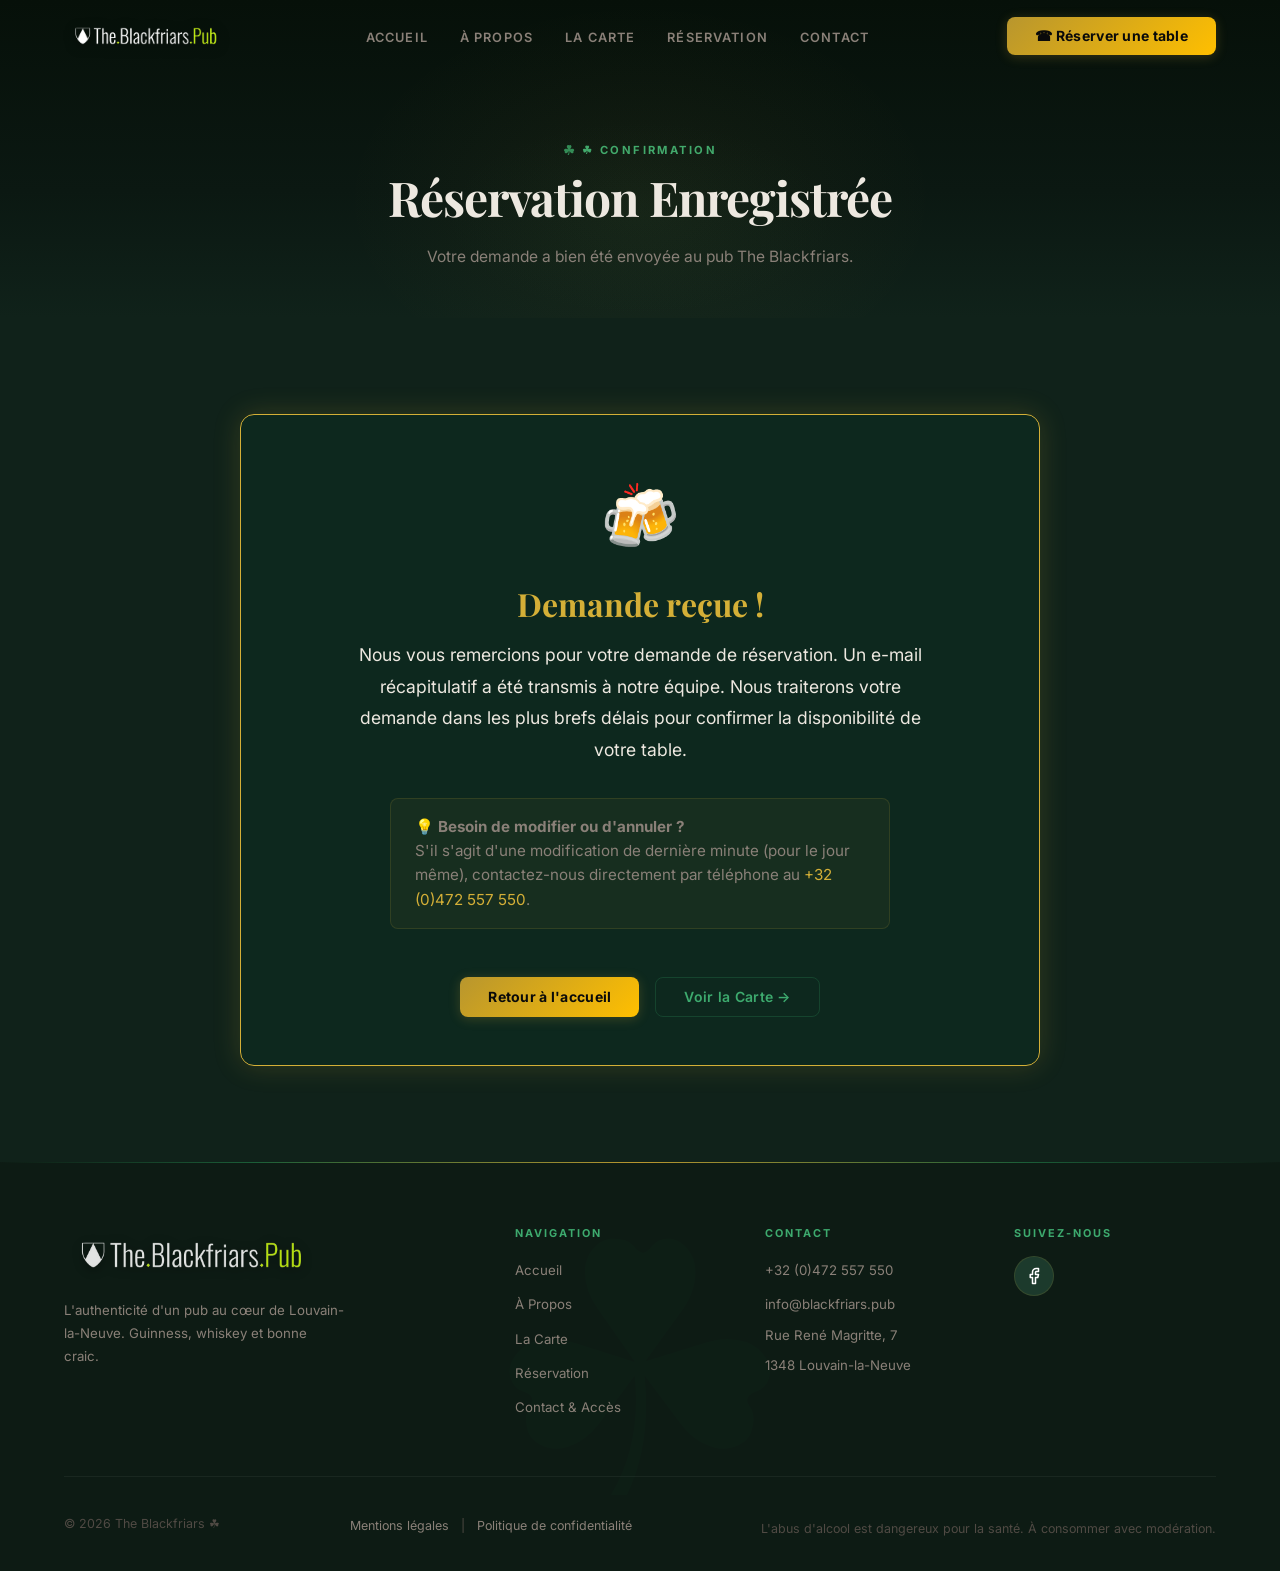
<file: merci.html>
<!DOCTYPE html>
<html lang="fr">
<head>
    <meta charset="UTF-8">
    <meta name="viewport" content="width=device-width, initial-scale=1.0">
    <title>Merci pour votre réservation – The Blackfriars | Irish Pub</title>
    <meta name="description" content="Confirmation de votre demande de réservation au pub irlandais The Blackfriars à Louvain-la-Neuve.">
    <meta name="theme-color" content="#00402E">
    <link rel="icon" type="image/webp" href="assets/logo.webp">
    <link rel="stylesheet" href="css/style.css">
</head>
<body>

    <!-- ═══ HEADER ═══ -->
    <header class="site-header" id="siteHeader">
        <div class="header-inner">
            <a href="index.html" class="logo" aria-label="The Blackfriars – Accueil">
                <img src="assets/logo-long.webp" alt="The Blackfriars – Irish Pub Logo" class="logo-img">
            </a>
            <nav class="nav-desktop" aria-label="Navigation principale">
                <ul>
                    <li><a href="index.html">Accueil</a></li>
                    <li><a href="a-propos.html">À Propos</a></li>
                    <li><a href="carte.html">La Carte</a></li>
                    <li><a href="reservation.html">Réservation</a></li>
                    <li><a href="contact.html">Contact</a></li>
                </ul>
            </nav>
            <a href="reservation.html" class="btn btn-primary header-cta">☎ Réserver une table</a>
            <button class="burger" id="burger" aria-label="Ouvrir le menu"><span></span><span></span><span></span></button>
        </div>
    </header>

    <nav class="nav-mobile" id="mobileNav" aria-label="Navigation mobile">
        <ul>
            <li><a href="index.html">Accueil</a></li>
            <li><a href="a-propos.html">À Propos</a></li>
            <li><a href="carte.html">La Carte</a></li>
            <li><a href="reservation.html">Réservation</a></li>
            <li><a href="contact.html">Contact</a></li>
        </ul>
        <div class="mobile-cta">
            <a href="reservation.html" class="btn btn-primary btn-lg">☎ Réserver une table</a>
        </div>
    </nav>

    <!-- ═══ PAGE HERO ═══ -->
    <section class="page-hero">
        <div class="container">
            <span class="section-label">☘ Confirmation</span>
            <h1>Réservation <span class="accent">Enregistrée</span></h1>
            <p>Votre demande a bien été envoyée au pub The Blackfriars.</p>
        </div>
    </section>

    <!-- ═══ THANK YOU CARD ═══ -->
    <section class="section">
        <div class="container reveal">
            <div class="reservation-form-container" style="text-align: center; padding: var(--space-2xl); border: 1px solid var(--color-gold); border-radius: var(--radius-lg); background: rgba(0, 64, 46, 0.2);">
                <div style="font-size: 4rem; margin-bottom: var(--space-md);">🍻</div>
                <h2 style="font-family: var(--font-heading); color: var(--color-gold); margin-bottom: var(--space-md); font-size: 2rem;"> Demande reçue !</h2>
                <p style="font-size: 1.1rem; line-height: 1.8; max-width: 600px; margin: 0 auto var(--space-xl) auto; color: var(--color-text);">
                    Nous vous remercions pour votre demande de réservation. Un e-mail récapitulatif a été transmis à notre équipe. Nous traiterons votre demande dans les plus brefs délais pour confirmer la disponibilité de votre table.
                </p>
                <div style="background: rgba(212,175,55,0.05); padding: var(--space-md) var(--space-lg); border-radius: var(--radius-md); max-width: 500px; margin: 0 auto var(--space-2xl) auto; border: 1px solid var(--color-border); text-align: left;">
                    <p style="margin: 0; font-size: 0.95rem; color: var(--color-text-muted); line-height: 1.6;">
                        💡 <strong>Besoin de modifier ou d'annuler ?</strong><br>
                        S'il s'agit d'une modification de dernière minute (pour le jour même), contactez-nous directement par téléphone au <a href="tel:+32472557550" style="color: var(--color-gold);">+32 (0)472 557 550</a>.
                    </p>
                </div>
                <div style="display: flex; gap: var(--space-md); justify-content: center; flex-wrap: wrap;">
                    <a href="index.html" class="btn btn-primary">Retour à l'accueil</a>
                    <a href="carte.html" class="btn btn-secondary">Voir la Carte →</a>
                </div>
            </div>
        </div>
    </section>

    <!-- ═══ FOOTER ═══ -->
    <footer class="site-footer">
        <div class="container">
            <div class="footer-grid">
                <div class="footer-brand">
                    <a href="index.html" class="logo">
                        <img src="assets/logo-long.webp" alt="The Blackfriars – Irish Pub Logo" class="logo-img logo-img--footer">
                    </a>
                    <p>L'authenticité d'un pub au cœur de Louvain-la-Neuve. Guinness, whiskey et bonne craic.</p>
                </div>
                <div class="footer-col">
                    <h4>Navigation</h4>
                    <ul>
                        <li><a href="index.html">Accueil</a></li>
                        <li><a href="a-propos.html">À Propos</a></li>
                        <li><a href="carte.html">La Carte</a></li>
                        <li><a href="reservation.html">Réservation</a></li>
                        <li><a href="contact.html">Contact & Accès</a></li>
                    </ul>
                </div>
                <div class="footer-col">
                    <h4>Contact</h4>
                    <ul>
                        <li><a href="tel:+32472557550">+32 (0)472 557 550</a></li>
                        <li><a href="mailto:info@blackfriars.pub">info@blackfriars.pub</a></li>
                        <li>Rue René Magritte, 7</li>
                        <li>1348 Louvain-la-Neuve</li>
                    </ul>
                </div>
                <div class="footer-col">
                    <h4>Suivez-nous</h4>
                    <div class="footer-social">
                        <a href="https://www.facebook.com/TheBlackfriarsPub/?locale=fr_FR" target="_blank" rel="noopener" aria-label="Facebook">
                            <svg xmlns="http://www.w3.org/2000/svg" width="18" height="18" viewBox="0 0 24 24" fill="none" stroke="currentColor" stroke-width="2" stroke-linecap="round" stroke-linejoin="round"><path d="M18 2h-3a5 5 0 0 0-5 5v3H7v4h3v8h4v-8h3l1-4h-4V7a1 1 0 0 1 1-1h3z"></path></svg>
                        </a>
                    </div>
                </div>
            </div>
            <div class="footer-bottom">
                <p>© 2026 The Blackfriars  ☘</p>
                <p style="margin-top: 5px;">
                    <a href="mentions-legales.html" style="color: var(--color-text-muted); transition: color var(--transition-fast);" onmouseover="this.style.color='var(--color-gold)'" onmouseout="this.style.color='var(--color-text-muted)'">Mentions légales</a>
                    <span style="color: var(--color-text-dim); margin: 0 8px;">|</span>
                    <a href="politique-de-confidentialite.html" style="color: var(--color-text-muted); transition: color var(--transition-fast);" onmouseover="this.style.color='var(--color-gold)'" onmouseout="this.style.color='var(--color-text-muted)'">Politique de confidentialité</a>
                </p>
                <p style="margin-top: 10px;">L'abus d'alcool est dangereux pour la santé. À consommer avec modération.</p>
            </div>
        </div>
    </footer>

    <!-- Sticky CTA -->
    <div class="sticky-cta">
        <a href="tel:+32472557550" class="btn btn-primary">☎ Appeler</a>
        <a href="https://maps.google.com/?q=Rue+René+Magritte+7+1348+Louvain-la-Neuve" target="_blank" rel="noopener" class="btn btn-secondary">📍 Y aller</a>
        <a href="reservation.html" class="btn btn-outline-copper">Réserver</a>
    </div>

    <script src="js/main.js"></script>
</body>
</html>
</file>
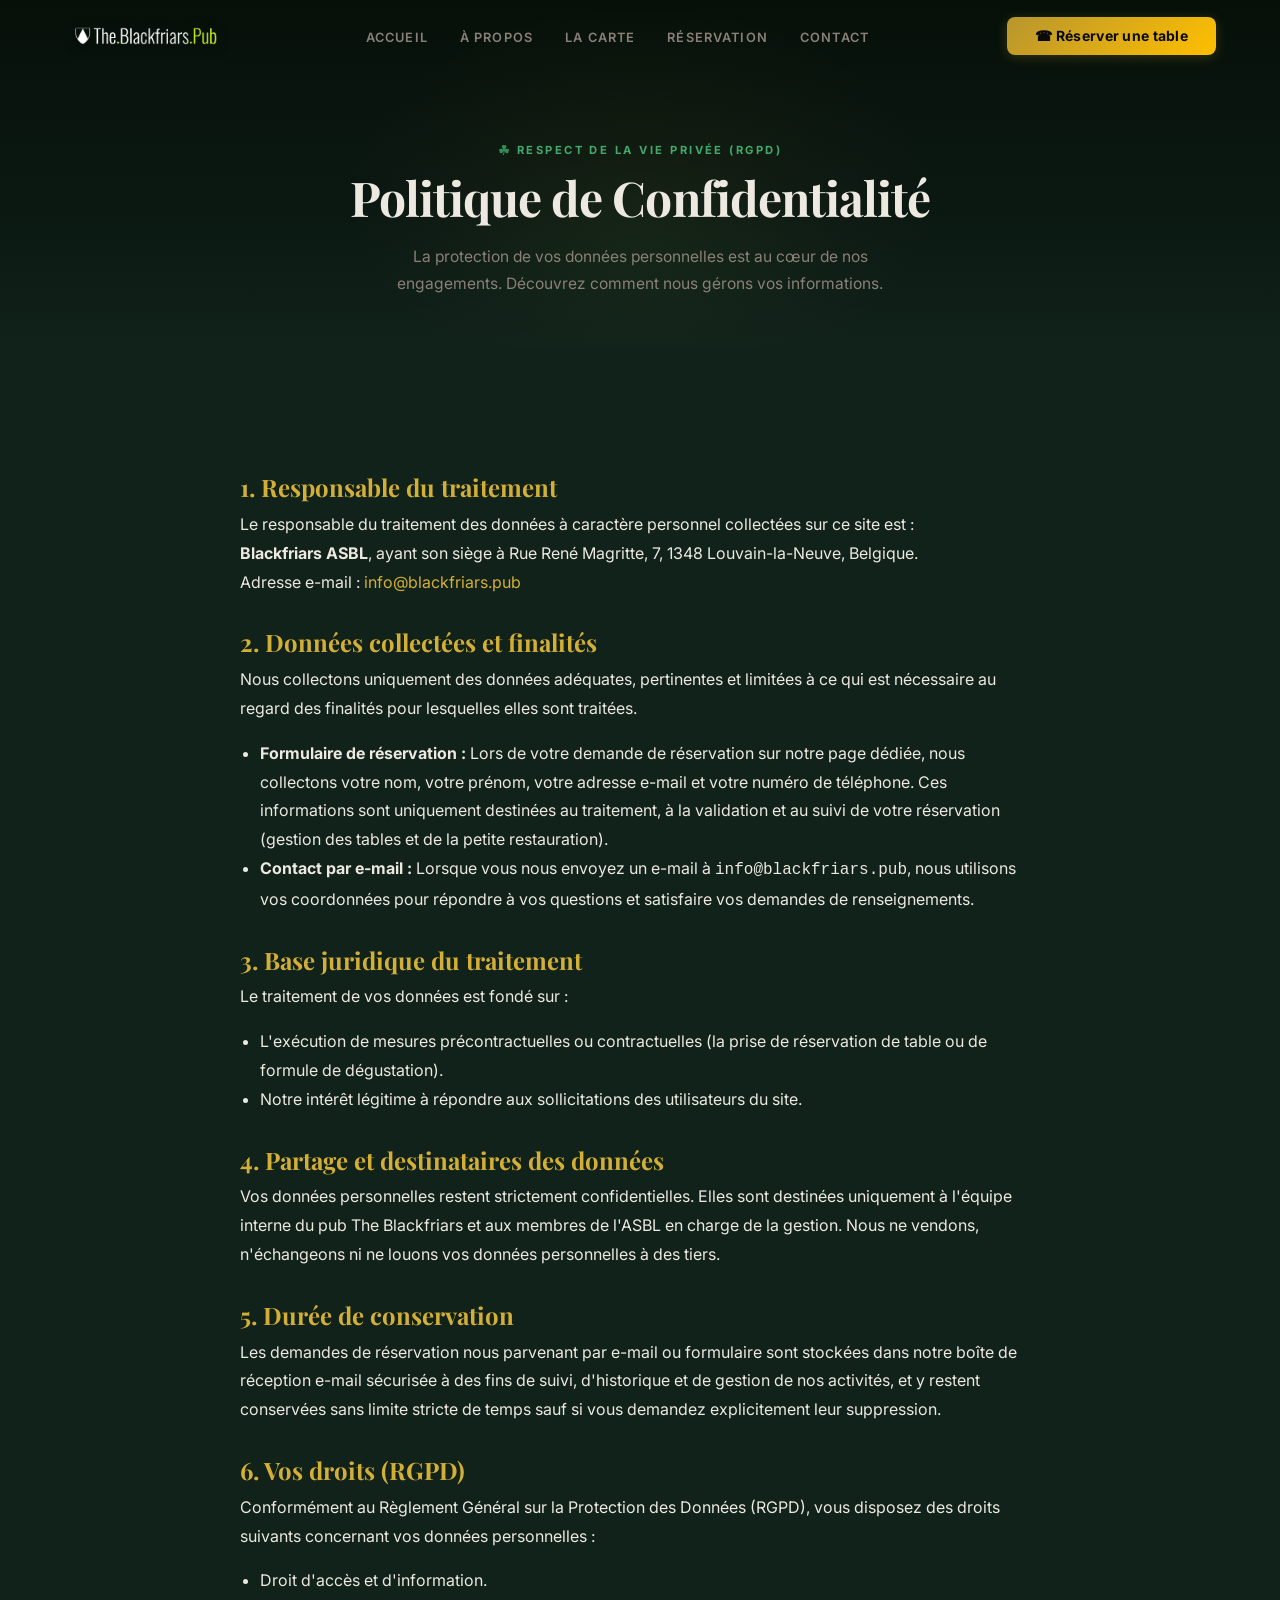
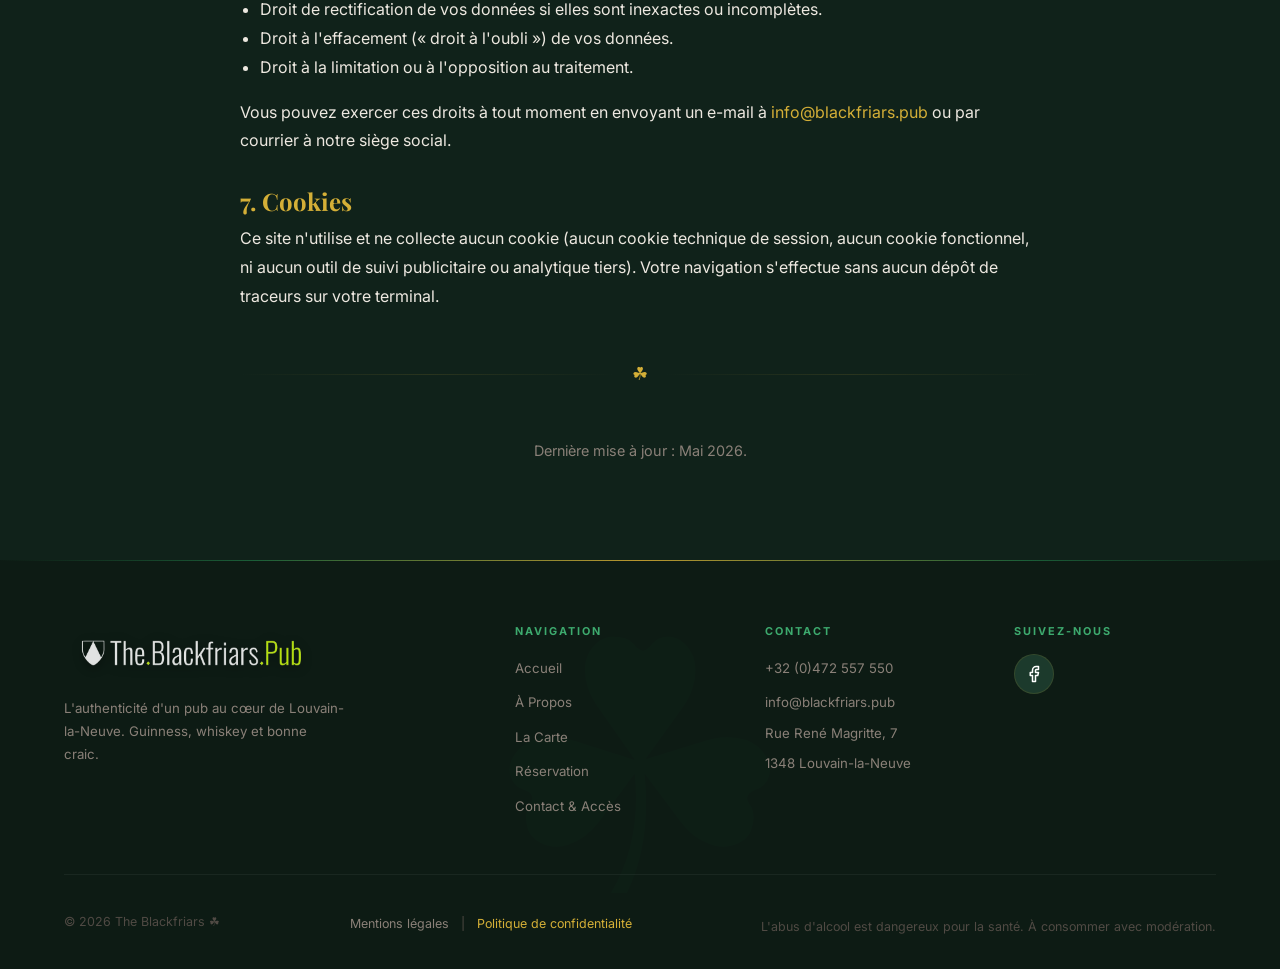
<file: politique-de-confidentialite.html>
<!DOCTYPE html>
<html lang="fr">
<head>
    <meta charset="UTF-8">
    <meta name="viewport" content="width=device-width, initial-scale=1.0">
    <title>Politique de Confidentialité – The Blackfriars | Irish Pub Louvain-la-Neuve</title>
    <meta name="description" content="Politique de confidentialité du site internet The Blackfriars Pub. Informations sur le traitement de vos données personnelles (RGPD).">
    <meta name="theme-color" content="#00402E">
    <link rel="icon" type="image/webp" href="assets/logo.webp">
    <link rel="stylesheet" href="css/style.css">
</head>
<body>

    <!-- ═══ HEADER ═══ -->
    <header class="site-header" id="siteHeader">
        <div class="header-inner">
            <a href="index.html" class="logo" aria-label="The Blackfriars – Accueil">
                <img src="assets/logo-long.webp" alt="The Blackfriars – Irish Pub Logo" class="logo-img">
            </a>
            <nav class="nav-desktop" aria-label="Navigation principale">
                <ul>
                    <li><a href="index.html">Accueil</a></li>
                    <li><a href="a-propos.html">À Propos</a></li>
                    <li><a href="carte.html">La Carte</a></li>
                    <li><a href="reservation.html">Réservation</a></li>
                    <li><a href="contact.html">Contact</a></li>
                </ul>
            </nav>
            <a href="reservation.html" class="btn btn-primary header-cta">☎ Réserver une table</a>
            <button class="burger" id="burger" aria-label="Ouvrir le menu"><span></span><span></span><span></span></button>
        </div>
    </header>

    <nav class="nav-mobile" id="mobileNav" aria-label="Navigation mobile">
        <ul>
            <li><a href="index.html">Accueil</a></li>
            <li><a href="a-propos.html">À Propos</a></li>
            <li><a href="carte.html">La Carte</a></li>
            <li><a href="reservation.html">Réservation</a></li>
            <li><a href="contact.html">Contact</a></li>
        </ul>
        <div class="mobile-cta">
            <a href="reservation.html" class="btn btn-primary btn-lg">☎ Réserver une table</a>
        </div>
    </nav>

    <!-- ═══ PAGE HERO ═══ -->
    <section class="page-hero">
        <div class="container">
            <span class="section-label">Respect de la vie privée (RGPD)</span>
            <h1>Politique de <span class="accent">Confidentialité</span></h1>
            <p>La protection de vos données personnelles est au cœur de nos engagements. Découvrez comment nous gérons vos informations.</p>
        </div>
    </section>

    <!-- ═══ PRIVACY CONTENT ═══ -->
    <section class="section">
        <div class="container">
            <div class="reveal" style="max-width: 800px; margin: 0 auto; line-height: 1.8;">
                
                <h2 style="color: var(--color-gold); font-family: var(--font-heading); margin-top: var(--space-xl); margin-bottom: var(--space-sm);">1. Responsable du traitement</h2>
                <p style="margin-bottom: var(--space-md);">
                    Le responsable du traitement des données à caractère personnel collectées sur ce site est :<br>
                    <strong>Blackfriars ASBL</strong>, ayant son siège à Rue René Magritte, 7, 1348 Louvain-la-Neuve, Belgique.<br>
                    Adresse e-mail : <a href="mailto:info@blackfriars.pub">info@blackfriars.pub</a>
                </p>

                <h2 style="color: var(--color-gold); font-family: var(--font-heading); margin-top: var(--space-xl); margin-bottom: var(--space-sm);">2. Données collectées et finalités</h2>
                <p style="margin-bottom: var(--space-md);">
                    Nous collectons uniquement des données adéquates, pertinentes et limitées à ce qui est nécessaire au regard des finalités pour lesquelles elles sont traitées. 
                </p>
                <ul style="list-style-type: disc; padding-left: 20px; margin-bottom: var(--space-md);">
                    <li><strong>Formulaire de réservation :</strong> Lors de votre demande de réservation sur notre page dédiée, nous collectons votre nom, votre prénom, votre adresse e-mail et votre numéro de téléphone. Ces informations sont uniquement destinées au traitement, à la validation et au suivi de votre réservation (gestion des tables et de la petite restauration).</li>
                    <li><strong>Contact par e-mail :</strong> Lorsque vous nous envoyez un e-mail à <code>info@blackfriars.pub</code>, nous utilisons vos coordonnées pour répondre à vos questions et satisfaire vos demandes de renseignements.</li>
                </ul>

                <h2 style="color: var(--color-gold); font-family: var(--font-heading); margin-top: var(--space-xl); margin-bottom: var(--space-sm);">3. Base juridique du traitement</h2>
                <p style="margin-bottom: var(--space-md);">
                    Le traitement de vos données est fondé sur :
                </p>
                <ul style="list-style-type: disc; padding-left: 20px; margin-bottom: var(--space-md);">
                    <li>L'exécution de mesures précontractuelles ou contractuelles (la prise de réservation de table ou de formule de dégustation).</li>
                    <li>Notre intérêt légitime à répondre aux sollicitations des utilisateurs du site.</li>
                </ul>

                <h2 style="color: var(--color-gold); font-family: var(--font-heading); margin-top: var(--space-xl); margin-bottom: var(--space-sm);">4. Partage et destinataires des données</h2>
                <p style="margin-bottom: var(--space-md);">
                    Vos données personnelles restent strictement confidentielles. Elles sont destinées uniquement à l'équipe interne du pub The Blackfriars et aux membres de l'ASBL en charge de la gestion. Nous ne vendons, n'échangeons ni ne louons vos données personnelles à des tiers.
                </p>

                <h2 style="color: var(--color-gold); font-family: var(--font-heading); margin-top: var(--space-xl); margin-bottom: var(--space-sm);">5. Durée de conservation</h2>
                <p style="margin-bottom: var(--space-md);">
                    Les demandes de réservation nous parvenant par e-mail ou formulaire sont stockées dans notre boîte de réception e-mail sécurisée à des fins de suivi, d'historique et de gestion de nos activités, et y restent conservées sans limite stricte de temps sauf si vous demandez explicitement leur suppression.
                </p>

                <h2 style="color: var(--color-gold); font-family: var(--font-heading); margin-top: var(--space-xl); margin-bottom: var(--space-sm);">6. Vos droits (RGPD)</h2>
                <p style="margin-bottom: var(--space-md);">
                    Conformément au Règlement Général sur la Protection des Données (RGPD), vous disposez des droits suivants concernant vos données personnelles :
                </p>
                <ul style="list-style-type: disc; padding-left: 20px; margin-bottom: var(--space-md);">
                    <li>Droit d'accès et d'information.</li>
                    <li>Droit de rectification de vos données si elles sont inexactes ou incomplètes.</li>
                    <li>Droit à l'effacement (« droit à l'oubli ») de vos données.</li>
                    <li>Droit à la limitation ou à l'opposition au traitement.</li>
                </ul>
                <p style="margin-bottom: var(--space-md);">
                    Vous pouvez exercer ces droits à tout moment en envoyant un e-mail à <a href="mailto:info@blackfriars.pub">info@blackfriars.pub</a> ou par courrier à notre siège social.
                </p>

                <h2 style="color: var(--color-gold); font-family: var(--font-heading); margin-top: var(--space-xl); margin-bottom: var(--space-sm);">7. Cookies</h2>
                <p style="margin-bottom: var(--space-md);">
                    Ce site n'utilise et ne collecte aucun cookie (aucun cookie technique de session, aucun cookie fonctionnel, ni aucun outil de suivi publicitaire ou analytique tiers). Votre navigation s'effectue sans aucun dépôt de traceurs sur votre terminal.
                </p>

                <div class="divider"><span class="divider-icon">☘</span></div>
                
                <p style="text-align: center; font-size: 0.9rem; color: var(--color-text-muted);"> Dernière mise à jour : Mai 2026. </p>
            </div>
        </div>
    </section>

    <!-- ═══ FOOTER ═══ -->
    <footer class="site-footer">
        <div class="container">
            <div class="footer-grid">
                <div class="footer-brand">
                    <a href="index.html" class="logo">
                        <img src="assets/logo-long.webp" alt="The Blackfriars – Irish Pub Logo" class="logo-img logo-img--footer">
                    </a>
                    <p>L'authenticité d'un pub au cœur de Louvain-la-Neuve. Guinness, whiskey et bonne craic.</p>
                </div>
                <div class="footer-col">
                    <h4>Navigation</h4>
                    <ul>
                        <li><a href="index.html">Accueil</a></li>
                        <li><a href="a-propos.html">À Propos</a></li>
                        <li><a href="carte.html">La Carte</a></li>
                        <li><a href="reservation.html">Réservation</a></li>
                        <li><a href="contact.html">Contact & Accès</a></li>
                    </ul>
                </div>
                <div class="footer-col">
                    <h4>Contact</h4>
                    <ul>
                        <li><a href="tel:+32472557550">+32 (0)472 557 550</a></li>
                        <li><a href="mailto:info@blackfriars.pub">info@blackfriars.pub</a></li>
                        <li>Rue René Magritte, 7</li>
                        <li>1348 Louvain-la-Neuve</li>
                    </ul>
                </div>
                <div class="footer-col">
                    <h4>Suivez-nous</h4>
                    <div class="footer-social">
                        <a href="https://www.facebook.com/TheBlackfriarsPub/?locale=fr_FR" target="_blank" rel="noopener" aria-label="Facebook">
                            <svg xmlns="http://www.w3.org/2000/svg" width="18" height="18" viewBox="0 0 24 24" fill="none" stroke="currentColor" stroke-width="2" stroke-linecap="round" stroke-linejoin="round"><path d="M18 2h-3a5 5 0 0 0-5 5v3H7v4h3v8h4v-8h3l1-4h-4V7a1 1 0 0 1 1-1h3z"></path></svg>
                        </a>
                    </div>
                </div>
            </div>
            <div class="footer-bottom">
                <p>© 2026 The Blackfriars  ☘</p>
                <p style="margin-top: 5px;">
                    <a href="mentions-legales.html" style="color: var(--color-text-muted); transition: color var(--transition-fast);" onmouseover="this.style.color='var(--color-gold)'" onmouseout="this.style.color='var(--color-text-muted)'">Mentions légales</a>
                    <span style="color: var(--color-text-dim); margin: 0 8px;">|</span>
                    <a href="politique-de-confidentialite.html" style="color: var(--color-gold); transition: color var(--transition-fast);">Politique de confidentialité</a>
                </p>
                <p style="margin-top: 10px;">L'abus d'alcool est dangereux pour la santé. À consommer avec modération.</p>
            </div>
        </div>
    </footer>
    
    <!-- Sticky CTA -->
    <div class="sticky-cta">
        <a href="tel:+32472557550" class="btn btn-primary">☎ Appeler</a>
        <a href="https://maps.google.com/?q=Rue+René+Magritte+7+1348+Louvain-la-Neuve" target="_blank" rel="noopener" class="btn btn-secondary">📍 Y aller</a>
        <a href="reservation.html" class="btn btn-outline-copper">Réserver</a>
    </div>

    <script src="js/main.js"></script>
</body>
</html>
</file>
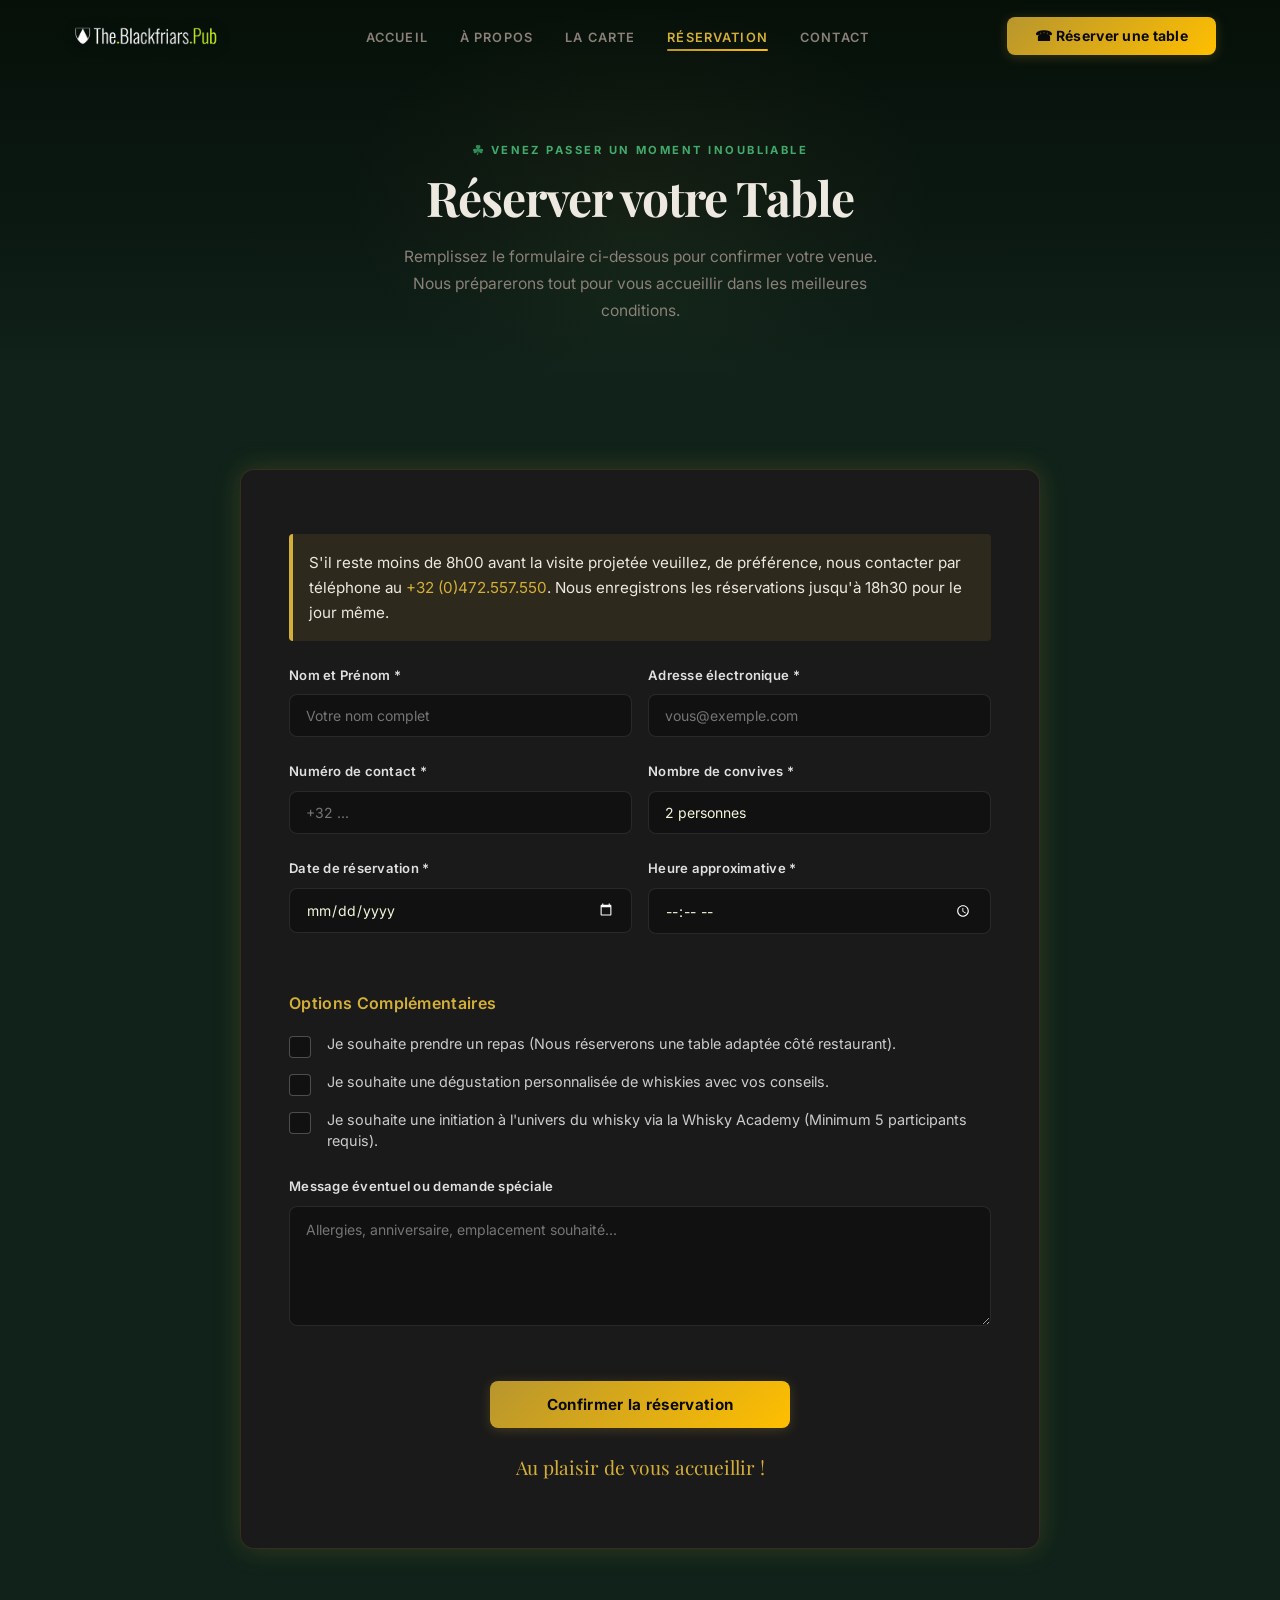
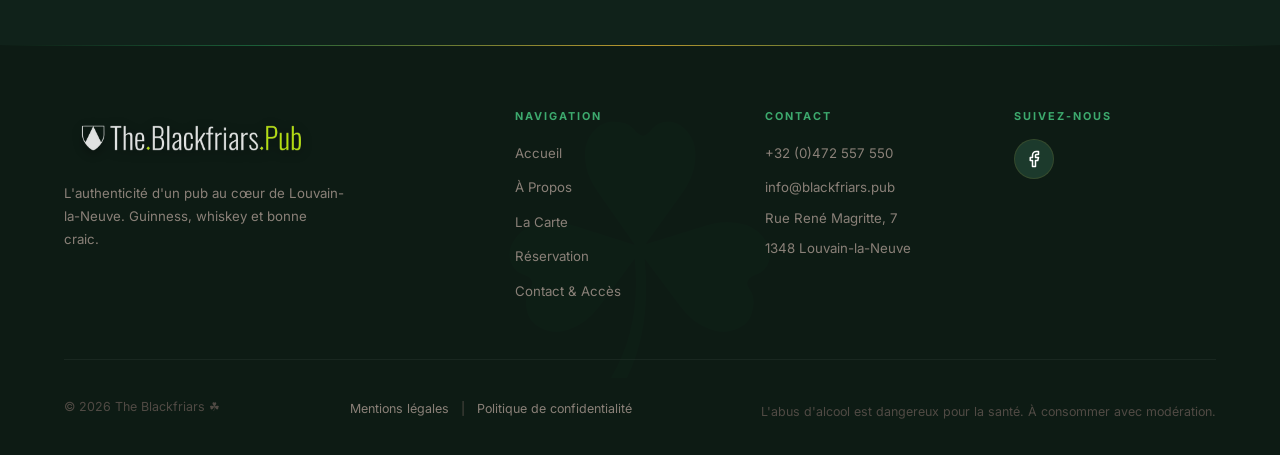
<file: reservation.html>
<!DOCTYPE html>
<html lang="fr">
<head>
    <meta charset="UTF-8">
    <meta name="viewport" content="width=device-width, initial-scale=1.0">
    <title>Réservation – The Blackfriars | Irish Pub à Louvain-la-Neuve</title>
    <meta name="description" content="Réservez votre table au Blackfriars, le pub irlandais de référence à Louvain-la-Neuve. Soirées, repas british et dégustations de whiskies.">
    <meta name="theme-color" content="#00402E">
    <link rel="icon" type="image/webp" href="assets/logo.webp">
    <link rel="stylesheet" href="css/style.css">
</head>
<body>

    <!-- ═══ HEADER ═══ -->
    <header class="site-header" id="siteHeader">
        <div class="header-inner">
            <a href="index.html" class="logo" aria-label="The Blackfriars – Accueil">
                <img src="assets/logo-long.webp" alt="The Blackfriars – Irish Pub Logo" class="logo-img">
            </a>
            <nav class="nav-desktop" aria-label="Navigation principale">
                <ul>
                    <li><a href="index.html">Accueil</a></li>
                    <li><a href="a-propos.html">À Propos</a></li>
                    <li><a href="carte.html">La Carte</a></li>
                    <li><a href="reservation.html" class="active">Réservation</a></li>
                    <li><a href="contact.html">Contact</a></li>
                </ul>
            </nav>
            <a href="reservation.html" class="btn btn-primary header-cta">☎ Réserver une table</a>
            <button class="burger" id="burger" aria-label="Ouvrir le menu"><span></span><span></span><span></span></button>
        </div>
    </header>

    <nav class="nav-mobile" id="mobileNav" aria-label="Navigation mobile">
        <ul>
            <li><a href="index.html">Accueil</a></li>
            <li><a href="a-propos.html">À Propos</a></li>
            <li><a href="carte.html">La Carte</a></li>
            <li><a href="reservation.html" class="active">Réservation</a></li>
            <li><a href="contact.html">Contact</a></li>
        </ul>
        <div class="mobile-cta">
            <a href="reservation.html" class="btn btn-primary btn-lg">☎ Réserver une table</a>
        </div>
    </nav>

    <!-- ═══ PAGE HERO ═══ -->
    <section class="page-hero">
        <div class="container">
            <span class="section-label">Venez passer un moment inoubliable</span>
            <h1>Réserver votre <span class="accent">Table</span></h1>
            <p>Remplissez le formulaire ci-dessous pour confirmer votre venue. Nous préparerons tout pour vous accueillir dans les meilleures conditions.</p>
        </div>
    </section>

    <!-- ═══ RESERVATION FORM ═══ -->
    <section class="section">
        <div class="container reveal">
            <div class="reservation-form-container">
                <div style="background: rgba(212,175,55,0.1); border-left: 4px solid var(--color-gold); padding: var(--space-md); margin-bottom: var(--space-lg); border-radius: 4px;">
                    <p style="color: var(--color-text); font-size: 0.95rem; margin: 0;">S'il reste moins de 8h00 avant la visite projetée veuillez, de préférence, nous contacter par téléphone au <a href="tel:+32472557550" style="color: var(--color-gold);">+32 (0)472.557.550</a>. Nous enregistrons les réservations jusqu'à 18h30 pour le jour même.</p>
                </div>
                <form id="reservationForm" action="send_reservation.php" method="POST">
                    <div class="form-row">
                        <div class="form-group">
                            <label class="form-label" for="resName">Nom et Prénom *</label>
                            <input type="text" id="resName" name="name" class="form-input" required placeholder="Votre nom complet">
                        </div>
                        <div class="form-group">
                            <label class="form-label" for="resEmail">Adresse électronique *</label>
                            <input type="email" id="resEmail" name="email" class="form-input" required placeholder="vous@exemple.com">
                        </div>
                    </div>

                    <div class="form-row">
                        <div class="form-group">
                            <label class="form-label" for="resPhone">Numéro de contact *</label>
                            <input type="tel" id="resPhone" name="phone" class="form-input" required placeholder="+32 ...">
                        </div>
                        <div class="form-group">
                            <label class="form-label" for="resGuests">Nombre de convives *</label>
                            <select id="resGuests" name="guests" class="form-select" required>
                                <option value="1">1 personne</option>
                                <option value="2" selected>2 personnes</option>
                                <option value="3">3 personnes</option>
                                <option value="4">4 personnes</option>
                                <option value="5">5 personnes</option>
                                <option value="6">6 personnes</option>
                                <option value="7">7 personnes</option>
                                <option value="8">8 personnes</option>
                                <option value="9+">9+ personnes (Nous contacterons pour confirmation)</option>
                            </select>
                        </div>
                    </div>

                    <div class="form-row">
                        <div class="form-group">
                            <label class="form-label" for="resDate">Date de réservation *</label>
                            <input type="date" id="resDate" name="date" class="form-input" required style="color-scheme: dark;">
                        </div>
                        <div class="form-group">
                            <label class="form-label" for="resTime">Heure approximative *</label>
                            <input type="time" id="resTime" name="time" class="form-input" required style="color-scheme: dark;">
                        </div>
                    </div>

                    <div class="form-group" style="margin-top: var(--space-xl);">
                        <label class="form-label" style="font-size: 1rem; color: var(--color-gold); margin-bottom: var(--space-md);">Options Complémentaires</label>
                        
                        <label class="custom-checkbox-row">
                            <input type="checkbox" id="optRepas" name="options[]" value="Repas (Côté Restaurant)">
                            <span class="checkmark"></span>
                            <span class="checkbox-label">Je souhaite prendre un repas (Nous réserverons une table adaptée côté restaurant).</span>
                        </label>
                        
                        <label class="custom-checkbox-row">
                            <input type="checkbox" id="optWhisky" name="options[]" value="Dégustation Whisky">
                            <span class="checkmark"></span>
                            <span class="checkbox-label">Je souhaite une dégustation personnalisée de whiskies avec vos conseils.</span>
                        </label>

                        <label class="custom-checkbox-row">
                            <input type="checkbox" id="optAcademy" name="options[]" value="Initiation Whisky Academy">
                            <span class="checkmark"></span>
                            <span class="checkbox-label">Je souhaite une initiation à l'univers du whisky via la Whisky Academy (Minimum 5 participants requis).</span>
                        </label>
                    </div>

                    <div class="form-group" style="margin-top: var(--space-lg);">
                        <label class="form-label" for="resMessage">Message éventuel ou demande spéciale</label>
                        <textarea id="resMessage" name="message" class="form-textarea" placeholder="Allergies, anniversaire, emplacement souhaité..."></textarea>
                    </div>

                    <div style="text-align: center; margin-top: var(--space-2xl);">
                        <button type="submit" class="btn btn-primary btn-lg" style="width: 100%; max-width: 300px;">Confirmer la réservation</button>
                        <p style="color: var(--color-gold); font-family: var(--font-heading); font-size: 1.2rem; margin-top: var(--space-lg);">Au plaisir de vous accueillir !</p>
                    </div>
                </form>
            </div>
        </div>
    </section>

    <!-- ═══ FOOTER ═══ -->
    <footer class="site-footer">
        <div class="container">
            <div class="footer-grid">
                <div class="footer-brand">
                    <a href="index.html" class="logo">
                        <img src="assets/logo-long.webp" alt="The Blackfriars – Irish Pub Logo" class="logo-img logo-img--footer">
                    </a>
                    <p>L'authenticité d'un pub au cœur de Louvain-la-Neuve. Guinness, whiskey et bonne craic.</p>
                </div>
                <div class="footer-col">
                    <h4>Navigation</h4>
                    <ul>
                        <li><a href="index.html">Accueil</a></li>
                        <li><a href="a-propos.html">À Propos</a></li>
                        <li><a href="carte.html">La Carte</a></li>
                        <li><a href="reservation.html">Réservation</a></li>
                        <li><a href="contact.html">Contact & Accès</a></li>
                    </ul>
                </div>
                <div class="footer-col">
                    <h4>Contact</h4>
                    <ul>
                        <li><a href="tel:+32472557550">+32 (0)472 557 550</a></li>
                        <li><a href="mailto:info@blackfriars.pub">info@blackfriars.pub</a></li>
                        <li>Rue René Magritte, 7</li>
                        <li>1348 Louvain-la-Neuve</li>
                    </ul>
                </div>
                <div class="footer-col">
                    <h4>Suivez-nous</h4>
                    <div class="footer-social">
                        <a href="https://www.facebook.com/TheBlackfriarsPub/?locale=fr_FR" target="_blank" rel="noopener" aria-label="Facebook">
                            <svg xmlns="http://www.w3.org/2000/svg" width="18" height="18" viewBox="0 0 24 24" fill="none" stroke="currentColor" stroke-width="2" stroke-linecap="round" stroke-linejoin="round"><path d="M18 2h-3a5 5 0 0 0-5 5v3H7v4h3v8h4v-8h3l1-4h-4V7a1 1 0 0 1 1-1h3z"></path></svg>
                        </a>
                    </div>
                </div>
            </div>
            <div class="footer-bottom">
                <p>© 2026 The Blackfriars  ☘</p>
                <p style="margin-top: 5px;">
                    <a href="mentions-legales.html" style="color: var(--color-text-muted); transition: color var(--transition-fast);" onmouseover="this.style.color='var(--color-gold)'" onmouseout="this.style.color='var(--color-text-muted)'">Mentions légales</a>
                    <span style="color: var(--color-text-dim); margin: 0 8px;">|</span>
                    <a href="politique-de-confidentialite.html" style="color: var(--color-text-muted); transition: color var(--transition-fast);" onmouseover="this.style.color='var(--color-gold)'" onmouseout="this.style.color='var(--color-text-muted)'">Politique de confidentialité</a>
                </p>
                <p style="margin-top: 10px;">L'abus d'alcool est dangereux pour la santé. À consommer avec modération.</p>
            </div>
        </div>
    </footer>

    <!-- Sticky CTA -->
    <div class="sticky-cta">
        <a href="tel:+32472557550" class="btn btn-primary">☎ Appeler</a>
        <a href="https://maps.google.com/?q=Rue+René+Magritte+7+1348+Louvain-la-Neuve" target="_blank" rel="noopener" class="btn btn-secondary">📍 Y aller</a>
        <a href="reservation.html" class="btn btn-outline-copper">Réserver</a>
    </div>

    <!-- Script de validation et UX de soumission -->
    <script>
        document.getElementById('reservationForm').addEventListener('submit', function(e) {
            const btn = this.querySelector('button[type="submit"]');
            btn.textContent = 'Envoi en cours...';
            btn.disabled = true;
        });
    </script>
    <script src="js/main.js"></script>
</body>
</html>
</file>
<file: css/style.css>
/* ============================================
   THE BLACKFRIARS – DARK MODERN IRISH PUB
   Direction Artistique : Nightlife & Luxe Irlandais
   ============================================ */

/* --- Google Fonts --- */
@import url('https://fonts.googleapis.com/css2?family=Playfair+Display:ital,wght@0,400;0,600;0,700;0,800;1,400;1,600&family=Inter:wght@300;400;500;600;700&family=Grenze+Gotisch:wght@400;600;700;900&display=swap');

/* --- CSS Custom Properties --- */
:root {
    /* Dark Irish Green base - légèrement éclairci */
    --color-bg:            #10221A;
    --color-bg-alt:        #0D1B14;
    --color-bg-card:       #162E23;
    --color-bg-elevated:   #1C3A2C;

    /* Irish Green – présent mais pas abusé */
    --color-irish:         #2E8B57;
    --color-irish-light:   #3DAA6E;
    --color-irish-dim:     #1B5E38;
    --color-irish-glow:    rgba(46, 139, 87, 0.10);
    --color-irish-border:  rgba(46, 139, 87, 0.28);

    /* Emerald deep – compatibilité */
    --color-emerald:       #043927;
    --color-emerald-light: #065C3E;
    --color-emerald-deep:  #021E14;

    /* Gold – inchangé */
    --color-gold:          #D4AF37;
    --color-gold-bright:   #FFBF00;
    --color-gold-dark:     #B8962E;
    --color-gold-glow:     rgba(212, 175, 55, 0.12);

    /* Wood & Copper */
    --color-wood:          #5C3D2E;
    --color-wood-light:    #7A5640;
    --color-wood-dark:     #3E2518;
    --color-copper:        #B87333;

    /* Text */
    --color-text:          #EDE8E0;
    --color-text-muted:    #8A8078;
    --color-text-dim:      #504A44;

    /* Borders */
    --color-border:        rgba(212, 175, 55, 0.13);
    --color-border-subtle: rgba(255, 255, 255, 0.05);
    --color-border-wood:   rgba(184, 115, 51, 0.22);
    --color-overlay:       rgba(0, 0, 0, 0.88);

    /* State colors */
    --color-success:       #3DAA6E;
    --color-danger:        #E74C3C;

    /* Typography */
    --font-heading:  'Playfair Display', Georgia, 'Times New Roman', serif;
    --font-display:  'Grenze Gotisch', 'Playfair Display', Georgia, serif;
    --font-body:     'Inter', 'Quicksand', -apple-system, BlinkMacSystemFont, 'Segoe UI', sans-serif;

    /* Spacing */
    --space-xs:  0.25rem;
    --space-sm:  0.5rem;
    --space-md:  1rem;
    --space-lg:  1.5rem;
    --space-xl:  2rem;
    --space-2xl: 3rem;
    --space-3xl: 4rem;
    --space-4xl: 6rem;

    /* Radius */
    --radius-sm:   4px;
    --radius-md:   8px;
    --radius-lg:   14px;
    --radius-xl:   24px;
    --radius-full: 50%;

    /* Shadows */
    --shadow-sm:    0 2px 8px  rgba(0,0,0,0.45);
    --shadow-md:    0 4px 20px rgba(0,0,0,0.55);
    --shadow-lg:    0 8px 36px rgba(0,0,0,0.65);
    --shadow-gold:  0 0 28px   rgba(212,175,55,0.18);
    --shadow-glow:  0 0 32px   rgba(255,191,0,0.12);
    --shadow-green: 0 0 24px   rgba(46,139,87,0.18);

    /* Transitions */
    --transition-fast:   0.18s ease;
    --transition-base:   0.28s ease;
    --transition-slow:   0.5s  ease;
    --transition-spring: 0.4s  cubic-bezier(0.34, 1.56, 0.64, 1);

    /* Layout */
    --max-width:  1200px;
    --header-h:   72px;
    --mobile-bar: 64px;
}

/* --- Reset & Base --- */
*,
*::before,
*::after {
    margin: 0;
    padding: 0;
    box-sizing: border-box;
}

html {
    font-size: 16px;
    scroll-behavior: smooth;
    -webkit-font-smoothing: antialiased;
    -moz-osx-font-smoothing: grayscale;
}

body {
    font-family: var(--font-body);
    color: var(--color-text);
    background-color: var(--color-bg);
    line-height: 1.65;
    overflow-x: hidden;
    min-height: 100vh;
    font-weight: 400;
}

img {
    max-width: 100%;
    height: auto;
    display: block;
}

a {
    color: var(--color-gold);
    text-decoration: none;
    transition: color var(--transition-fast);
}

a:hover {
    color: var(--color-gold-bright);
}

ul, ol { list-style: none; }
button { cursor: pointer; font-family: inherit; border: none; background: none; }

h1, h2, h3, h4, h5, h6 {
    font-family: var(--font-heading);
    font-weight: 700;
    line-height: 1.2;
    color: var(--color-text);
}

/* ============================================
   DECORATIVE SEPARATORS
   ============================================ */

/* Shamrock divider – icône verte, lignes or */
.shamrock-divider {
    display: flex;
    align-items: center;
    justify-content: center;
    gap: var(--space-md);
    margin: var(--space-2xl) 0;
    position: relative;
}

.shamrock-divider::before,
.shamrock-divider::after {
    content: '';
    flex: 1;
    height: 1px;
    background: linear-gradient(90deg, transparent, var(--color-border), transparent);
}

.shamrock-divider .shamrock-icon {
    color: var(--color-irish);
    font-size: 1.4rem;
    animation: shamrockFloat 3s ease-in-out infinite;
    filter: drop-shadow(0 0 8px rgba(46,139,87,0.3));
}

@keyframes shamrockFloat {
    0%, 100% { transform: translateY(0) rotate(0deg); }
    50%       { transform: translateY(-4px) rotate(5deg); }
}

/* Gold line – léger reflet vert au centre */
.gold-line {
    width: 72px;
    height: 2px;
    background: linear-gradient(
        90deg,
        var(--color-gold-dark),
        var(--color-irish-light) 40%,
        var(--color-gold) 55%,
        var(--color-gold-bright)
    );
    border: none;
    margin: var(--space-md) 0;
    border-radius: 2px;
    opacity: 0.85;
}

.text-center .gold-line {
    margin-left: auto;
    margin-right: auto;
}

/* ============================================
   UTILITIES
   ============================================ */
.container {
    width: 100%;
    max-width: var(--max-width);
    margin: 0 auto;
    padding: 0 var(--space-lg);
}

.sr-only {
    position: absolute;
    width: 1px; height: 1px;
    padding: 0; margin: -1px;
    overflow: hidden;
    clip: rect(0,0,0,0);
    white-space: nowrap;
    border-width: 0;
}

/* ============================================
   SECTION ANATOMY
   ============================================ */
.section {
    padding: var(--space-4xl) 0;
    position: relative;
}

.section-dark {
    background: var(--color-bg-alt);
}

/* Filet vert-or sur les sections sombres */
.section-dark::before {
    content: '';
    position: absolute;
    top: 0;
    left: 8%;
    right: 8%;
    height: 1px;
    background: linear-gradient(
        90deg,
        transparent,
        var(--color-irish-dim) 20%,
        var(--color-gold-dark) 50%,
        var(--color-irish-dim) 80%,
        transparent
    );
}

.section-label {
    font-family: var(--font-body);
    font-size: 0.7rem;
    font-weight: 700;
    letter-spacing: 0.22em;
    text-transform: uppercase;
    color: var(--color-irish-light);
    margin-bottom: var(--space-sm);
    display: inline-flex;
    align-items: center;
    gap: 0.4em;
}

.section-label::before {
    content: '☘';
    font-size: 0.8rem;
    color: var(--color-irish);
}

.section-title {
    font-size: clamp(1.8rem, 4vw, 2.8rem);
    margin-bottom: var(--space-sm);
    letter-spacing: -0.01em;
}

.section-title .accent {
    color: var(--color-gold);
    font-style: italic;
}

.section-desc {
    color: var(--color-text-muted);
    max-width: 580px;
    margin-bottom: var(--space-2xl);
    font-size: 0.975rem;
    line-height: 1.75;
}

.text-center { text-align: center; }
.text-center .section-desc {
    margin-left: auto;
    margin-right: auto;
}

/* ============================================
   BUTTONS
   ============================================ */
.btn {
    display: inline-flex;
    align-items: center;
    justify-content: center;
    gap: var(--space-sm);
    padding: 0.75rem 1.75rem;
    border-radius: var(--radius-md);
    font-family: var(--font-body);
    font-weight: 600;
    font-size: 0.875rem;
    letter-spacing: 0.02em;
    transition: all var(--transition-base);
    white-space: nowrap;
    text-decoration: none;
    line-height: 1;
    position: relative;
    overflow: hidden;
    cursor: pointer;
}

/* Ripple subtle */
.btn::after {
    content: '';
    position: absolute;
    inset: 0;
    background: rgba(255,255,255,0);
    transition: background var(--transition-fast);
    border-radius: inherit;
}
.btn:hover::after { background: rgba(255,255,255,0.05); }
.btn:active::after { background: rgba(255,255,255,0.09); }

/* Primary – or chaud */
.btn-primary {
    background: linear-gradient(135deg, var(--color-gold-dark), var(--color-gold-bright));
    color: #0A0A0A;
    font-weight: 700;
    box-shadow: 0 2px 12px rgba(212,175,55,0.22);
}
.btn-primary:hover {
    background: linear-gradient(135deg, var(--color-gold-bright), var(--color-gold));
    color: #0A0A0A;
    transform: translateY(-2px);
    box-shadow: 0 4px 24px rgba(255,191,0,0.32);
}

/* Secondary – vert irlandais, élégant */
.btn-secondary {
    background: transparent;
    color: var(--color-irish-light);
    border: 1.5px solid var(--color-irish-border);
}
.btn-secondary:hover {
    border-color: var(--color-irish-light);
    color: #5CCFA0;
    background: var(--color-irish-glow);
    transform: translateY(-2px);
    box-shadow: var(--shadow-green);
}

/* Outline copper */
.btn-outline-copper {
    background: transparent;
    color: var(--color-gold);
    border: 1px solid rgba(212,175,55,0.4);
}
.btn-outline-copper:hover {
    background: rgba(212,175,55,0.08);
    color: var(--color-gold-bright);
    border-color: var(--color-gold);
}

.btn-icon {
    width: 48px; height: 48px;
    padding: 0;
    border-radius: var(--radius-full);
    display: inline-flex;
    align-items: center;
    justify-content: center;
    font-size: 1.2rem;
}
.btn-lg { padding: 1rem 2.25rem; font-size: 0.95rem; }
.btn-sm { padding: 0.45rem 1.1rem; font-size: 0.78rem; }

/* ============================================
   HEADER
   ============================================ */
.site-header {
    position: fixed;
    top: 0; left: 0; right: 0;
    z-index: 1000;
    height: var(--header-h);
    display: flex;
    align-items: center;
    transition: all var(--transition-base);
    background: transparent;
}

.site-header.scrolled {
    background: rgba(8, 20, 13, 0.97);
    backdrop-filter: blur(20px);
    -webkit-backdrop-filter: blur(20px);
    box-shadow: 0 1px 0 var(--color-border), 0 4px 32px rgba(0,0,0,0.7);
}

.header-inner {
    display: flex;
    align-items: center;
    justify-content: space-between;
    width: 100%;
    max-width: var(--max-width);
    margin: 0 auto;
    padding: 0 var(--space-lg);
}

/* Logo */
.logo {
    display: flex;
    align-items: center;
    gap: var(--space-sm);
    text-decoration: none;
    z-index: 1001;
}

.logo-img {
    height: 36px;
    width: auto;
    object-fit: contain;
    display: block;
    filter: drop-shadow(0 2px 6px rgba(0,0,0,0.5));
    transition: filter var(--transition-base), transform var(--transition-fast);
}

.logo:hover .logo-img {
    filter: drop-shadow(0 0 14px rgba(46,139,87,0.25)) drop-shadow(0 2px 6px rgba(0,0,0,0.5));
    transform: scale(1.03);
}

.logo-img--footer { height: 56px; opacity: 0.88; }

/* Legacy text logo (subpages) */
.logo-icon {
    width: 40px; height: 40px;
    background: linear-gradient(135deg, var(--color-irish-dim), var(--color-irish));
    border-radius: var(--radius-md);
    display: flex; align-items: center; justify-content: center;
    font-size: 1rem;
    color: #fff;
    font-weight: 800;
    font-family: var(--font-heading);
    box-shadow: 0 0 16px rgba(46,139,87,0.2);
}

.logo-text {
    font-family: var(--font-heading);
    font-size: 1.35rem;
    font-weight: 700;
    color: var(--color-text);
    line-height: 1.1;
}

.logo-text span {
    display: block;
    font-size: 0.58rem;
    font-family: var(--font-body);
    color: var(--color-irish-light);
    letter-spacing: 0.2em;
    text-transform: uppercase;
    font-weight: 600;
}

/* Desktop Nav */
.nav-desktop { display: none; }

.nav-desktop > ul {
    display: flex;
    gap: var(--space-xl);
    align-items: center;
}

.nav-desktop > ul > li > a {
    font-size: 0.8rem;
    font-weight: 600;
    color: var(--color-text-muted);
    text-transform: uppercase;
    letter-spacing: 0.09em;
    position: relative;
    padding: var(--space-xs) 0;
    transition: color var(--transition-fast);
}

.nav-desktop > ul > li > a::after {
    content: '';
    position: absolute;
    bottom: -2px; left: 0;
    width: 0; height: 2px;
    background: var(--color-irish);
    transition: width var(--transition-base);
    border-radius: 2px;
}

.nav-desktop > ul > li > a:hover {
    color: var(--color-text);
}

.nav-desktop > ul > li > a.active {
    color: var(--color-gold);
}

.nav-desktop > ul > li > a:hover::after {
    width: 100%;
    background: var(--color-irish);
}

.nav-desktop > ul > li > a.active::after {
    width: 100%;
    background: linear-gradient(90deg, var(--color-gold-dark), var(--color-gold-bright));
}

.header-cta { display: none; }

/* Burger */
.burger {
    display: flex;
    flex-direction: column;
    gap: 5px;
    width: 26px; height: 22px;
    justify-content: center;
    z-index: 1001;
    cursor: pointer;
    background: none; border: none;
    padding: 0;
}

.burger span {
    display: block;
    width: 100%; height: 2px;
    background: var(--color-gold);
    transition: all var(--transition-base);
    border-radius: 2px;
}

.burger.active span:nth-child(1) { transform: translateY(7px)  rotate(45deg); }
.burger.active span:nth-child(2) { opacity: 0; }
.burger.active span:nth-child(3) { transform: translateY(-7px) rotate(-45deg); }

/* Mobile Nav */
.nav-mobile {
    position: fixed;
    inset: 0;
    z-index: 999;
    background: rgba(8, 20, 13, 0.98);
    backdrop-filter: blur(28px);
    -webkit-backdrop-filter: blur(28px);
    display: flex;
    flex-direction: column;
    align-items: center;
    justify-content: flex-start;
    padding: calc(var(--header-h) + var(--space-xl)) var(--space-lg) var(--space-xl);
    opacity: 0;
    visibility: hidden;
    transition: all var(--transition-slow);
    overflow-y: auto;
}

.nav-mobile.open { opacity: 1; visibility: visible; }
.nav-mobile ul { text-align: center; }

.nav-mobile li {
    transform: translateY(20px);
    opacity: 0;
    transition: all 0.4s ease;
}

.nav-mobile.open li               { transform: translateY(0); opacity: 1; }
.nav-mobile.open li:nth-child(1)  { transition-delay: 0.08s; }
.nav-mobile.open li:nth-child(2)  { transition-delay: 0.13s; }
.nav-mobile.open li:nth-child(3)  { transition-delay: 0.18s; }
.nav-mobile.open li:nth-child(4)  { transition-delay: 0.23s; }
.nav-mobile.open li:nth-child(5)  { transition-delay: 0.28s; }
.nav-mobile.open li:nth-child(6)  { transition-delay: 0.33s; }

.nav-mobile ul > li > a {
    display: block;
    font-family: var(--font-body);
    font-size: 1.3rem;
    font-weight: 600;
    color: var(--color-text);
    padding: 0.8rem 0;
    text-transform: uppercase;
    letter-spacing: 0.06em;
    transition: color var(--transition-fast);
}

.nav-mobile ul > li > a:hover,
.nav-mobile ul > li > a.active {
    color: var(--color-gold);
}

.nav-mobile .mobile-cta {
    margin-top: var(--space-2xl);
    transform: translateY(20px);
    opacity: 0;
    transition: all 0.4s ease 0.38s;
}

.nav-mobile.open .mobile-cta {
    transform: translateY(0);
    opacity: 1;
}

/* ============================================
   STICKY CTA (Mobile)
   ============================================ */
.sticky-cta {
    position: fixed;
    bottom: 0; left: 0; right: 0;
    z-index: 998;
    background: rgba(8, 20, 13, 0.97);
    backdrop-filter: blur(14px);
    -webkit-backdrop-filter: blur(14px);
    border-top: 1px solid var(--color-border);
    padding: var(--space-sm) var(--space-md);
    display: flex;
    gap: var(--space-sm);
}

.sticky-cta .btn {
    flex: 1;
    font-size: 0.78rem;
    padding: 0.65rem 0.4rem;
}

/* ============================================
   HERO
   ============================================ */
.hero {
    position: relative;
    min-height: 100vh;
    display: flex;
    align-items: center;
    justify-content: center;
    overflow: hidden;
}

.hero-bg {
    position: absolute;
    inset: 0;
    z-index: 0;
}

.hero-bg img {
    width: 100%; height: 100%;
    object-fit: cover;
    filter: brightness(0.42) contrast(1.05) saturate(0.8);
    transform: scale(1.04);
    transition: transform 8s ease;
}

.hero:hover .hero-bg img { transform: scale(1.06); }

.hero-overlay {
    position: absolute; inset: 0;
    background:
        linear-gradient(90deg,  rgba(0,0,0,0.45) 0%, transparent 45%),
        linear-gradient(270deg, rgba(0,0,0,0.45) 0%, transparent 45%),
        linear-gradient(to bottom,
            rgba(0,0,0,0.10) 0%,
            rgba(4,12,8,0.42) 50%,
            rgba(8,22,13,0.90) 82%,
            #0B1812 100%
        );
    z-index: 1;
}

/* Atmospheric glows : or + vert */
.hero-overlay::before {
    content: '';
    position: absolute; inset: 0;
    background-image:
        radial-gradient(ellipse at 28% 72%, rgba(212,175,55,0.04)  0%, transparent 58%),
        radial-gradient(ellipse at 70% 75%, rgba(46,139,87,0.03)   0%, transparent 50%);
    pointer-events: none;
}

.hero-content {
    position: relative;
    z-index: 2;
    text-align: center;
    padding: var(--space-3xl) var(--space-lg);
    max-width: 860px;
}

.hero-badge {
    display: inline-flex;
    align-items: center;
    gap: var(--space-sm);
    background: rgba(46, 139, 87, 0.08);
    border: 1px solid var(--color-irish-border);
    padding: 0.35rem 1rem;
    border-radius: var(--radius-xl);
    font-size: 0.7rem;
    font-weight: 700;
    color: var(--color-irish-light);
    letter-spacing: 0.14em;
    text-transform: uppercase;
    margin-bottom: var(--space-lg);
    animation: fadeInDown 0.8s ease forwards;
}

.hero h1 {
    font-size: clamp(2.2rem, 6vw, 4.2rem);
    font-weight: 800;
    margin-bottom: var(--space-lg);
    animation: fadeInUp 0.8s ease 0.2s both;
    text-shadow: 0 2px 24px rgba(0,0,0,0.5);
    letter-spacing: -0.02em;
}

.hero h1 .accent {
    color: var(--color-gold);
    font-style: italic;
    text-shadow: 0 0 32px rgba(212,175,55,0.28);
}

.hero-subtitle {
    font-size: clamp(0.975rem, 2.5vw, 1.15rem);
    color: var(--color-text-muted);
    margin-bottom: var(--space-2xl);
    line-height: 1.75;
    animation: fadeInUp 0.8s ease 0.4s both;
}

.hero-actions {
    display: flex;
    gap: var(--space-md);
    justify-content: center;
    flex-wrap: wrap;
    animation: fadeInUp 0.8s ease 0.6s both;
}

.hero-scroll {
    position: absolute;
    bottom: 2rem; left: 50%;
    transform: translateX(-50%);
    z-index: 2;
    display: flex;
    flex-direction: column;
    align-items: center;
    gap: var(--space-sm);
    color: var(--color-gold);
    font-size: 0.65rem;
    letter-spacing: 0.15em;
    text-transform: uppercase;
    animation: fadeInUp 0.8s ease 0.8s both;
}

.hero-scroll .scroll-line {
    width: 1px; height: 36px;
    background: linear-gradient(180deg, var(--color-gold), transparent);
    animation: scrollPulse 2s ease infinite;
}

/* ============================================
   GALLERY
   ============================================ */
.gallery-grid {
    display: grid;
    grid-template-columns: repeat(2, 1fr);
    gap: var(--space-sm);
}

.gallery-item {
    position: relative;
    border-radius: var(--radius-lg);
    overflow: hidden;
    aspect-ratio: 1;
    cursor: pointer;
    border: 1px solid rgba(255,255,255,0.04);
}

.gallery-item:nth-child(1) {
    grid-column: span 2;
    aspect-ratio: 16/9;
}

.gallery-item img {
    width: 100%; height: 100%;
    object-fit: cover;
    transition: transform var(--transition-slow);
}

.gallery-item:hover img { transform: scale(1.07); }

.gallery-item::after {
    content: '';
    position: absolute; inset: 0;
    background: linear-gradient(180deg, transparent 45%, rgba(0,0,0,0.68));
    opacity: 0;
    transition: opacity var(--transition-base);
}

.gallery-item:hover::after { opacity: 1; }

/* ============================================
   STATS
   ============================================ */
.stats-row {
    display: grid;
    grid-template-columns: repeat(2, 1fr);
    gap: var(--space-md);
    margin: var(--space-2xl) 0;
}

.stat-item {
    text-align: center;
    padding: var(--space-xl) var(--space-lg);
    background: var(--color-bg-card);
    border-radius: var(--radius-lg);
    border: 1px solid var(--color-border);
    position: relative;
    overflow: hidden;
    transition: all var(--transition-base);
}

/* Fine barre verte en haut de chaque stat */
.stat-item::before {
    content: '';
    position: absolute;
    top: 0; left: 20%; right: 20%;
    height: 2px;
    background: linear-gradient(90deg, transparent, var(--color-irish), transparent);
    opacity: 0;
    transition: opacity var(--transition-base);
}

.stat-item:hover {
    border-color: rgba(46,139,87,0.3);
    box-shadow: 0 4px 20px rgba(46,139,87,0.1);
    transform: translateY(-2px);
}

.stat-item:hover::before { opacity: 1; }

.stat-number {
    font-family: var(--font-heading);
    font-size: 2.4rem;
    font-weight: 800;
    color: var(--color-gold);
    line-height: 1;
    margin-bottom: var(--space-xs);
    text-shadow: 0 0 20px rgba(212,175,55,0.2);
}

.stat-label {
    font-size: 0.75rem;
    color: var(--color-text-muted);
    text-transform: uppercase;
    letter-spacing: 0.1em;
    font-weight: 600;
}

/* ============================================
   LIVE SECTION
   ============================================ */
.live-section {
    background: linear-gradient(145deg, #0E1F15, #112218);
    border-radius: var(--radius-lg);
    padding: var(--space-2xl);
    border: 1px solid var(--color-border);
    position: relative;
    overflow: hidden;
    box-shadow: inset 0 1px 0 rgba(212,175,55,0.07), var(--shadow-lg);
}

.live-section::before {
    content: '';
    position: absolute;
    top: -40%; right: -15%;
    width: 480px; height: 480px;
    background: radial-gradient(circle, rgba(212,175,55,0.04), transparent 65%);
    pointer-events: none;
}

/* Reflet vert subtil en bas à gauche */
.live-section::after {
    content: '';
    position: absolute;
    bottom: -20%; left: -10%;
    width: 300px; height: 300px;
    background: radial-gradient(circle, rgba(46,139,87,0.04), transparent 65%);
    pointer-events: none;
}

.live-badge {
    display: inline-flex;
    align-items: center;
    gap: var(--space-sm);
    background: rgba(231,76,60,0.15);
    border: 1px solid rgba(231,76,60,0.35);
    color: #FF6B6B;
    padding: 3px 12px;
    border-radius: var(--radius-xl);
    font-size: 0.68rem;
    font-weight: 700;
    text-transform: uppercase;
    letter-spacing: 0.12em;
    margin-bottom: var(--space-md);
}

.live-badge::before {
    content: '';
    width: 7px; height: 7px;
    border-radius: 50%;
    background: #FF6B6B;
    animation: pulse 1.5s infinite;
}

/* ============================================
   HOURS WIDGET
   ============================================ */
.hours-widget {
    background: var(--color-bg-card);
    border: 1px solid var(--color-border);
    border-radius: var(--radius-lg);
    padding: var(--space-xl);
    max-width: 480px;
    margin: 0 auto;
    position: relative;
    overflow: hidden;
}

.hours-widget::before {
    content: '';
    position: absolute; inset: 0;
    background: repeating-linear-gradient(
        90deg,
        transparent,
        rgba(46,139,87,0.015) 2px,
        transparent 4px
    );
    pointer-events: none;
}

.hours-status {
    display: flex;
    align-items: center;
    gap: var(--space-sm);
    margin-bottom: var(--space-lg);
    font-size: 0.95rem;
    font-weight: 600;
    position: relative;
}

.hours-status .dot {
    width: 9px; height: 9px;
    border-radius: var(--radius-full);
    animation: pulse 2s infinite;
}

.hours-status .dot.open {
    background: var(--color-irish);
    box-shadow: 0 0 10px rgba(46,139,87,0.55);
}

.hours-status .dot.closed {
    background: var(--color-danger);
    box-shadow: 0 0 10px rgba(231,76,60,0.5);
}

.hours-status .status-text { color: var(--color-gold); }

.hours-list {
    display: flex;
    flex-direction: column;
    gap: var(--space-xs);
    position: relative;
}

.hours-row {
    display: flex;
    justify-content: space-between;
    padding: 0.55rem 0;
    border-bottom: 1px solid var(--color-border-subtle);
    font-size: 0.88rem;
}

.hours-row:last-child { border-bottom: none; }
.hours-row .day  { color: var(--color-text-muted); }
.hours-row .time { font-weight: 600; color: var(--color-text); }

.hours-row.today {
    background: rgba(46,139,87,0.06);
    border-radius: var(--radius-sm);
    padding: 0.55rem var(--space-sm);
    margin: 0 calc(var(--space-sm) * -1);
    border-left: 3px solid var(--color-irish);
    border-bottom: none;
}

.hours-row.today .day {
    color: var(--color-irish-light);
    font-weight: 700;
}

.hours-row.today .time { color: var(--color-gold); }

/* ============================================
   PAGE HERO (sous-pages)
   ============================================ */
.page-hero {
    padding: calc(var(--header-h) + var(--space-3xl)) 0 var(--space-2xl);
    background: linear-gradient(180deg, #061009 0%, #0B1812 60%, var(--color-bg) 100%);
    text-align: center;
    position: relative;
    overflow: hidden;
}

/* Glow or */
.page-hero::before {
    content: '';
    position: absolute;
    top: 0; left: 50%;
    transform: translateX(-50%);
    width: 600px; height: 400px;
    background: radial-gradient(ellipse, rgba(212,175,55,0.05), transparent 70%);
    pointer-events: none;
}

/* Glow vert subtil */
.page-hero::after {
    content: '';
    position: absolute;
    bottom: 0; left: 50%;
    transform: translateX(-50%);
    width: 400px; height: 200px;
    background: radial-gradient(ellipse, rgba(46,139,87,0.04), transparent 70%);
    pointer-events: none;
}

.page-hero h1 {
    font-size: clamp(2rem, 5vw, 3rem);
    margin-bottom: var(--space-md);
    position: relative;
    z-index: 1;
    letter-spacing: -0.02em;
}

.page-hero p {
    color: var(--color-text-muted);
    max-width: 500px;
    margin: 0 auto;
    font-size: 0.975rem;
    line-height: 1.75;
    position: relative;
    z-index: 1;
}

/* ============================================
   MENU PAGE
   ============================================ */
.menu-tabs {
    display: flex;
    gap: var(--space-sm);
    overflow-x: auto;
    padding-bottom: var(--space-sm);
    margin-bottom: var(--space-2xl);
    scrollbar-width: none;
    -ms-overflow-style: none;
}

.menu-tabs::-webkit-scrollbar { display: none; }

.menu-tab {
    flex-shrink: 0;
    padding: 0.55rem 1.1rem;
    border-radius: var(--radius-xl);
    background: var(--color-bg-card);
    border: 1px solid var(--color-border-subtle);
    color: var(--color-text-muted);
    font-size: 0.82rem;
    font-weight: 600;
    cursor: pointer;
    transition: all var(--transition-base);
    white-space: nowrap;
}

.menu-tab:hover {
    border-color: var(--color-irish-border);
    color: var(--color-irish-light);
    background: var(--color-irish-glow);
}

.menu-tab.active {
    background: linear-gradient(135deg, var(--color-gold-dark), var(--color-gold-bright));
    color: #0A0A0A;
    border-color: transparent;
    font-weight: 700;
    box-shadow: 0 2px 12px rgba(212,175,55,0.25);
}

.menu-category { display: none; animation: fadeIn 0.35s ease; }
.menu-category.active { display: block; }

.menu-section-title {
    font-size: 1.25rem;
    margin-bottom: var(--space-lg);
    padding-bottom: var(--space-sm);
    border-bottom: 1px solid var(--color-border);
    color: var(--color-gold);
    display: flex;
    align-items: center;
    gap: var(--space-sm);
}

.menu-section-title::before {
    content: '☘';
    font-size: 0.85rem;
    color: var(--color-irish);
}

.menu-item {
    display: flex;
    justify-content: space-between;
    align-items: flex-start;
    padding: var(--space-md) 0;
    border-bottom: 1px solid var(--color-border-subtle);
    gap: var(--space-md);
    transition: background var(--transition-fast);
}

.menu-item:hover {
    background: rgba(46,139,87,0.025);
    margin: 0 calc(var(--space-sm) * -1);
    padding: var(--space-md) var(--space-sm);
    border-radius: var(--radius-sm);
}

.menu-item:last-child { border-bottom: none; }

.menu-item-info  { flex: 1; }

.menu-item-name {
    font-family: var(--font-heading);
    font-size: 1rem;
    font-weight: 600;
    margin-bottom: var(--space-xs);
    display: flex;
    align-items: center;
    gap: var(--space-sm);
}

.menu-item-badge {
    font-size: 0.58rem;
    font-family: var(--font-body);
    font-weight: 700;
    text-transform: uppercase;
    letter-spacing: 0.05em;
    padding: 2px 7px;
    border-radius: var(--radius-sm);
    background: rgba(46,139,87,0.2);
    color: var(--color-irish-light);
    border: 1px solid var(--color-irish-border);
}

.menu-item-desc {
    font-size: 0.83rem;
    color: var(--color-text-muted);
    line-height: 1.55;
}

.menu-item-allergens {
    display: flex;
    gap: 4px;
    margin-top: var(--space-xs);
}

.allergen-icon {
    width: 20px; height: 20px;
    border-radius: var(--radius-full);
    background: var(--color-bg-elevated);
    display: flex; align-items: center; justify-content: center;
    font-size: 0.6rem;
    color: var(--color-text-muted);
    border: 1px solid var(--color-border-subtle);
    cursor: help;
}

.menu-item-price {
    font-family: var(--font-heading);
    font-size: 1.05rem;
    font-weight: 700;
    color: var(--color-gold);
    white-space: nowrap;
}

/* ============================================
   EVENTS PAGE
   ============================================ */
.events-calendar {
    display: grid;
    gap: var(--space-md);
}

.match-card {
    background: var(--color-bg-card);
    border: 1px solid var(--color-border);
    border-radius: var(--radius-lg);
    padding: var(--space-lg);
    display: flex;
    align-items: center;
    gap: var(--space-lg);
    transition: all var(--transition-base);
    position: relative;
    overflow: hidden;
}

/* Accent ligne verte gauche au hover */
.match-card::before {
    content: '';
    position: absolute;
    left: 0; top: 15%; bottom: 15%;
    width: 3px;
    background: var(--color-irish);
    border-radius: 0 3px 3px 0;
    opacity: 0;
    transition: opacity var(--transition-base);
}

.match-card:hover {
    border-color: var(--color-irish-border);
    transform: translateY(-2px);
    box-shadow: var(--shadow-green);
}

.match-card:hover::before { opacity: 1; }

.match-date {
    text-align: center;
    min-width: 58px;
    flex-shrink: 0;
}

.match-date .day-num {
    font-family: var(--font-heading);
    font-size: 1.75rem;
    font-weight: 800;
    color: var(--color-gold);
    line-height: 1;
}

.match-date .month {
    font-size: 0.65rem;
    color: var(--color-text-muted);
    text-transform: uppercase;
    letter-spacing: 0.1em;
}

.match-info { flex: 1; }

.match-teams {
    font-family: var(--font-heading);
    font-size: 1.05rem;
    font-weight: 600;
    margin-bottom: var(--space-xs);
}

.match-meta {
    display: flex;
    gap: var(--space-md);
    font-size: 0.78rem;
    color: var(--color-text-muted);
}

.match-meta span {
    display: flex;
    align-items: center;
    gap: 4px;
}

.match-league {
    font-size: 0.65rem;
    padding: 3px 9px;
    border-radius: var(--radius-sm);
    background: rgba(46,139,87,0.18);
    color: var(--color-irish-light);
    font-weight: 700;
    text-transform: uppercase;
    letter-spacing: 0.06em;
    flex-shrink: 0;
    border: 1px solid var(--color-irish-border);
}

.event-card {
    background: var(--color-bg-card);
    border: 1px solid var(--color-border);
    border-radius: var(--radius-lg);
    overflow: hidden;
    transition: all var(--transition-base);
}

.event-card:hover {
    border-color: var(--color-irish-border);
    transform: translateY(-3px);
    box-shadow: var(--shadow-green);
}

.event-card-img { aspect-ratio: 16/9; overflow: hidden; }

.event-card-img img {
    width: 100%; height: 100%;
    object-fit: cover;
    transition: transform var(--transition-slow);
}

.event-card:hover .event-card-img img { transform: scale(1.05); }

.event-card-body {
    padding: var(--space-lg);
    border-top: 2px solid var(--color-bg);
}

.event-card-day {
    font-size: 0.68rem;
    font-weight: 700;
    text-transform: uppercase;
    letter-spacing: 0.12em;
    color: var(--color-irish-light);
    margin-bottom: var(--space-xs);
}

.event-card-title {
    font-family: var(--font-heading);
    font-size: 1.2rem;
    font-weight: 700;
    margin-bottom: var(--space-sm);
}

.event-card-desc {
    font-size: 0.83rem;
    color: var(--color-text-muted);
    line-height: 1.65;
}

.events-grid {
    display: grid;
    grid-template-columns: 1fr;
    gap: var(--space-lg);
}

/* ============================================
   PRIVATISATION
   ============================================ */
.priv-features {
    display: grid;
    grid-template-columns: 1fr;
    gap: var(--space-md);
    margin-bottom: var(--space-2xl);
}

.priv-feature {
    display: flex;
    gap: var(--space-md);
    padding: var(--space-lg);
    background: var(--color-bg-card);
    border: 1px solid var(--color-border);
    border-radius: var(--radius-lg);
    transition: all var(--transition-base);
}

.priv-feature:hover {
    border-color: var(--color-irish-border);
    background: rgba(46,139,87,0.025);
    transform: translateY(-1px);
}

.priv-feature-icon {
    width: 48px; height: 48px;
    flex-shrink: 0;
    background: linear-gradient(135deg, rgba(46,139,87,0.2), rgba(27,94,56,0.35));
    border: 1px solid var(--color-irish-border);
    border-radius: var(--radius-md);
    display: flex;
    align-items: center;
    justify-content: center;
    font-size: 1.25rem;
}

.priv-feature-info h3 {
    font-size: 0.975rem;
    margin-bottom: var(--space-xs);
    color: var(--color-text);
    font-family: var(--font-body);
    font-weight: 700;
}

.priv-feature-info p {
    font-size: 0.83rem;
    color: var(--color-text-muted);
    line-height: 1.6;
}

/* ============================================
   FORMS
   ============================================ */
.form-group { margin-bottom: var(--space-lg); }

.form-label {
    display: block;
    font-size: 0.82rem;
    font-weight: 600;
    color: var(--color-text-muted);
    margin-bottom: var(--space-sm);
    letter-spacing: 0.02em;
}

.form-input,
.form-select,
.form-textarea {
    width: 100%;
    padding: 0.75rem 1rem;
    background: var(--color-bg-elevated);
    border: 1px solid rgba(255,255,255,0.07);
    border-radius: var(--radius-md);
    color: var(--color-text);
    font-family: var(--font-body);
    font-size: 0.875rem;
    font-weight: 400;
    transition: border-color var(--transition-fast), box-shadow var(--transition-fast);
    outline: none;
}

.form-input:focus,
.form-select:focus,
.form-textarea:focus {
    border-color: var(--color-irish);
    box-shadow: 0 0 0 3px rgba(46,139,87,0.12);
}

.form-textarea {
    resize: vertical;
    min-height: 120px;
    line-height: 1.6;
}

.form-select {
    appearance: none;
    background-image: url("data:image/svg+xml,%3Csvg xmlns='http://www.w3.org/2000/svg' width='12' height='12' fill='%232E8B57'%3E%3Cpath d='M6 8L1 3h10z'/%3E%3C/svg%3E");
    background-repeat: no-repeat;
    background-position: right 1rem center;
    padding-right: 2.5rem;
    cursor: pointer;
}

.form-row {
    display: grid;
    grid-template-columns: 1fr;
    gap: var(--space-md);
}

/* ============================================
   CONTACT
   ============================================ */
.contact-info-grid {
    display: grid;
    grid-template-columns: 1fr;
    gap: var(--space-md);
}

.contact-card {
    display: flex;
    gap: var(--space-md);
    padding: var(--space-lg);
    background: var(--color-bg-card);
    border: 1px solid var(--color-border);
    border-radius: var(--radius-lg);
    transition: all var(--transition-base);
    text-decoration: none;
}

.contact-card:hover {
    border-color: var(--color-irish-border);
    transform: translateY(-2px);
    box-shadow: var(--shadow-green);
}

.contact-card-icon {
    width: 48px; height: 48px;
    flex-shrink: 0;
    background: linear-gradient(135deg, rgba(46,139,87,0.2), rgba(27,94,56,0.35));
    border: 1px solid var(--color-irish-border);
    border-radius: var(--radius-md);
    display: flex;
    align-items: center;
    justify-content: center;
    font-size: 1.2rem;
}

.contact-card-info h3 {
    font-size: 0.975rem;
    margin-bottom: var(--space-xs);
    color: var(--color-text);
    font-family: var(--font-body);
    font-weight: 700;
}

.contact-card-info p {
    font-size: 0.83rem;
    color: var(--color-text-muted);
    line-height: 1.55;
}

/* Map */
.map-container {
    border-radius: var(--radius-lg);
    overflow: hidden;
    border: 1px solid var(--color-border);
    aspect-ratio: 16/9;
}

.map-container iframe {
    width: 100%; height: 100%;
    border: none;
}

/* ============================================
   FOOTER
   ============================================ */
.site-footer {
    background: var(--color-bg-alt);
    border-top: 1px solid transparent;
    border-image: linear-gradient(
        90deg,
        transparent,
        var(--color-irish-dim) 20%,
        var(--color-gold-dark) 50%,
        var(--color-irish-dim) 80%,
        transparent
    ) 1;
    padding: var(--space-3xl) 0 var(--space-xl);
    position: relative;
    overflow: hidden;
}

/* Motif de fond discret */
.site-footer::before {
    content: '☘';
    position: absolute;
    top: 50%; left: 50%;
    transform: translate(-50%, -50%);
    font-size: 22rem;
    color: var(--color-irish);
    opacity: 0.025;
    pointer-events: none;
    user-select: none;
    line-height: 1;
}

.footer-grid {
    display: grid;
    grid-template-columns: 1fr;
    gap: var(--space-2xl);
    margin-bottom: var(--space-2xl);
    position: relative;
    z-index: 1;
}

.footer-brand .logo { margin-bottom: var(--space-md); }

.footer-brand p {
    font-size: 0.83rem;
    color: var(--color-text-muted);
    line-height: 1.75;
    max-width: 280px;
}

.footer-col h4 {
    font-family: var(--font-body);
    font-size: 0.68rem;
    font-weight: 700;
    text-transform: uppercase;
    letter-spacing: 0.18em;
    color: var(--color-irish-light);
    margin-bottom: var(--space-md);
}

.footer-col ul li { margin-bottom: var(--space-sm); }

.footer-col ul a {
    font-size: 0.83rem;
    color: var(--color-text-muted);
    transition: color var(--transition-fast);
}

.footer-col ul a:hover { color: var(--color-text); }

.footer-col ul li:not(:has(a)) {
    font-size: 0.83rem;
    color: var(--color-text-muted);
}

.footer-social {
    display: flex;
    gap: var(--space-sm);
}

.footer-social a {
    width: 40px; height: 40px;
    border-radius: var(--radius-full);
    background: var(--color-bg-elevated);
    border: 1px solid var(--color-border);
    display: flex; align-items: center; justify-content: center;
    color: #ffffff;
    font-size: 1rem;
    transition: all var(--transition-base);
}

.footer-social a:hover {
    background: var(--color-irish);
    color: #fff;
    border-color: var(--color-irish);
    transform: translateY(-2px);
    box-shadow: var(--shadow-green);
}

.footer-bottom {
    display: flex;
    flex-direction: column;
    gap: var(--space-sm);
    align-items: center;
    text-align: center;
    padding-top: var(--space-xl);
    border-top: 1px solid var(--color-border-subtle);
    font-size: 0.78rem;
    color: var(--color-text-dim);
    position: relative;
    z-index: 1;
}

/* ============================================
   DIVIDER
   ============================================ */
.divider {
    display: flex;
    align-items: center;
    gap: var(--space-md);
    margin: var(--space-2xl) 0;
}

.divider::before,
.divider::after {
    content: '';
    flex: 1;
    height: 1px;
    background: linear-gradient(90deg, transparent, var(--color-border), transparent);
}

.divider-icon {
    color: var(--color-gold);
    font-size: 1.1rem;
}

/* ============================================
   ANIMATIONS
   ============================================ */
@keyframes fadeIn {
    from { opacity: 0; }
    to   { opacity: 1; }
}

@keyframes fadeInUp {
    from { opacity: 0; transform: translateY(28px); }
    to   { opacity: 1; transform: translateY(0); }
}

@keyframes fadeInDown {
    from { opacity: 0; transform: translateY(-18px); }
    to   { opacity: 1; transform: translateY(0); }
}

@keyframes pulse {
    0%, 100% { opacity: 1; }
    50%       { opacity: 0.45; }
}

@keyframes scrollPulse {
    0%, 100% { opacity: 0.3; transform: scaleY(1); }
    50%       { opacity: 1;   transform: scaleY(1.2); }
}

@keyframes shamrockFloat {
    0%, 100% { transform: translateY(0)   rotate(0deg); }
    50%       { transform: translateY(-4px) rotate(5deg); }
}

/* Scroll reveal */
.reveal {
    opacity: 0;
    transform: translateY(36px);
    transition: all 0.65s cubic-bezier(0.25, 0.46, 0.45, 0.94);
}

.reveal.visible {
    opacity: 1;
    transform: translateY(0);
}

/* Reveal on page load immediately */
.reveal-onload {
    opacity: 0;
    transform: translateY(36px);
    animation: revealOnLoad 0.65s cubic-bezier(0.25, 0.46, 0.45, 0.94) forwards;
}

@keyframes revealOnLoad {
    to {
        opacity: 1;
        transform: translateY(0);
    }
}

/* ============================================
   DROPDOWN MENU
   ============================================ */
.dropdown {
    position: relative;
    display: inline-block;
}

.dropdown-menu {
    position: absolute;
    top: 100%;
    left: 50%;
    transform: translateX(-50%) translateY(12px);
    min-width: 260px;
    background: rgba(13, 27, 20, 0.96);
    backdrop-filter: blur(16px);
    -webkit-backdrop-filter: blur(16px);
    border: 1px solid var(--color-border);
    border-radius: var(--radius-md);
    padding: var(--space-xs) 0;
    opacity: 0;
    visibility: hidden;
    transition: transform var(--transition-base), opacity var(--transition-base), visibility var(--transition-base);
    box-shadow: var(--shadow-lg), 0 0 30px rgba(212, 175, 55, 0.05);
    z-index: 1005;
    display: flex;
    flex-direction: column;
}

/* Caret indicator pointing upwards */
.dropdown-menu::before {
    content: '';
    position: absolute;
    top: -6px;
    left: 50%;
    transform: translateX(-50%) rotate(45deg);
    width: 10px;
    height: 10px;
    background: rgba(13, 27, 20, 0.96);
    border-left: 1px solid var(--color-border);
    border-top: 1px solid var(--color-border);
    z-index: -1;
}

.dropdown:hover .dropdown-menu,
.dropdown:focus-within .dropdown-menu {
    opacity: 1;
    transform: translateX(-50%) translateY(4px);
    visibility: visible;
}

.dropdown-menu li {
    list-style: none;
    margin: 0;
    width: 100%;
}

.dropdown-menu a {
    display: block;
    padding: 0.8rem 1.5rem;
    font-size: 0.88rem;
    font-weight: 500;
    color: var(--color-text-muted);
    text-transform: none;
    letter-spacing: 0.02em;
    border-left: 3px solid transparent;
    transition: all var(--transition-fast);
}

.dropdown-menu a::after {
    display: none !important; /* No underline */
}

/* Style distinct pour la page active */
.dropdown-menu a.active {
    color: var(--color-gold);
    background: rgba(46, 139, 87, 0.12); /* Fond émeraude subtil indiquant la position actuelle */
    border-left-color: var(--color-gold);
}

/* Style de survol au-dessus d'un lien */
.dropdown-menu a:hover {
    color: #fff; /* Blanc net pour la page survolée */
    background: rgba(212, 175, 55, 0.08); /* Fond doré translucide au survol */
    border-left-color: var(--color-irish); /* Bordure latérale verte */
    padding-left: 1.7rem; /* Animation de décalage élégante */
}

/* Si la page active elle-même est survolée */
.dropdown-menu a.active:hover {
    color: var(--color-gold-bright);
    background: rgba(46, 139, 87, 0.18);
    border-left-color: var(--color-gold-bright);
    padding-left: 1.7rem;
}

/* Mobile dropdown adjustment */
.nav-mobile .dropdown {
    width: 100%;
}
.nav-mobile .dropdown-menu {
    position: static;
    opacity: 1;
    visibility: visible;
    transform: none;
    background: transparent;
    border: none;
    box-shadow: none;
    padding: 0;
    display: none; /* Hidden by default on mobile */
    flex-direction: column;
}
.nav-mobile .dropdown-menu::before {
    display: none; /* Hide the desktop caret */
}

.nav-mobile .dropdown.active .dropdown-menu,
.nav-mobile .dropdown:focus-within .dropdown-menu{
    display: block;
}

.nav-mobile .dropdown-menu a {
    font-family: var(--font-body);
    font-size: 1rem;
    font-weight: 500;
    color: var(--color-text-muted);
    text-transform: none;
    letter-spacing: normal;
    padding: 0.4rem 0;
    border-left: none;
}

.nav-mobile .dropdown-menu a:hover,
.nav-mobile .dropdown-menu a.active {
    color: var(--color-gold-bright);
    padding-left: 0;
    background: transparent;
    border-left: none;
}

/* ============================================
   DARK MODE MAP
   ============================================ */
.dark-map-iframe {
    filter: invert(90%) hue-rotate(180deg) brightness(85%) contrast(100%);
    transition: filter var(--transition-slow);
}

/* ============================================
   RESERVATION SPECIFIC & CHECKBOXES
   ============================================ */
.reservation-form-container {
    background: #1a1a1a;
    padding: var(--space-3xl) var(--space-2xl);
    border: 1px solid var(--color-border);
    border-radius: var(--radius-lg);
    box-shadow: var(--shadow-gold);
    max-width: 800px;
    margin: 0 auto;
}

.reservation-form-container .form-input,
.reservation-form-container .form-select,
.reservation-form-container .form-textarea {
    background: #111;
    color: #F5F5DC;
    border: 1px solid rgba(255,255,255,0.1);
}

.reservation-form-container .form-input:focus,
.reservation-form-container .form-select:focus,
.reservation-form-container .form-textarea:focus {
    border-color: var(--color-gold);
    box-shadow: 0 0 0 3px rgba(212,175,55,0.15);
}

.reservation-form-container .form-label {
    color: #e0e0e0;
}

/* Custom Checkbox */
.custom-checkbox-row {
    display: flex;
    align-items: flex-start;
    gap: var(--space-md);
    margin-bottom: var(--space-md);
    cursor: pointer;
    user-select: none;
}

.custom-checkbox-row input {
    position: absolute;
    opacity: 0;
    cursor: pointer;
    height: 0;
    width: 0;
}

.checkmark {
    position: relative;
    top: 3px;
    left: 0;
    height: 22px;
    width: 22px;
    background-color: #111;
    border: 1px solid rgba(255,255,255,0.25);
    border-radius: 4px;
    transition: all var(--transition-fast);
    flex-shrink: 0;
}

.custom-checkbox-row:hover input ~ .checkmark {
    border-color: var(--color-gold);
}

.custom-checkbox-row input:checked ~ .checkmark {
    background-color: var(--color-gold);
    border-color: var(--color-gold);
}

.checkmark:after {
    content: "";
    position: absolute;
    display: none;
}

.custom-checkbox-row input:checked ~ .checkmark:after {
    display: block;
}

.custom-checkbox-row .checkmark:after {
    left: 8px;
    top: 4px;
    width: 5px;
    height: 10px;
    border: solid #000;
    border-width: 0 2px 2px 0;
    transform: rotate(45deg);
}

.checkbox-label {
    font-size: 0.9rem;
    color: #ccc;
    line-height: 1.5;
}

/* L'Écho du Blackfriars (News Block) */
.echo-block {
    background: rgba(46, 139, 87, 0.05);
    border: 1px solid var(--color-gold-dark);
    border-radius: var(--radius-md);
    padding: var(--space-lg);
    margin-top: var(--space-lg);
    box-shadow: 0 0 20px rgba(212,175,55,0.08);
    backdrop-filter: blur(5px);
    display: flex;
    align-items: center;
    gap: var(--space-md);
    text-align: left;
}

.echo-icon {
    font-size: 2.2rem;
    line-height: 1;
}

.echo-content h3 {
    font-family: var(--font-heading);
    color: var(--color-gold-bright);
    font-size: 1.2rem;
    margin-bottom: var(--space-xs);
}

.echo-content p {
    font-size: 0.95rem;
    color: var(--color-text);
    margin-bottom: 0;
    line-height: 1.5;
}

@media (max-width: 768px) {
    .echo-block {
        flex-direction: column;
        text-align: center;
    }

    /* Réduire l'espacement vertical des sections sur mobile */
    .section {
        padding: var(--space-2xl) 0;
    }

    /* Ajuster les marges intérieures du conteneur de réservation */
    .reservation-form-container {
        padding: var(--space-xl) var(--space-md);
    }

    /* Empêcher le décalage horizontal au clic sur mobile */
    .menu-item:hover {
        margin: 0;
        padding: var(--space-md) 0;
        background: transparent;
    }

    /* Permettre aux badges de s'enrouler proprement s'il n'y a pas assez de place */
    .menu-item-name {
        flex-wrap: wrap;
        font-size: 0.95rem;
    }
    
    .menu-item-badge {
        font-size: 0.55rem;
        padding: 1px 5px;
    }

    /* Eviter le décalage horizontal en empilant les infos et prix longs de la carte de whiskies */
    #whiskies .menu-item {
        flex-direction: column;
        align-items: stretch;
        gap: 4px;
    }
    #whiskies .menu-item-price {
        align-self: flex-start;
        margin-top: 2px;
        white-space: normal;
    }

    /* Adapter la hauteur du hero des sous-pages et taille du titre */
    .page-hero {
        padding: calc(var(--header-h) + var(--space-xl)) 0 var(--space-lg);
    }
    .page-hero h1 {
        font-size: 2rem;
    }
}

/* Optimisations pour très petits écrans (smartphones) */
@media (max-width: 480px) {
    .hours-table {
        padding: var(--space-md) var(--space-sm);
    }
    .hours-row.active-day {
        margin: 4px calc(-1 * var(--space-sm));
        padding: var(--space-sm) var(--space-sm);
    }
    .hours-row .day-name, 
    .hours-row .day-time {
        font-size: 0.95rem;
    }
    
    .hero-badge {
        font-size: 0.65rem;
        padding: 0.3rem 0.8rem;
    }
    
    .hero h1 {
        font-size: 2rem;
    }
    
    .hero-subtitle {
        font-size: 0.9rem;
        margin-bottom: var(--space-lg);
    }
}

/* Two Columns Hours */
.hours-split {
    display: grid;
    grid-template-columns: 1fr;
    gap: var(--space-2xl);
    max-width: 800px;
    margin: 0 auto;
}

@media (min-width: 768px) {
    .hours-split {
        grid-template-columns: 1fr 1fr;
    }
}

.hours-col {
    background: var(--color-bg-card);
    border: 1px solid var(--color-border);
    border-radius: var(--radius-lg);
    padding: var(--space-xl);
}

.hours-col h3 {
    font-size: 1.25rem;
    color: var(--color-gold);
    margin-bottom: var(--space-md);
    text-align: center;
    border-bottom: 1px solid var(--color-border);
    padding-bottom: var(--space-sm);
}

.hours-split .hours-row {
    padding: var(--space-sm) 0;
}

/* Extra bottom padding for mobile sticky bar */
body { padding-bottom: var(--mobile-bar); }

/* ============================================
   RESPONSIVE
   ============================================ */

/* Tablet ≥ 640px */
@media (min-width: 640px) {
    .gallery-grid { grid-template-columns: repeat(3, 1fr); }

    .gallery-item:nth-child(1) {
        grid-column: span 2;
        aspect-ratio: 16/9;
    }

    .form-row         { grid-template-columns: 1fr 1fr; }
    .events-grid      { grid-template-columns: repeat(2, 1fr); }
    .priv-features    { grid-template-columns: repeat(2, 1fr); }
    .contact-info-grid{ grid-template-columns: repeat(2, 1fr); }
    .footer-grid      { grid-template-columns: repeat(2, 1fr); }
    .stats-row        { grid-template-columns: repeat(4, 1fr); }
}

/* Desktop ≥ 1024px */
@media (min-width: 1024px) {
    .nav-desktop   { display: block; }
    .header-cta    { display: inline-flex; }
    .burger        { display: none; }
    .sticky-cta    { display: none; }
    body           { padding-bottom: 0; }

    .footer-grid   { grid-template-columns: 2fr 1fr 1fr 1fr; }

    .gallery-grid  { grid-template-columns: repeat(4, 1fr); }

    .gallery-item:nth-child(1) {
        grid-column: span 2;
        grid-row: span 2;
        aspect-ratio: auto;
    }

    .priv-features { grid-template-columns: repeat(3, 1fr); }

    .footer-bottom {
        flex-direction: row;
        justify-content: space-between;
    }
}

/* ============================================
   HOURS WIDGET OVERHAUL
   ============================================ */
.hours-widget-container {
    max-width: 650px;
    margin: 0 auto;
    display: flex;
    flex-direction: column;
    gap: var(--space-xl);
}

.hours-card {
    background: rgba(17, 34, 24, 0.65); /* Dark translucent emerald */
    border-radius: var(--radius-xl);
    border: 1px solid rgba(255, 255, 255, 0.04);
    box-shadow: var(--shadow-lg);
    backdrop-filter: blur(12px);
    -webkit-backdrop-filter: blur(12px);
    overflow: hidden;
    position: relative;
}

/* Status Header */
.hours-status-header {
    display: flex;
    align-items: center;
    justify-content: center;
    gap: var(--space-sm);
    padding: var(--space-md) var(--space-lg);
    background: rgba(0, 0, 0, 0.25);
    border-bottom: 1px solid rgba(255, 255, 255, 0.03);
}

.status-text {
    font-size: 0.85rem;
    font-weight: 600;
    letter-spacing: 0.05em;
    text-transform: uppercase;
    color: var(--color-text-muted);
}

.status-open .status-text { color: var(--color-success); }

.pulse-dot {
    width: 8px;
    height: 8px;
    border-radius: 50%;
    position: relative;
    background: var(--color-danger);
    box-shadow: 0 0 8px rgba(231, 76, 60, 0.4);
}

.status-open .pulse-dot {
    background: var(--color-success);
    box-shadow: 0 0 10px var(--color-success);
}
.status-open .pulse-dot::after {
    content: '';
    position: absolute; inset: -4px;
    border-radius: 50%;
    background: var(--color-success);
    opacity: 0.4;
    animation: statusPulse 2s cubic-bezier(0.4, 0, 0.6, 1) infinite;
}

@keyframes statusPulse {
    0% { transform: scale(0.5); opacity: 0.8; }
    100% { transform: scale(2.4); opacity: 0; }
}

/* Table */
.hours-table {
    padding: var(--space-lg) var(--space-xl);
}

.hours-row {
    display: flex;
    justify-content: space-between;
    align-items: center;
    gap: var(--space-md);
    padding: var(--space-sm) 0;
    border-bottom: 1px solid rgba(255, 255, 255, 0.03);
    transition: all var(--transition-fast);
}

.hours-row:last-child {
    border-bottom: none;
}

.hours-row:hover {
    background: linear-gradient(90deg, transparent, rgba(212, 175, 55, 0.04), transparent);
}

.hours-row .day-name {
    font-family: var(--font-body);
    font-size: 1.05rem;
    font-weight: 500;
    color: var(--color-text);
    flex-shrink: 0;
}

.hours-row .day-time {
    font-family: var(--font-body);
    font-size: 1.05rem;
    color: var(--color-text-dim);
    flex-shrink: 0;
    white-space: nowrap;
}

/* Current Day Highlight */
.hours-row.active-day {
    border: 1px solid rgba(212, 175, 55, 0.4);
    background: rgba(212, 175, 55, 0.05);
    border-radius: var(--radius-md);
    padding: var(--space-sm) var(--space-md);
    margin: 4px calc(-1 * var(--space-md));
    box-shadow: inset 0 0 20px rgba(212, 175, 55, 0.05);
}

.hours-row.active-day .day-name {
    color: var(--color-gold);
    font-weight: 700;
}

.hours-row.active-day .day-time {
    color: #E8C35D;
    font-weight: 600;
}

.hours-row.closed .day-time {
    color: var(--color-text-muted);
    font-style: italic;
}

/* Footer & Kitchen */
.hours-footer {
    padding: var(--space-md);
    text-align: center;
    font-size: 0.75rem;
    color: var(--color-text-muted);
    font-style: italic;
    background: rgba(0, 0, 0, 0.15);
}

.kitchen-card {
    background: rgba(17, 34, 24, 0.4);
    border: 1px dashed var(--color-irish-border);
    border-radius: var(--radius-lg);
    padding: var(--space-lg);
    text-align: center;
}

.kitchen-card h3 {
    font-size: 1.2rem;
    color: var(--color-gold);
    margin-bottom: var(--space-sm);
}

.kitchen-card p {
    font-size: 1.05rem;
    color: var(--color-text);
    margin: 0;
}

.kitchen-card .kitchen-note {
    font-size: 0.85rem;
    color: var(--color-text-muted);
    margin-top: var(--space-xs);
    font-style: italic;
}

/* ============================================
   INTERACTIVE AROMA WHEEL
   ============================================ */
.aroma-section {
    padding: var(--space-xl) 0;
}

.aroma-container {
    display: grid;
    grid-template-columns: 1fr;
    gap: var(--space-2xl);
    align-items: center;
    justify-items: center;
    max-width: 800px;
    margin: 0 auto;
}

@media (min-width: 768px) {
    .aroma-container {
        grid-template-columns: 1.2fr 1fr;
        align-items: center;
        gap: var(--space-3xl);
        max-width: 1000px;
    }
}

.aroma-wheel-wrapper {
    position: relative;
    width: 100%;
    max-width: 320px;
    display: flex;
    flex-direction: column;
    align-items: center;
}

@media (min-width: 768px) {
    .aroma-wheel-wrapper {
        max-width: 520px;
    }
}

.aroma-pointer {
    position: absolute;
    top: -12px;
    left: 50%;
    transform: translateX(-50%);
    z-index: 10;
    font-size: 1.4rem;
    color: var(--color-gold);
    text-shadow: 0 0 10px rgba(212, 175, 55, 0.6);
    pointer-events: none;
    animation: pointerWobble 1s ease infinite alternate;
}

@keyframes pointerWobble {
    0% { transform: translateX(-50%) translateY(0); }
    100% { transform: translateX(-50%) translateY(2px); }
}

.aroma-wheel-inner {
    width: 100%;
    aspect-ratio: 1;
    filter: drop-shadow(0 8px 24px rgba(0, 0, 0, 0.6));
}

#slicesGroup {
    transform-origin: 100px 100px;
    transition: transform 4s cubic-bezier(0.15, 0.97, 0.21, 1);
}

.aroma-card {
    background: rgba(22, 46, 35, 0.45);
    backdrop-filter: blur(12px);
    -webkit-backdrop-filter: blur(12px);
    border: 1px solid var(--color-border);
    border-radius: var(--radius-lg);
    padding: var(--space-xl);
    text-align: left;
    box-shadow: var(--shadow-lg), 0 0 20px rgba(0, 0, 0, 0.4);
    display: flex;
    flex-direction: column;
    justify-content: center;
    width: 100%;
    min-height: 320px;
    transition: opacity 0.3s ease;
}

.aroma-card-header {
    display: flex;
    align-items: center;
    gap: var(--space-md);
    border-bottom: 1px solid var(--color-border-subtle);
    padding-bottom: var(--space-sm);
    margin-bottom: var(--space-md);
}

.aroma-card-icon {
    font-size: 1.8rem;
    line-height: 1;
}

.aroma-card-header h4 {
    font-size: 1.4rem;
    color: var(--color-gold-bright);
    margin: 0;
}

.aroma-sub-category {
    margin-bottom: var(--space-md);
}

.aroma-sub-category:last-child {
    margin-bottom: 0;
}

.aroma-sub-category h5 {
    font-family: var(--font-body);
    font-size: 0.85rem;
    font-weight: 700;
    text-transform: uppercase;
    letter-spacing: 0.05em;
    color: var(--color-gold);
    margin-bottom: var(--space-xs);
}

.aroma-tags {
    display: flex;
    flex-wrap: wrap;
    gap: 6px;
}

.aroma-tag {
    background: rgba(255, 255, 255, 0.03);
    border: 1px solid rgba(255, 255, 255, 0.05);
    color: var(--color-text);
    font-size: 0.8rem;
    padding: 0.3rem 0.65rem;
    border-radius: var(--radius-sm);
    transition: all var(--transition-fast);
}

.aroma-tag:hover {
    background: rgba(212, 175, 55, 0.06);
    border-color: rgba(212, 175, 55, 0.2);
    color: var(--color-gold);
}

.aroma-tag.active {
    background: rgba(212, 175, 55, 0.15);
    border-color: var(--color-gold);
    color: var(--color-gold-bright);
    font-weight: 600;
    box-shadow: 0 0 10px rgba(212, 175, 55, 0.1);
}

/* SVG Wheel Slices Hover Effects */
.inner-slice, .middle-slice, .outer-slice {
    transition: filter 0.25s ease, stroke-width 0.25s ease;
}

.inner-slice:hover, .middle-slice:hover, .outer-slice:hover {
    filter: brightness(1.2);
    stroke-width: 1px;
}

.parent-category-label {
    display: inline-block;
    font-size: 0.85rem;
    font-weight: 600;
    text-transform: uppercase;
    letter-spacing: 0.05em;
    margin-bottom: var(--space-md);
    background: rgba(255, 255, 255, 0.02);
    padding: 0.2rem 0.6rem;
    border-radius: var(--radius-sm);
    border: 1px solid rgba(255, 255, 255, 0.05);
}

/* Mobile optimizations for aroma wheel layout and readability */
@media (max-width: 768px) {
    .aroma-container {
        gap: var(--space-md);
    }
    .aroma-card {
        min-height: auto;
        padding: var(--space-md);
    }
    .aroma-tag {
        font-size: 0.75rem;
        padding: 0.25rem 0.5rem;
    }
    .aroma-sub-category {
        margin-bottom: var(--space-md);
    }
    .aroma-sub-category h5 {
        font-size: 0.8rem;
        margin-bottom: var(--space-xs);
    }
    .aroma-card-header h4 {
        font-size: 1.15rem;
    }
    .aroma-card-icon {
        font-size: 1.5rem;
    }
    .parent-category-label {
        font-size: 0.75rem;
        margin-bottom: var(--space-sm);
        padding: 0.15rem 0.45rem;
    }
}

/* ============================================
   BACK TO TOP BUTTON
   ============================================ */
.back-to-top {
    position: fixed;
    bottom: var(--space-lg);
    right: var(--space-lg);
    width: 48px;
    height: 48px;
    border-radius: var(--radius-full);
    background-color: var(--color-bg-card);
    border: 1px solid var(--color-border);
    color: var(--color-gold);
    display: flex;
    align-items: center;
    justify-content: center;
    cursor: pointer;
    z-index: 997;
    opacity: 0;
    visibility: hidden;
    transform: translateY(15px) scale(0.9);
    transition: 
        transform var(--transition-spring), 
        opacity var(--transition-base), 
        visibility var(--transition-base), 
        background-color var(--transition-fast), 
        border-color var(--transition-fast), 
        color var(--transition-fast), 
        box-shadow var(--transition-fast);
    box-shadow: var(--shadow-md);
    outline: none;
}

.back-to-top svg {
    width: 22px;
    height: 22px;
    transition: transform var(--transition-base);
}

.back-to-top.visible {
    opacity: 1;
    visibility: visible;
    transform: translateY(0) scale(1);
}

.back-to-top:hover {
    background-color: var(--color-gold);
    border-color: var(--color-gold-bright);
    color: #0A0A0A;
    box-shadow: 0 4px 20px rgba(212,175,55,0.4), var(--shadow-gold);
    transform: translateY(-4px) scale(1.05);
}

.back-to-top:hover svg {
    transform: translateY(-2px);
}

.back-to-top:active {
    transform: translateY(-2px) scale(0.95);
    box-shadow: 0 2px 10px rgba(212,175,55,0.2);
}

/* Mobile & Tablet adjustments */
@media (max-width: 1023px) {
    .back-to-top {
        bottom: calc(var(--mobile-bar) + var(--space-md));
        right: var(--space-md);
        width: 44px;
        height: 44px;
        box-shadow: var(--shadow-sm);
    }
    
    .back-to-top svg {
        width: 20px;
        height: 20px;
    }
    
    /* Disable translate hover on touch devices to avoid sticky hover state */
    .back-to-top:hover {
        transform: translateY(0) scale(1);
    }
    
    .back-to-top:active {
        transform: scale(0.92);
    }
}
</file>
